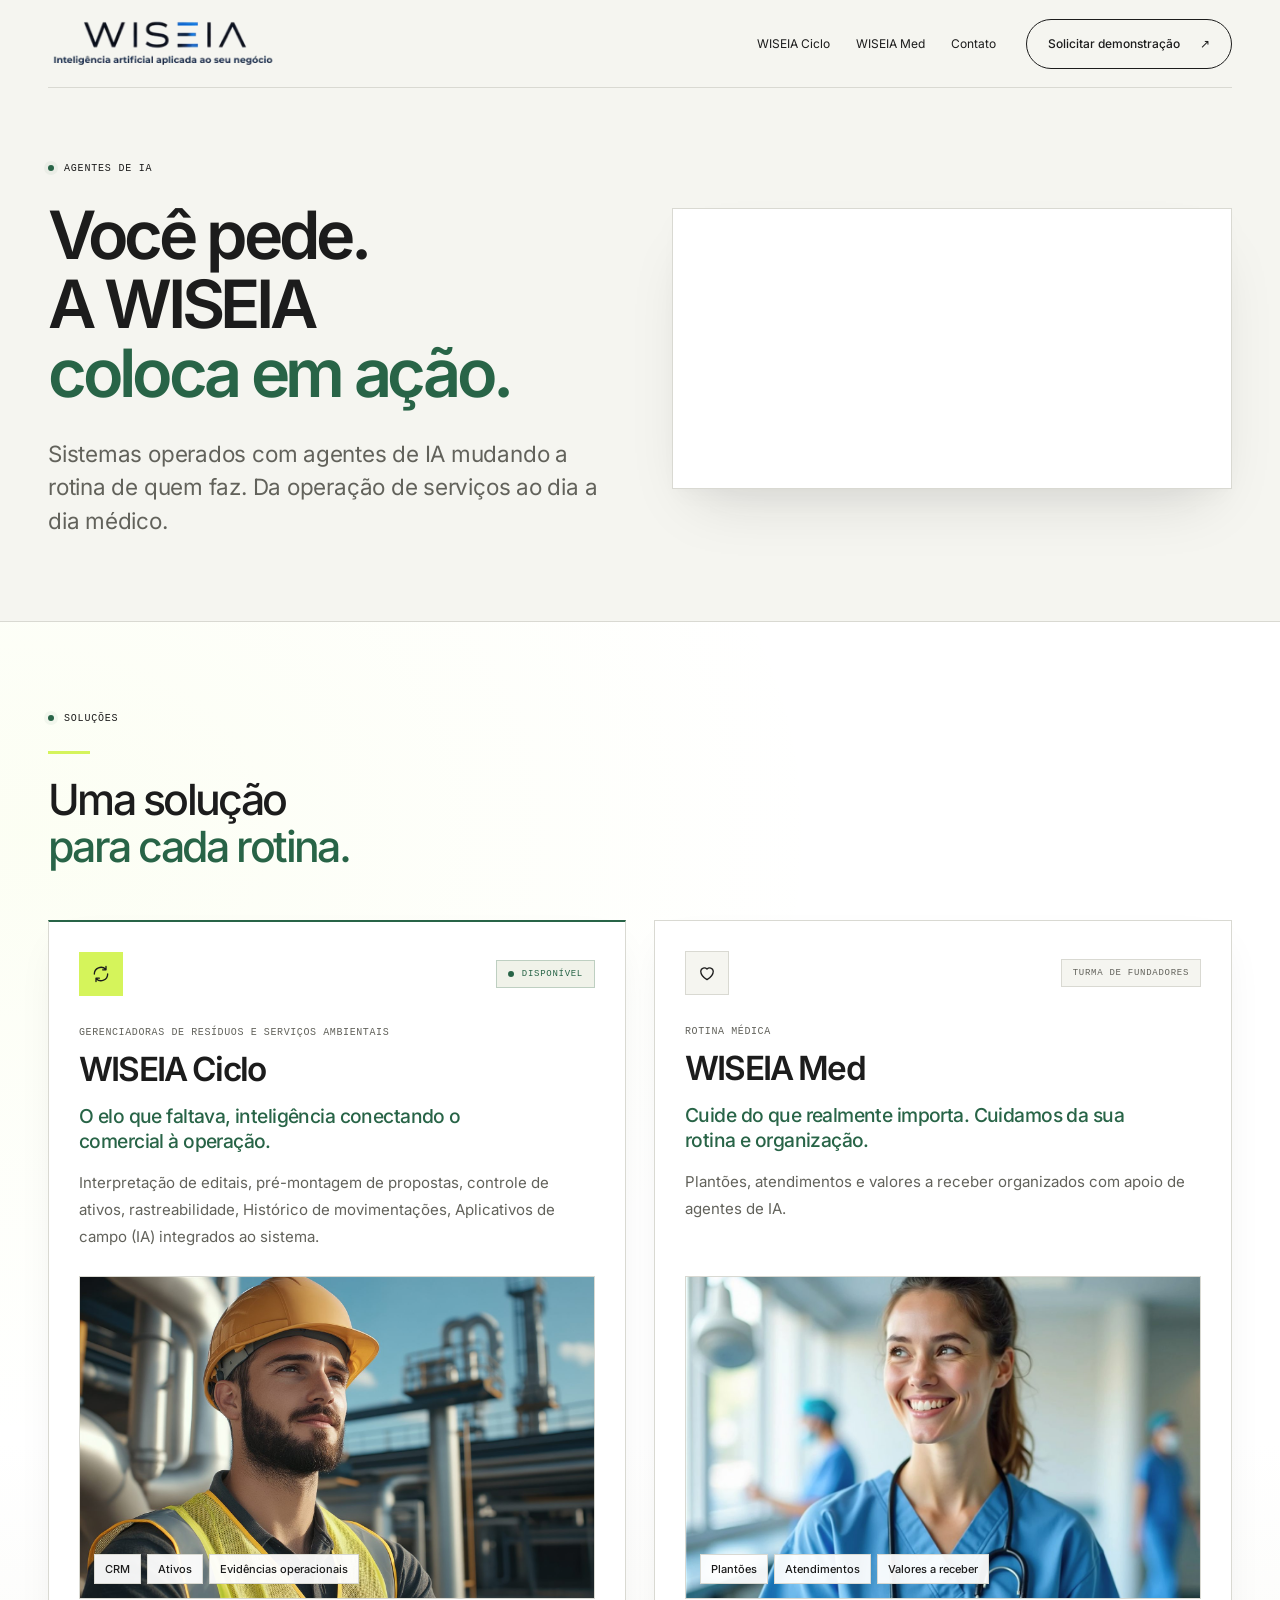
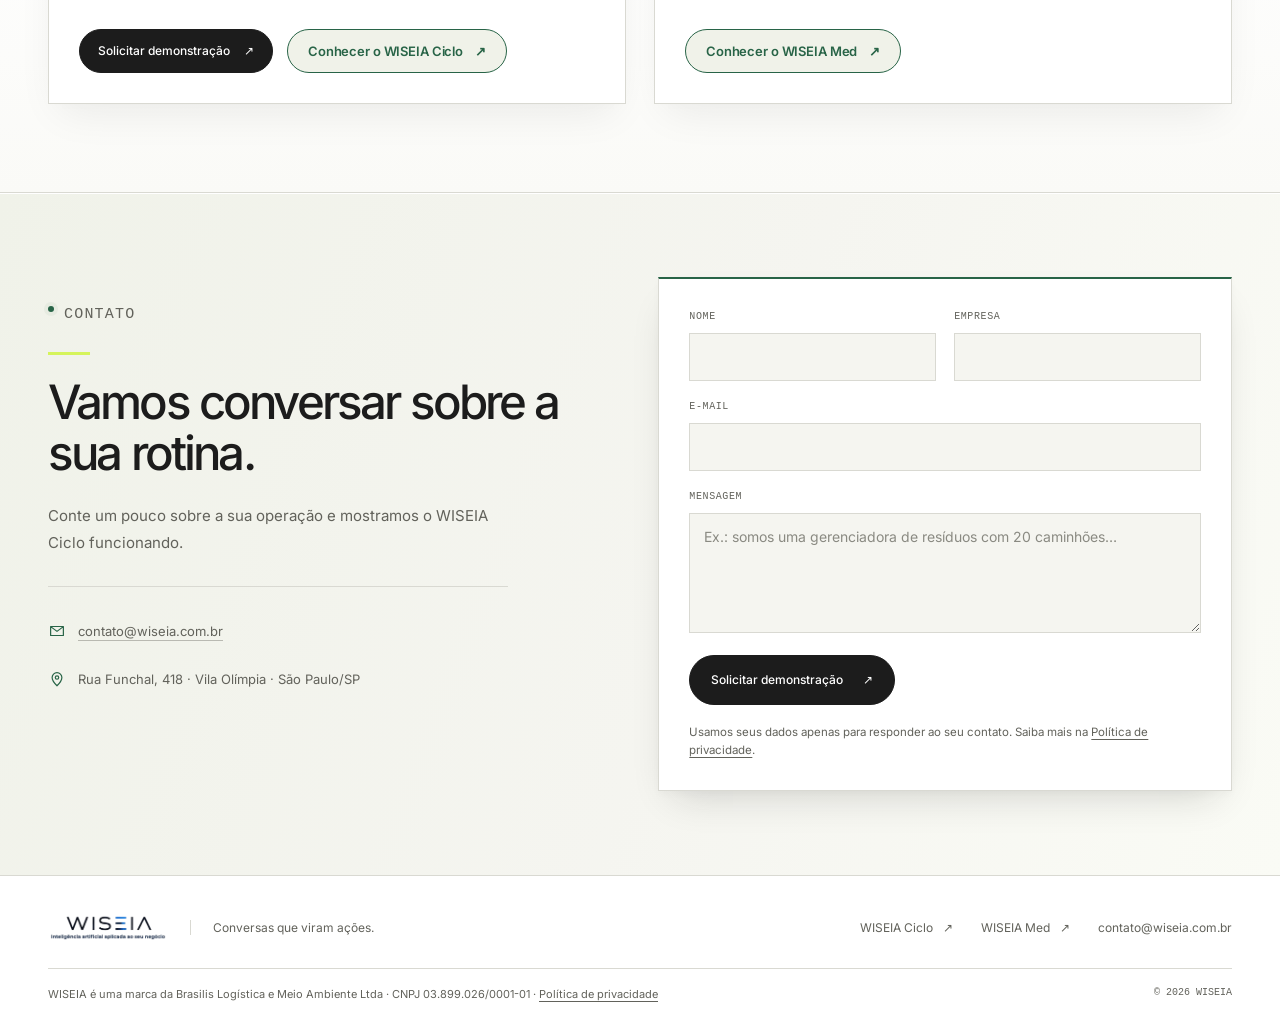
<file: index.html>
<!doctype html>
<html lang="pt-BR">
<head>
  <meta charset="utf-8">
  <meta name="viewport" content="width=device-width, initial-scale=1">
  <meta name="description" content="WISEIA transforma conversas em ações com agentes de IA. WISEIA Ciclo para gerenciadoras de resíduos e serviços ambientais. WISEIA Med para a rotina médica.">
  <meta name="theme-color" content="#f5f5f0">
  <title>WISEIA — Conversas que viram ações</title>
  <link rel="canonical" href="https://wiseia.com.br/">
  <link rel="icon" href="favicon.ico" sizes="any">
  <link rel="icon" type="image/png" sizes="32x32" href="assets/logos/favicon-32.png">
  <link rel="apple-touch-icon" href="assets/logos/apple-touch-icon.png">
  <meta property="og:type" content="website">
  <meta property="og:locale" content="pt_BR">
  <meta property="og:site_name" content="WISEIA">
  <meta property="og:url" content="https://wiseia.com.br/">
  <meta property="og:title" content="WISEIA — Você pede. A WISEIA coloca em ação.">
  <meta property="og:description" content="Sistemas operados com agentes de IA. WISEIA Ciclo para gerenciadoras de resíduos e serviços ambientais e WISEIA Med para a rotina médica.">
  <meta property="og:image" content="https://wiseia.com.br/assets/imagens/compartilhar-wiseia.jpg">
  <meta property="og:image:width" content="1200">
  <meta property="og:image:height" content="630">
  <meta property="og:image:alt" content="WISEIA: Você pede. A WISEIA coloca em ação.">
  <meta name="twitter:card" content="summary_large_image">
  <script type="application/ld+json">{"@context":"https://schema.org","@type":"Organization","name":"WISEIA","url":"https://wiseia.com.br/","logo":"https://wiseia.com.br/assets/logos/icone-512.png","email":"contato@wiseia.com.br","parentOrganization":{"@type":"Organization","name":"Brasilis Logística e Meio Ambiente Ltda","taxID":"03.899.026/0001-01"},"address":{"@type":"PostalAddress","streetAddress":"Rua Funchal, 418","addressLocality":"São Paulo","addressRegion":"SP","addressCountry":"BR"}}</script>
  <link rel="stylesheet" href="wiseia.css?v=4">
</head>
<body>
  <a class="skip" href="#conteudo">Pular para o conteúdo</a>

  <!-- Ícones -->
  <svg width="0" height="0" style="position:absolute" aria-hidden="true">
    <symbol id="i-cycle" viewBox="0 0 24 24"><path d="M20 12a8 8 0 01-13.7 5.6M4 12a8 8 0 0113.7-5.6M18 3v4h-4M6 21v-4h4" fill="none" stroke="currentColor" stroke-width="1.6" stroke-linecap="round" stroke-linejoin="round"/></symbol>
    <symbol id="i-heart" viewBox="0 0 24 24"><path d="M12 20s-7.5-4.6-7.5-10.2A4.3 4.3 0 0112 7.3a4.3 4.3 0 017.5 2.5C19.5 15.4 12 20 12 20z" fill="none" stroke="currentColor" stroke-width="1.6" stroke-linejoin="round"/></symbol>
    <symbol id="i-mail" viewBox="0 0 24 24"><path d="M3.5 6h17v12h-17z M4 6.5l8 6 8-6" fill="none" stroke="currentColor" stroke-width="1.6" stroke-linejoin="round"/></symbol>
    <symbol id="i-pin" viewBox="0 0 24 24"><path d="M12 21s-6.5-6.2-6.5-11a6.5 6.5 0 0113 0c0 4.8-6.5 11-6.5 11z" fill="none" stroke="currentColor" stroke-width="1.6"/><circle cx="12" cy="10" r="2.3" fill="none" stroke="currentColor" stroke-width="1.6"/></symbol>
  </svg>

  <header class="header wrap">
    <a class="brand" href="#topo" aria-label="WISEIA, início">
      <img src="assets/logos/wiseia-logo.png" alt="WISEIA" width="500" height="126">
    </a>
    <nav aria-label="Navegação principal">
      <div class="nav-links">
        <a href="#ciclo">WISEIA Ciclo</a>
        <a href="#med">WISEIA Med</a>
        <a href="#contato">Contato</a>
      </div>
      <a class="button button-outline header-contact" href="#contato" data-interest="WISEIA Ciclo">Solicitar demonstração <span aria-hidden="true">↗</span></a>
    </nav>
  </header>

  <main id="conteudo">
    <!-- Hero -->
    <section class="hero wrap" id="topo" aria-labelledby="hero-title">
      <div class="copy">
        <p class="eyebrow"><span aria-hidden="true"></span>AGENTES DE IA</p>
        <h1 id="hero-title">Você pede.<br>A WISEIA <span>coloca em ação.</span></h1>
        <p class="lead">Sistemas operados com agentes de IA mudando a rotina de quem faz. Da operação de serviços ao dia a dia médico.</p>
      </div>

      <div class="hero-media">
        <video class="hero-video" src="assets/videos/wiseia-profissionais-hero.mp4?v=2" autoplay muted loop playsinline preload="auto" aria-hidden="true" data-hero-video></video>
      </div>
    </section>

    <!-- Soluções -->
    <section class="section solutions" id="solucoes" aria-labelledby="solucoes-title">
      <div class="wrap">
        <header class="section-head" data-reveal>
          <p class="eyebrow"><span aria-hidden="true"></span>SOLUÇÕES</p>
          <h2 class="bar-title" id="solucoes-title">Uma solução <span>para cada rotina.</span></h2>
        </header>

        <div class="solution-grid">
          <!-- WISEIA Ciclo -->
          <article class="solution solution--ciclo" id="ciclo" aria-labelledby="ciclo-title" data-reveal>
            <div class="solution-head">
              <span class="solution-icon"><svg class="icon" aria-hidden="true"><use href="#i-cycle"/></svg></span>
              <span class="badge badge-live"><span class="live-dot" aria-hidden="true"></span>DISPONÍVEL</span>
            </div>
            <p class="solution-who">GERENCIADORAS DE RESÍDUOS E SERVIÇOS AMBIENTAIS</p>
            <h3 id="ciclo-title">WISEIA Ciclo</h3>
            <p class="solution-quote">O elo que faltava, inteligência conectando o comercial à operação.</p>
            <p class="solution-desc">Interpretação de editais, pré-montagem de propostas, controle de ativos, rastreabilidade, Histórico de movimentações, Aplicativos de campo (IA) integrados ao sistema.</p>

            <figure class="med-photo">
              <img src="assets/imagens/engenheiro-1800.jpg" alt="Engenheiro com capacete amarelo e colete de segurança em uma instalação industrial." width="1800" height="1009" loading="lazy" decoding="async">
              <figcaption class="med-chips" aria-hidden="true">
                <span>CRM</span><span>Ativos</span><span>Evidências operacionais</span>
              </figcaption>
            </figure>

            <div class="solution-foot">
              <a class="button button-primary" href="#contato" data-interest="WISEIA Ciclo">Solicitar demonstração <span aria-hidden="true">↗</span></a>
              <a class="text-link" href="/ciclo/">Conhecer o WISEIA Ciclo <span aria-hidden="true">↗</span></a>
            </div>
          </article>

          <!-- WISEIA Med -->
          <article class="solution solution--med" id="med" aria-labelledby="med-title" data-reveal>
            <div class="solution-head">
              <span class="solution-icon"><svg class="icon" aria-hidden="true"><use href="#i-heart"/></svg></span>
              <span class="badge">TURMA DE FUNDADORES</span>
            </div>
            <p class="solution-who">ROTINA MÉDICA</p>
            <h3 id="med-title">WISEIA Med</h3>
            <p class="solution-quote">Cuide do que realmente importa. Cuidamos da sua rotina e organização.</p>
            <p class="solution-desc">Plantões, atendimentos e valores a receber organizados com apoio de agentes de IA.</p>

            <figure class="med-photo">
              <img src="assets/imagens/medica-1200.jpg" alt="Médica com uniforme azul e estetoscópio em um ambiente hospitalar." width="1200" height="1200" loading="lazy" decoding="async">
              <figcaption class="med-chips" aria-hidden="true">
                <span>Plantões</span><span>Atendimentos</span><span>Valores a receber</span>
              </figcaption>
            </figure>

            <div class="solution-foot">
              <a class="text-link" href="/med/">Conhecer o WISEIA Med <span aria-hidden="true">↗</span></a>
            </div>
          </article>
        </div>
      </div>
    </section>

    <!-- Contato -->
    <section class="contact" id="contato" aria-labelledby="contato-title">
      <div class="wrap contact-layout">
        <div class="contact-copy" data-reveal>
          <p class="eyebrow"><span aria-hidden="true"></span>CONTATO</p>
          <h2 class="bar-title" id="contato-title">Vamos conversar sobre a sua rotina.</h2>
          <p>Conte um pouco sobre a sua operação e mostramos o WISEIA Ciclo funcionando.</p>
          <ul class="contact-info">
            <li><svg class="icon" aria-hidden="true"><use href="#i-mail"/></svg><a href="mailto:contato@wiseia.com.br">contato@wiseia.com.br</a></li>
            <li><svg class="icon" aria-hidden="true"><use href="#i-pin"/></svg><span>Rua Funchal, 418 · Vila Olímpia · São Paulo/SP</span></li>
          </ul>
        </div>

        <form class="form" data-contact-form data-to="contato@wiseia.com.br" data-key="c107f0f9-f183-4b1e-8f8e-6a01b3426666" novalidate data-reveal>
          <div class="form-row">
            <label class="field">
              <span class="field-label">Nome</span>
              <input type="text" name="nome" autocomplete="name" required>
            </label>
            <label class="field">
              <span class="field-label">Empresa</span>
              <input type="text" name="empresa" autocomplete="organization">
            </label>
          </div>
          <label class="field">
            <span class="field-label">E-mail</span>
            <input type="email" name="email" autocomplete="email" required>
          </label>
          <label class="field">
            <span class="field-label">Mensagem</span>
            <textarea name="mensagem" rows="4" placeholder="Ex.: somos uma gerenciadora de resíduos com 20 caminhões…"></textarea>
          </label>
          <input type="hidden" name="interesse" value="WISEIA Ciclo">
          <input type="checkbox" name="botcheck" class="form-trap" tabindex="-1" autocomplete="off" aria-hidden="true">
          <div class="form-foot">
            <button class="button button-primary" type="submit">Solicitar demonstração <span aria-hidden="true">↗</span></button>
            <p class="form-status" role="status" aria-live="polite" data-form-status></p>
          </div>
          <p class="form-privacy">Usamos seus dados apenas para responder ao seu contato. Saiba mais na <a href="/politica-de-privacidade.html">Política de privacidade</a>.</p>
        </form>
      </div>
    </section>
  </main>

  <footer class="footer">
    <div class="wrap">
      <div class="footer-layout">
        <div class="footer-brand">
          <img src="assets/logos/wiseia-logo.png" alt="WISEIA" width="500" height="126" loading="lazy">
          <span>Conversas que viram ações.</span>
        </div>
        <nav aria-label="Rodapé">
          <a href="/ciclo/">WISEIA Ciclo <span aria-hidden="true">↗</span></a>
          <a href="/med/">WISEIA Med <span aria-hidden="true">↗</span></a>
          <a href="mailto:contato@wiseia.com.br">contato@wiseia.com.br</a>
        </nav>
      </div>
      <div class="footer-bar">
        <p>WISEIA é uma marca da Brasilis Logística e Meio Ambiente Ltda · CNPJ 03.899.026/0001-01 · <a href="/politica-de-privacidade.html">Política de privacidade</a></p>
        <p class="mono">© <span data-year>2026</span> WISEIA</p>
      </div>
    </div>
  </footer>

  <script src="wiseia.js?v=3" defer></script>
<!-- Cloudflare Web Analytics --><script type='module' src='https://static.cloudflareinsights.com/beacon.min.js' data-cf-beacon='{"token": "6eb1d3464fc44dba87d9fbd7f056f14d"}'></script><!-- End Cloudflare Web Analytics -->
</body>
</html>
</file>
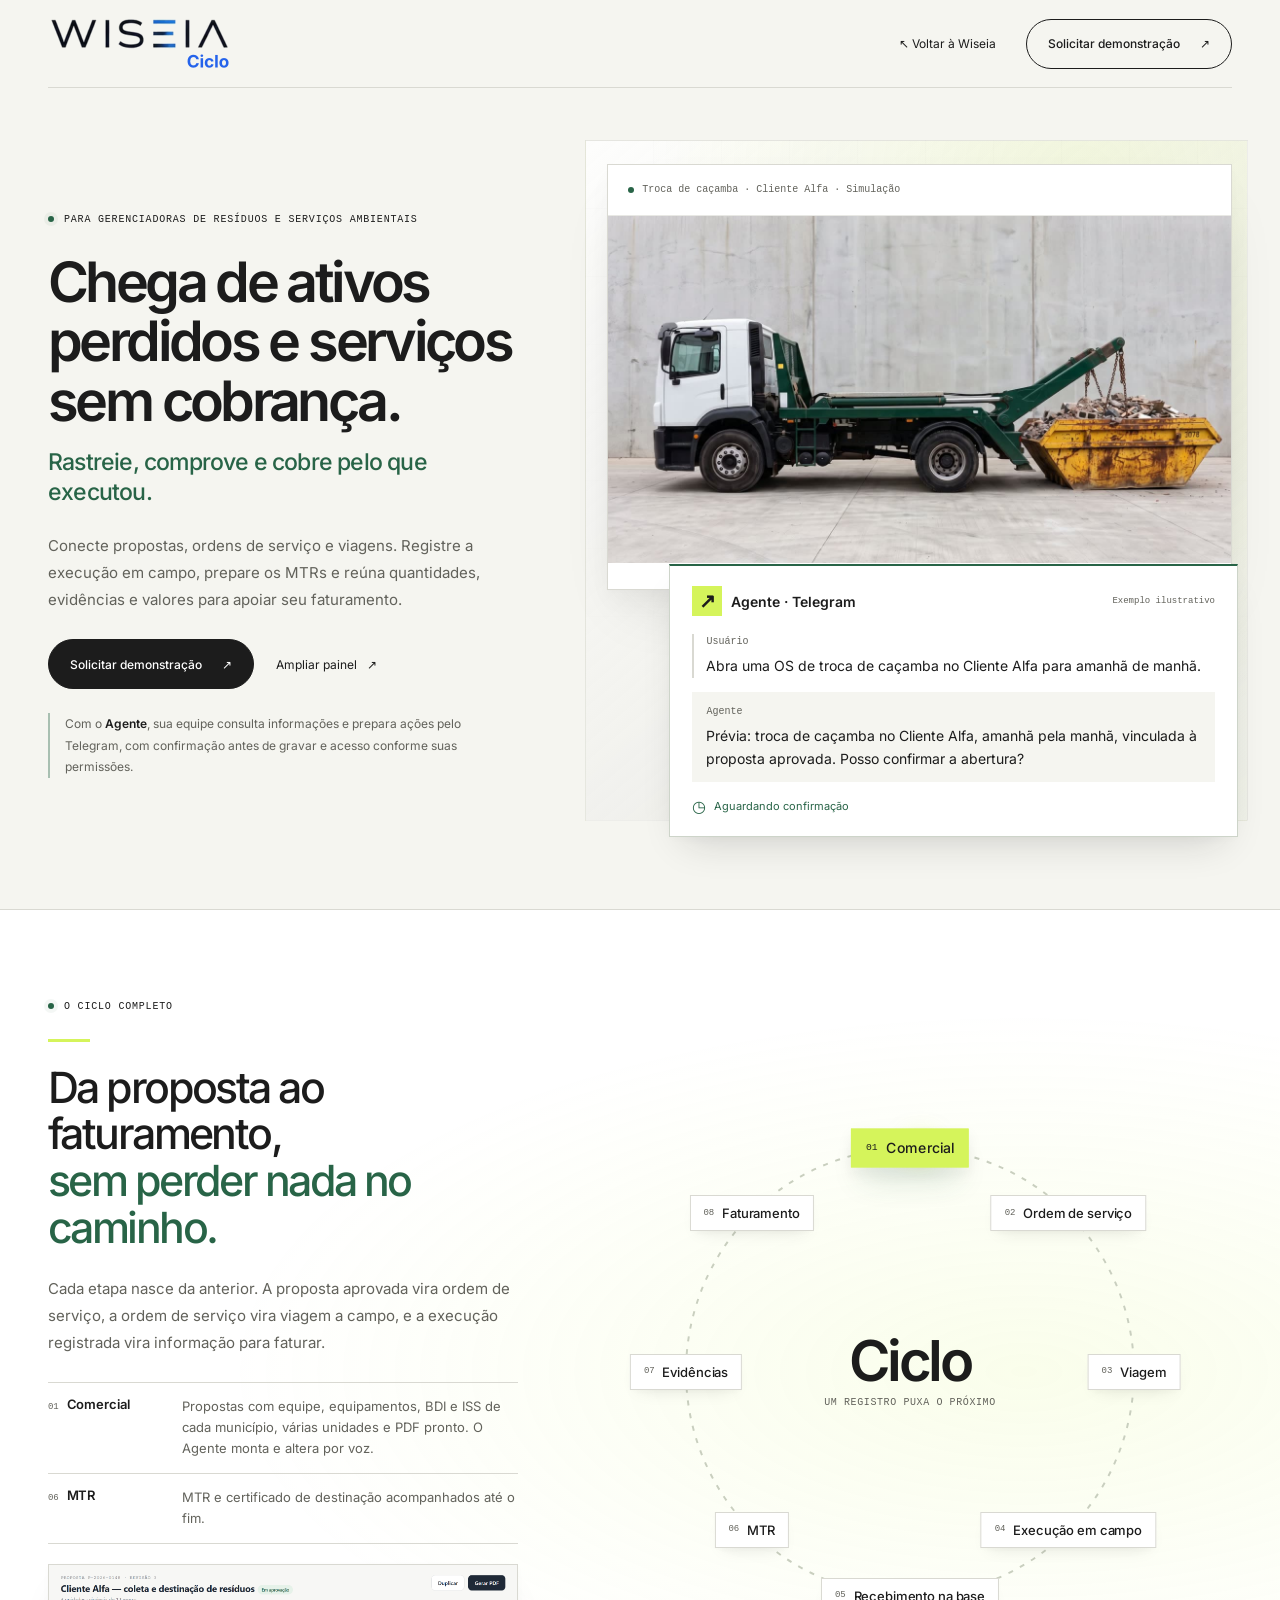
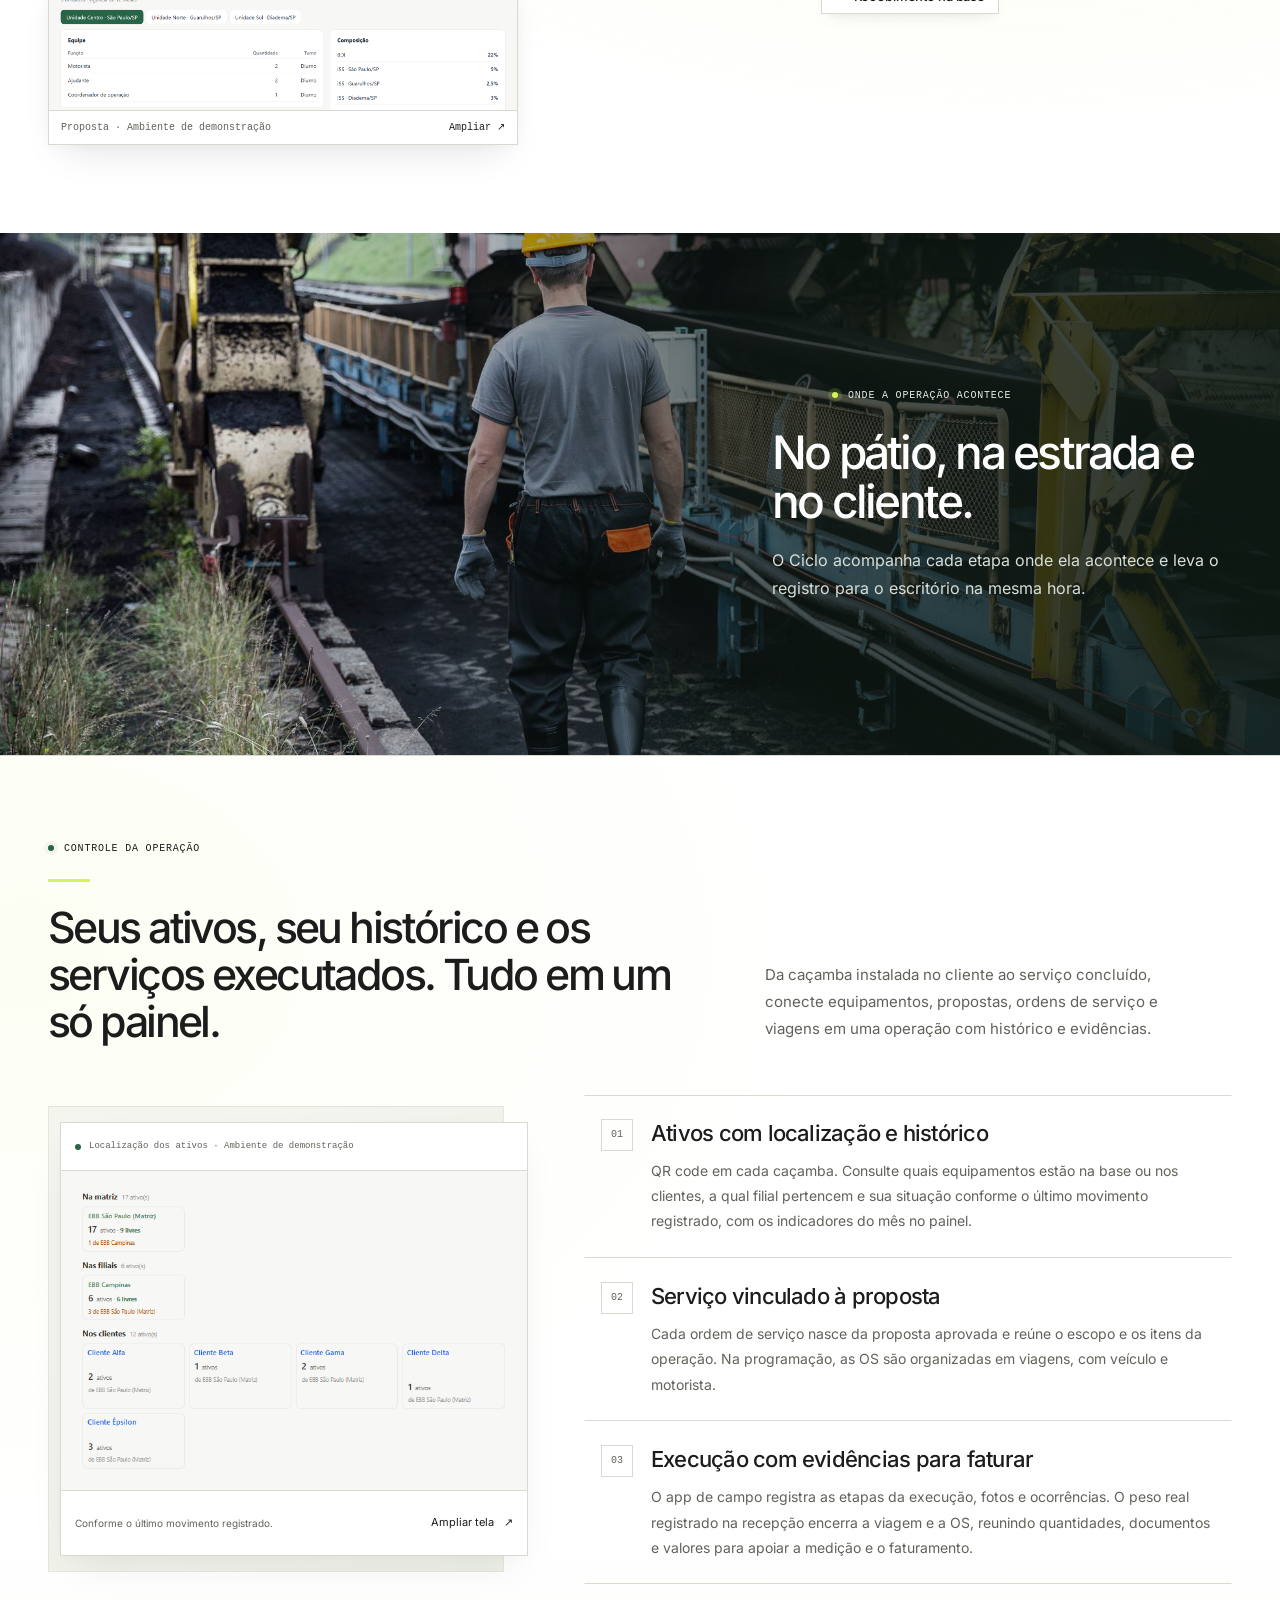
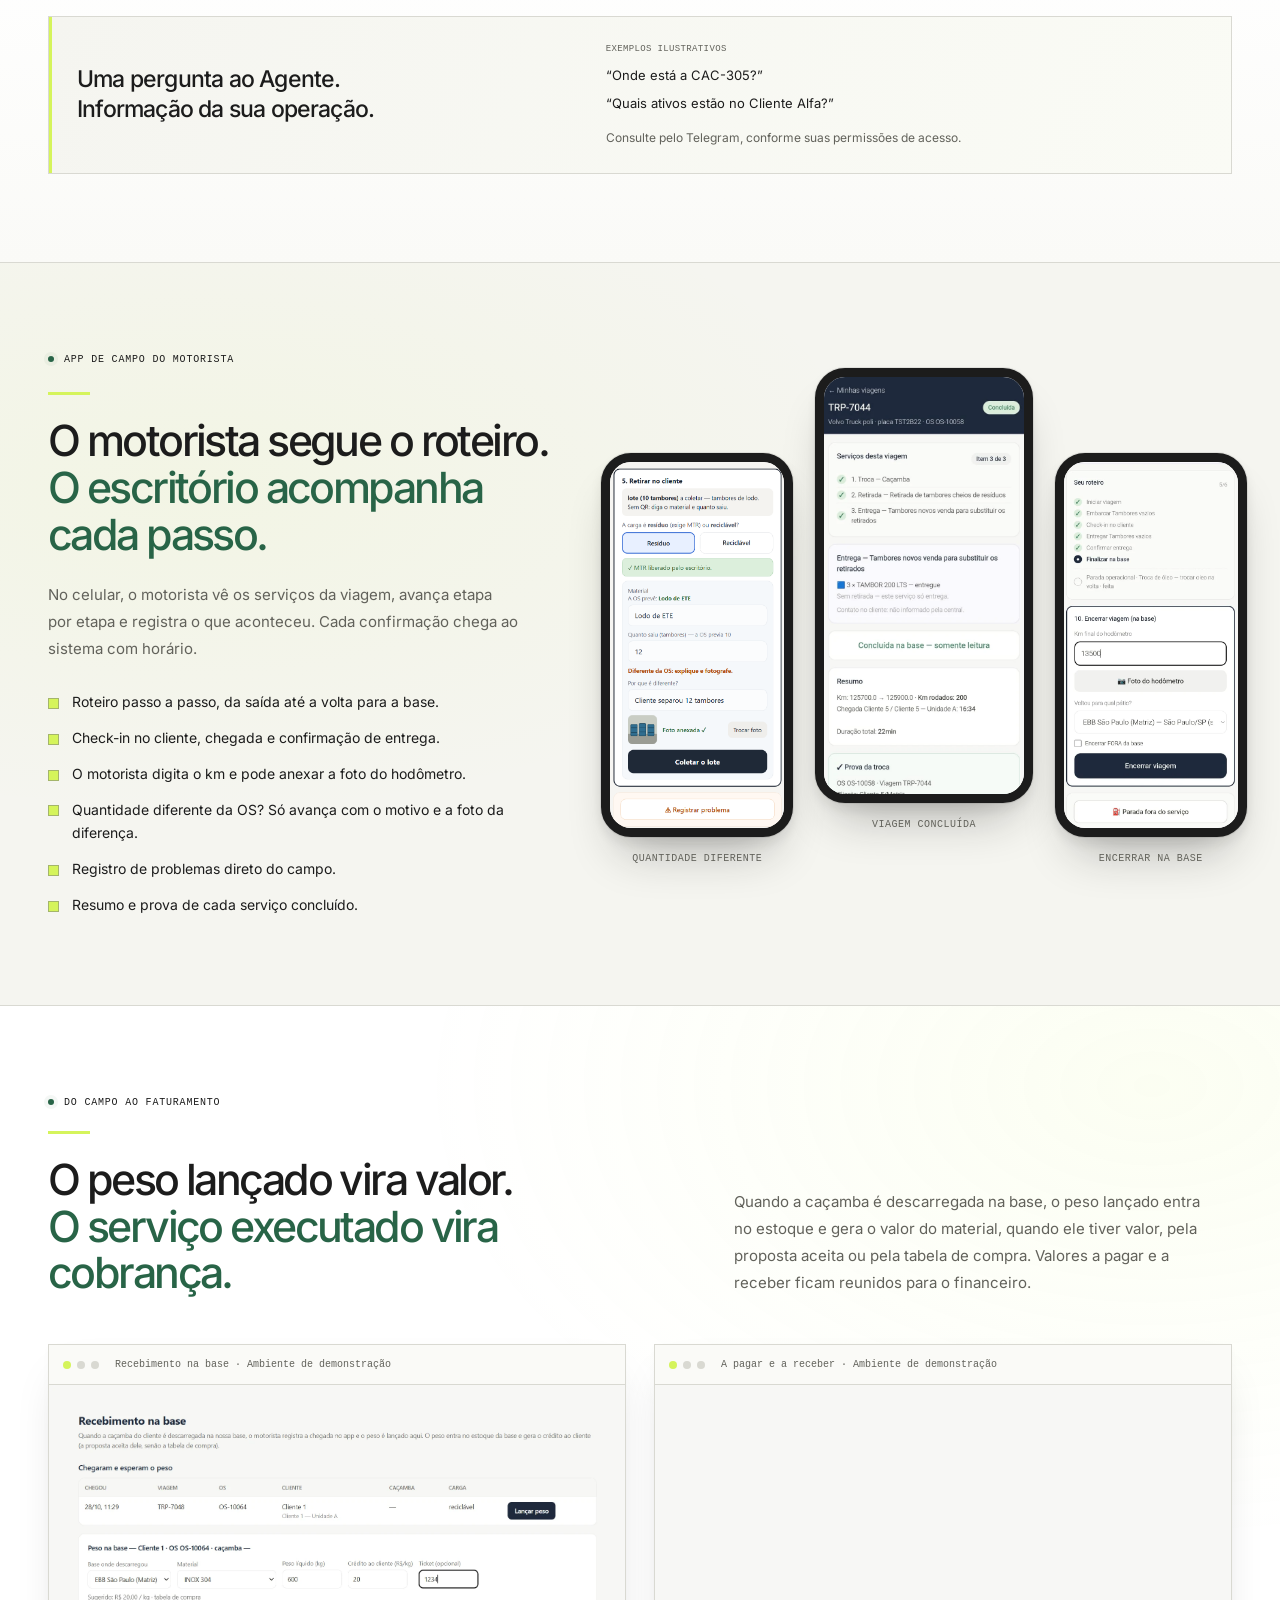
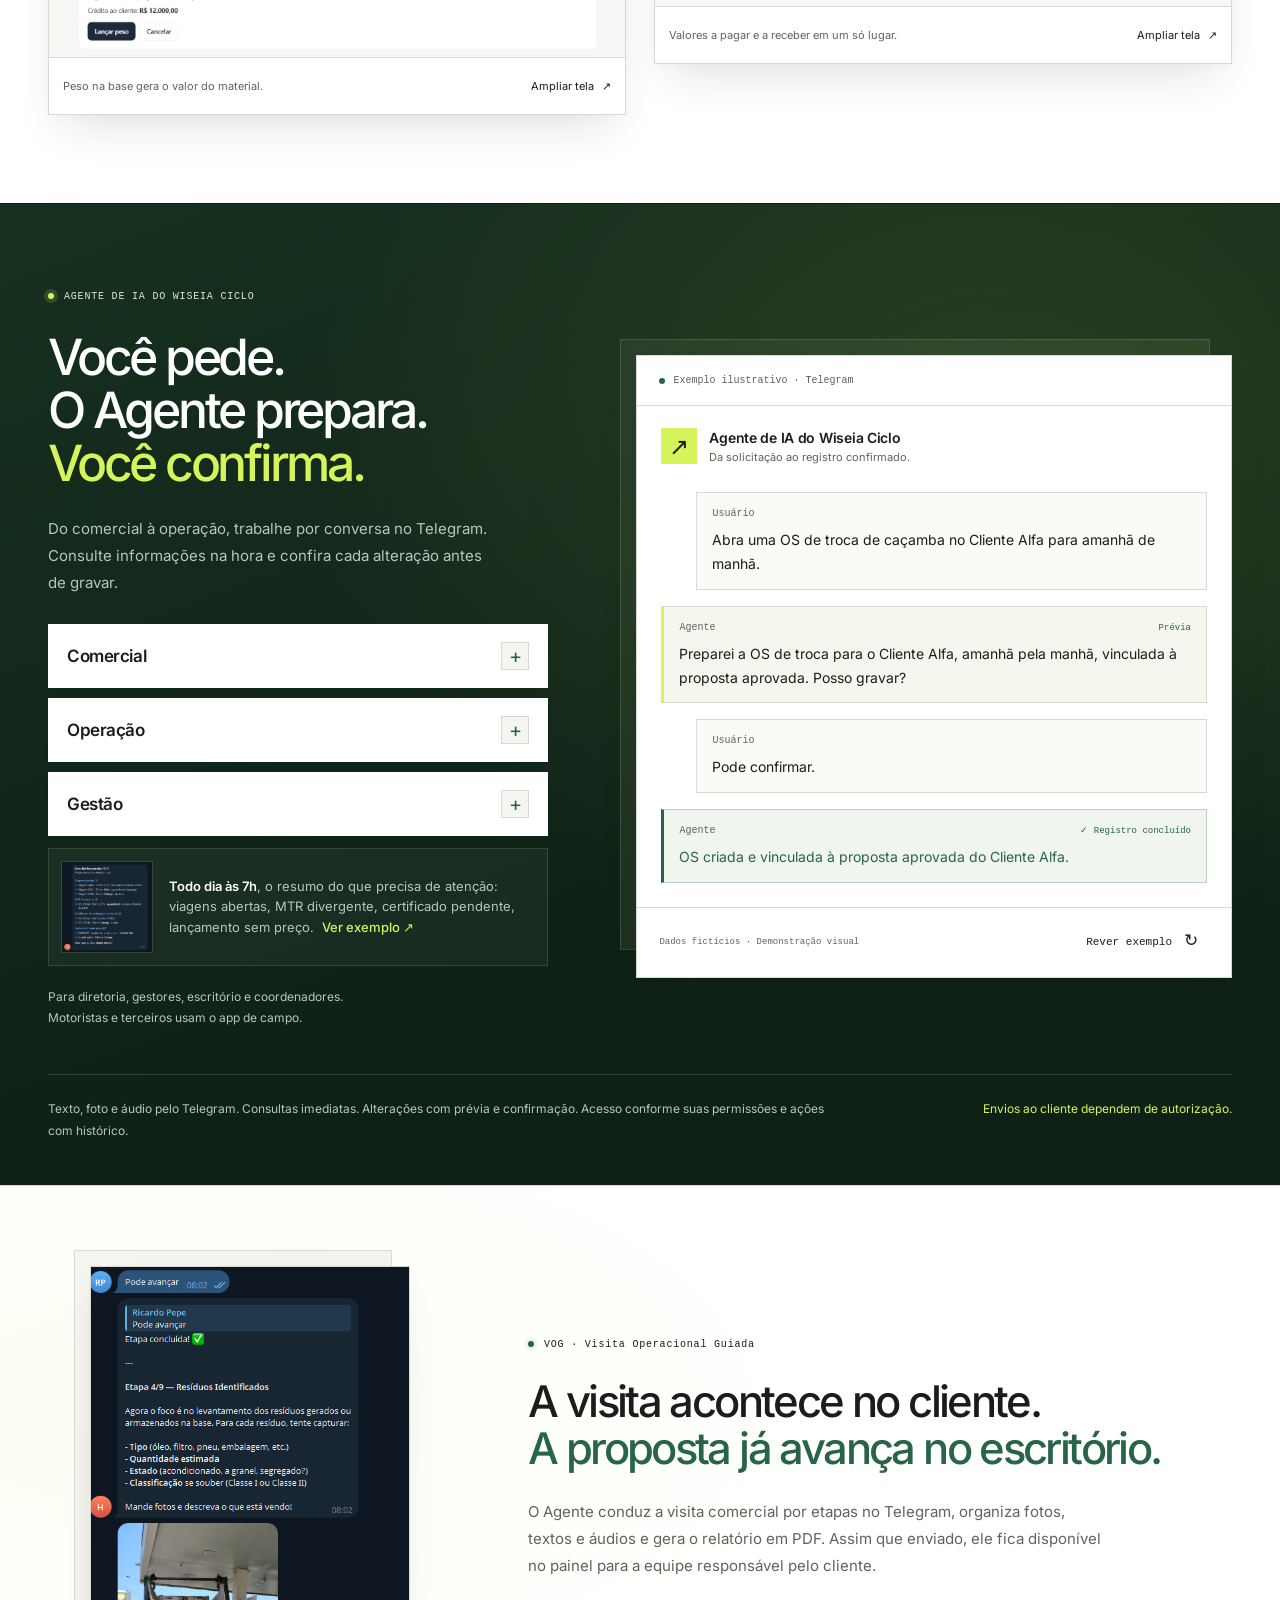
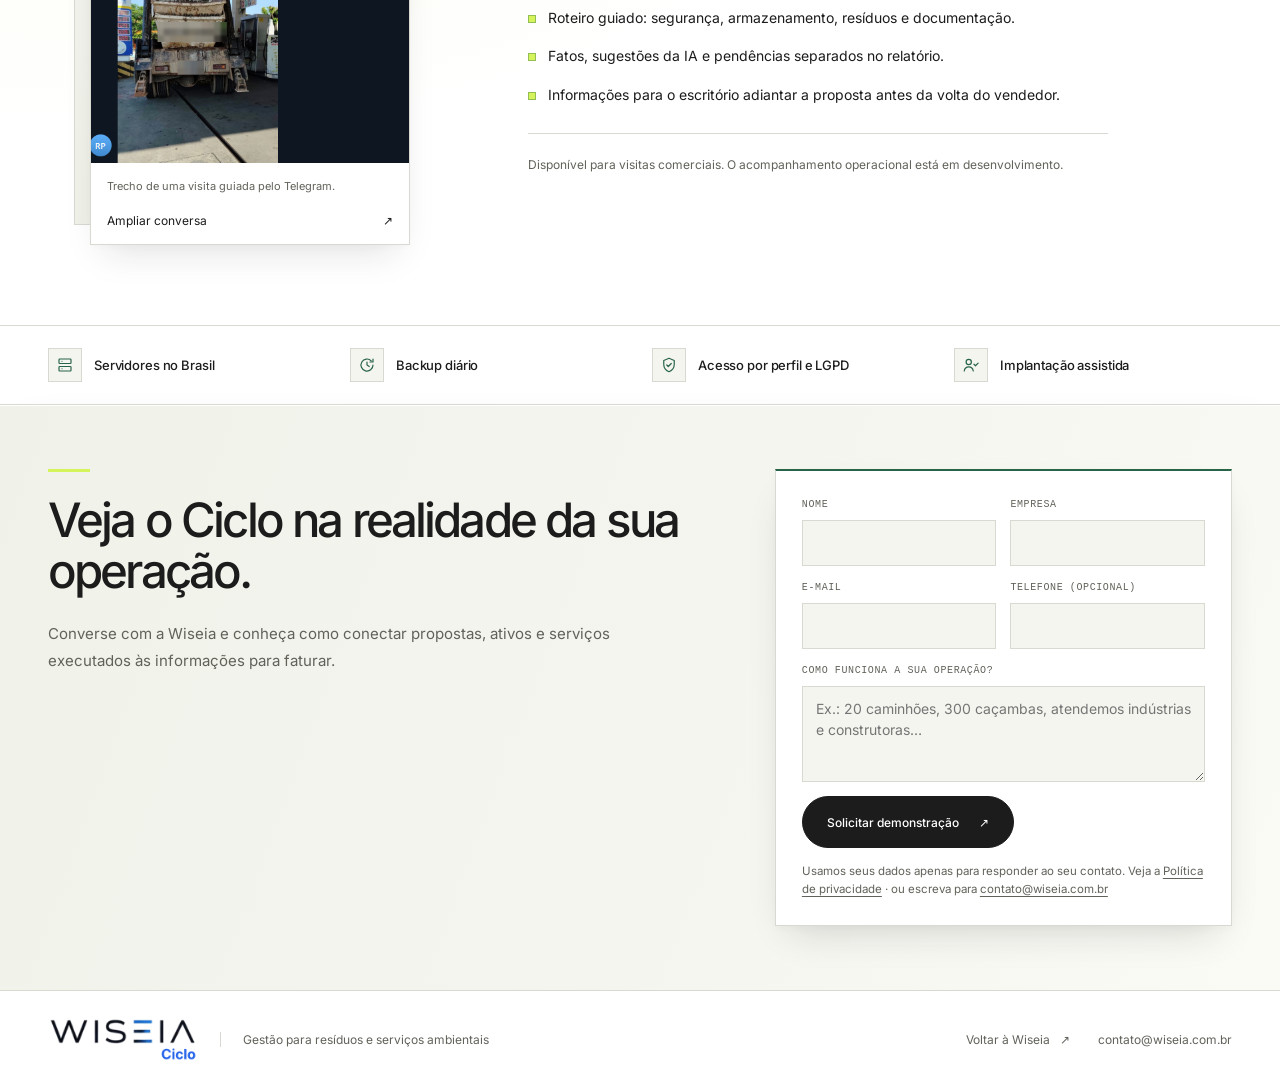
<file: ciclo/index.html>
<!doctype html>
<html lang="pt-BR">
<head>
  <meta charset="utf-8">
  <meta name="viewport" content="width=device-width, initial-scale=1">
  <meta name="theme-color" content="#f5f5f0">
  <meta name="description" content="WISEIA Ciclo: gestão para gerenciadoras de resíduos e serviços ambientais. Conecte propostas, ordens de serviço, viagens e evidências da execução em campo.">
  <title>WISEIA Ciclo — Opere, comprove e prepare seu faturamento</title>
  <link rel="canonical" href="https://wiseia.com.br/ciclo/">
  <link rel="icon" href="../favicon.ico" sizes="any">
  <link rel="icon" type="image/png" sizes="32x32" href="../assets/logos/favicon-32.png">
  <link rel="apple-touch-icon" href="../assets/logos/apple-touch-icon.png">
  <meta property="og:type" content="website">
  <meta property="og:locale" content="pt_BR">
  <meta property="og:site_name" content="WISEIA">
  <meta property="og:url" content="https://wiseia.com.br/ciclo/">
  <meta property="og:title" content="WISEIA Ciclo — Chega de ativos perdidos e serviços sem cobrança">
  <meta property="og:description" content="Gestão para gerenciadoras de resíduos e serviços ambientais: propostas, ordens de serviço, viagens, ativos e evidências da execução para apoiar o faturamento.">
  <meta property="og:image" content="https://wiseia.com.br/ciclo/assets/compartilhar-ciclo.jpg">
  <meta property="og:image:width" content="1200">
  <meta property="og:image:height" content="630">
  <meta property="og:image:alt" content="WISEIA Ciclo: chega de ativos perdidos e serviços sem cobrança.">
  <meta name="twitter:card" content="summary_large_image">
  <link rel="stylesheet" href="ciclo.css?v=7">
</head>
<body>
  <a class="skip" href="#conteudo">Pular para o conteúdo</a>
  <header class="header wrap">
    <a class="brand" href="/" aria-label="WISEIA Ciclo — voltar à Wiseia">
      <span class="logo logo-ciclo"><img src="assets/wiseia-ciclo-logo-transparente.png" alt="WISEIA Ciclo" width="368" height="110"></span>
    </a>
    <nav aria-label="Navegação principal">
      <a class="back" href="/"><span aria-hidden="true">↖</span> Voltar à Wiseia</a>
      <a class="button button-outline header-contact" href="#contato">Solicitar demonstração <span aria-hidden="true">↗</span></a>
    </nav>
  </header>
  <main id="conteudo">
    <section class="hero wrap" aria-labelledby="hero-title">
      <div class="copy">
        <p class="eyebrow"><span aria-hidden="true"></span>PARA GERENCIADORAS DE RESÍDUOS E SERVIÇOS AMBIENTAIS</p>
        <h1 id="hero-title">Chega de ativos perdidos e serviços sem cobrança.</h1>
        <p class="hero-complement">Rastreie, comprove e cobre pelo que executou.</p>
        <p class="lead">Conecte propostas, ordens de serviço e viagens. Registre a execução em campo, prepare os MTRs e reúna quantidades, evidências e valores para apoiar seu faturamento.</p>
        <div class="actions">
          <a class="button button-primary" href="#contato">Solicitar demonstração <span aria-hidden="true">↗</span></a>
          <a class="panel-link" href="../assets/raw_files/wiseia-ciclo-painel-operacional.png?v=2" data-open-panel aria-haspopup="dialog" aria-controls="panel-dialog">Ampliar painel <span aria-hidden="true">↗</span></a>
        </div>
        <p class="hermes">Com o <strong>Agente</strong>, sua equipe consulta informações e prepara ações pelo Telegram, com confirmação antes de gravar e acesso conforme suas permissões.</p>
      </div>
      <div class="visual">
        <div class="product-scene">
        <figure class="swap-card">
          <figcaption><span class="live-dot" aria-hidden="true"></span> Troca de caçamba · Cliente Alfa · Simulação</figcaption>
          <div class="swap-video" data-swap-video>
            <video src="assets/retirada-cacamba.mp4?v=2" poster="assets/retirada-cacamba-poster.jpg" muted loop playsinline autoplay preload="auto" aria-label="Simulação em vídeo: os braços do caminhão poliguindaste colocam a caçamba cheia de entulho sobre a carroceria, o caminhão sai e, em seguida, uma caçamba vazia aparece instalada no cliente."></video>
            <span class="swap-vtag vtag-os" aria-hidden="true"><i></i>OS-10064 · retirada de caçamba</span>
            <span class="swap-vtag vtag-ok" aria-hidden="true">✓ CAC-302 retirada · 09:14</span>
            <span class="swap-vtag vtag-ok vtag-in" aria-hidden="true">✓ CAC-305 instalada · 09:20</span>
          </div>
          <svg class="swap-scene" viewBox="0 0 640 380" role="img" aria-labelledby="swap-title">
            <title id="swap-title">Ilustração animada: um caminhão poliguindaste chega com uma caçamba vazia, a caçamba vazia sobe e gira no ar, a caçamba cheia do cliente sobe sem inclinar e é colocada no caminhão, a vazia fica instalada no Cliente Alfa e o caminhão leva a cheia para a base.</title>
            <defs>
              <!-- materiais -->
              <linearGradient id="g-cac" x1="0" y1="0" x2="0" y2="1"><stop offset="0" stop-color="#f58a3a"/><stop offset=".45" stop-color="#e66a1f"/><stop offset="1" stop-color="#b9490c"/></linearGradient>
              <linearGradient id="g-cab" x1="0" y1="0" x2="1" y2="0"><stop offset="0" stop-color="#d9dee2"/><stop offset=".25" stop-color="#f7f8f9"/><stop offset=".8" stop-color="#ffffff"/><stop offset="1" stop-color="#dfe4e7"/></linearGradient>
              <linearGradient id="g-cab-v" x1="0" y1="0" x2="0" y2="1"><stop offset="0" stop-color="#ffffff" stop-opacity="0"/><stop offset=".7" stop-color="#000" stop-opacity="0"/><stop offset="1" stop-color="#000" stop-opacity=".12"/></linearGradient>
              <linearGradient id="g-glass" x1="0" y1="0" x2="1" y2="1"><stop offset="0" stop-color="#526a77"/><stop offset=".38" stop-color="#22313a"/><stop offset=".46" stop-color="#6f8996"/><stop offset=".52" stop-color="#26353e"/><stop offset="1" stop-color="#151f25"/></linearGradient>
              <linearGradient id="g-green" x1="0" y1="0" x2="0" y2="1"><stop offset="0" stop-color="#43996a"/><stop offset=".5" stop-color="#2f7a4f"/><stop offset="1" stop-color="#1f5737"/></linearGradient>
              <linearGradient id="g-arm" x1="0" y1="0" x2="1" y2="0"><stop offset="0" stop-color="#2a6c47"/><stop offset=".45" stop-color="#47a06f"/><stop offset="1" stop-color="#215a3b"/></linearGradient>
              <linearGradient id="g-chrome" x1="0" y1="0" x2="0" y2="1"><stop offset="0" stop-color="#f6f8f9"/><stop offset=".3" stop-color="#b6bec4"/><stop offset=".5" stop-color="#eef2f4"/><stop offset=".75" stop-color="#9aa3a9"/><stop offset="1" stop-color="#5f686e"/></linearGradient>
              <linearGradient id="g-dark" x1="0" y1="0" x2="0" y2="1"><stop offset="0" stop-color="#3b4249"/><stop offset="1" stop-color="#181b1e"/></linearGradient>
              <linearGradient id="g-under" x1="0" y1="0" x2="0" y2="1"><stop offset="0" stop-color="#000" stop-opacity=".55"/><stop offset="1" stop-color="#000" stop-opacity="0"/></linearGradient>
              <radialGradient id="g-rim" cx=".42" cy=".38" r=".7"><stop offset="0" stop-color="#f3f5f6"/><stop offset=".55" stop-color="#bcc3c8"/><stop offset="1" stop-color="#7c858b"/></radialGradient>
              <radialGradient id="g-tire"><stop offset=".6" stop-color="#2a2d31"/><stop offset=".92" stop-color="#151719"/><stop offset="1" stop-color="#0c0d0e"/></radialGradient>
              <radialGradient id="g-lamp" cx=".35" cy=".35" r=".8"><stop offset="0" stop-color="#ffffff"/><stop offset=".6" stop-color="#dfe7ee"/><stop offset="1" stop-color="#8e9aa3"/></radialGradient>
              <pattern id="p-zebra" width="6" height="6" patternUnits="userSpaceOnUse" patternTransform="rotate(45)"><rect width="3" height="6" fill="#d7262b"/><rect x="3" width="3" height="6" fill="#ffffff"/></pattern>
              <!-- textura de tinta gasta -->
              <filter id="f-grain" x="0" y="0" width="100%" height="100%">
                <feTurbulence type="fractalNoise" baseFrequency="0.9" numOctaves="2" seed="7" result="n"/>
                <feColorMatrix in="n" type="matrix" values="0 0 0 0 0  0 0 0 0 0  0 0 0 0 0  0 0 0 0.22 0" result="na"/>
                <feComposite in="na" in2="SourceGraphic" operator="in" result="nm"/>
                <feBlend in="SourceGraphic" in2="nm" mode="multiply"/>
              </filter>

              <!-- caçamba estacionária (vista lateral) -->
              <g id="cac-body">
                <path d="M2 4 H128 L116 56 H14 Z" fill="url(#g-cac)" stroke="#7a3208" stroke-width="1.1" stroke-linejoin="round" filter="url(#f-grain)"/>
                <path d="M116 56 H14 L12.4 49 H117.6 Z" fill="#000" opacity=".16"/>
                <path d="M3.5 6 L15 54" stroke="#000" stroke-width="2" opacity=".12"/>
                <path d="M126.5 6 L115 54" stroke="#000" stroke-width="2" opacity=".12"/>
                <path d="M44 8 L46 54 M86 8 L84 54" stroke="#c14f10" stroke-width="3.2"/>
                <path d="M44.9 8 L46.9 54 M86.9 8 L84.9 54" stroke="#ffa565" stroke-width=".8" opacity=".75"/>
                <path d="M28 22 C29 31 27 38 29 47 M63 21 C64 29 62 37 64 45 M101 22 C100 30 102 38 100 46" stroke="#6b2a07" stroke-width="1.6" opacity=".22" fill="none"/>
                <ellipse cx="72" cy="36" rx="9" ry="5" fill="#000" opacity=".06"/>
                <ellipse cx="70" cy="34.5" rx="7" ry="3" fill="#fff" opacity=".07"/>
                <rect x="13" y="25" width="12" height="15" fill="url(#p-zebra)" stroke="#7a3208" stroke-width=".6"/>
                <rect x="105" y="25" width="12" height="15" fill="url(#p-zebra)" stroke="#7a3208" stroke-width=".6"/>
                <path d="M5 17 H125" stroke="#a9440b" stroke-width="5"/>
                <path d="M5 15 H125" stroke="#ffa565" stroke-width=".9" opacity=".8"/>
                <path d="M5 19.4 H125" stroke="#000" stroke-width=".8" opacity=".2"/>
                <rect x="-8" y="13" width="11" height="8" rx="2.5" fill="#4f2207"/>
                <rect x="127" y="13" width="11" height="8" rx="2.5" fill="#4f2207"/>
                <circle cx="-2.5" cy="17" r="1.6" fill="#9a5a34"/>
                <circle cx="132.5" cy="17" r="1.6" fill="#9a5a34"/>
                <rect x="-3" y="-3" width="136" height="9" rx="1.5" fill="#d65d17" stroke="#7a3208" stroke-width="1.1"/>
                <path d="M-1 -1.2 H131" stroke="#ffb57e" stroke-width="1" opacity=".8"/>
                <path d="M-2 4.6 H132" stroke="#000" stroke-width=".9" opacity=".2"/>
                <rect x="22" y="55" width="16" height="4" rx="1" fill="#3f1b05"/>
                <rect x="92" y="55" width="16" height="4" rx="1" fill="#3f1b05"/>
              </g>
              <g id="cac-load" stroke="#5f574d" stroke-width=".8" stroke-linejoin="round">
                <path d="M3 -2 L9 -10 L19 -13 L26 -5 L24 -2Z" fill="#9d9384"/>
                <path d="M17 -2 L23 -14 L35 -19 L44 -10 L40 -2Z" fill="#c9bfae"/>
                <path d="M35 -2 L41 -15 L53 -23 L63 -13 L59 -2Z" fill="#b8ad9c"/>
                <path d="M51 -9 L57 -21 L69 -25 L77 -15 L71 -7Z" fill="#9a5a3c"/>
                <path d="M57 -2 L65 -13 L79 -17 L87 -7 L83 -2Z" fill="#a7a7a1"/>
                <path d="M77 -5 L85 -19 L97 -22 L103 -11 L97 -3Z" fill="#c9bfae"/>
                <path d="M83 -2 L91 -10 L105 -14 L113 -5 L109 -2Z" fill="#9d9384"/>
                <path d="M103 -2 L109 -11 L119 -12 L127 -2Z" fill="#b8ad9c"/>
                <path d="M27 -11 L33 -17 L40 -15 L37 -9Z" fill="#7d7468"/>
                <path d="M89 -15 L95 -20 L101 -17 L97 -12Z" fill="#a8603f"/>
                <path d="M62 -18 L66 -22 L72 -20 L69 -16Z" fill="#7d7468"/>
                <path d="M46 -6 L49 -9 L53 -7 L51 -4Z" fill="#6f665b"/>
              </g>

              <!-- roda: pneu com banda, flanco, aro, porcas -->
              <g id="wheel">
                <circle r="25" fill="url(#g-tire)"/>
                <circle r="24" fill="none" stroke="#33373c" stroke-width="2.2" stroke-dasharray="2.4 1.8"/>
                <circle r="19.5" fill="none" stroke="#3a3e43" stroke-width=".7"/>
                <circle r="15" fill="url(#g-rim)"/>
                <circle r="15" fill="none" stroke="#545c62" stroke-width="1.1"/>
                <circle r="11.5" fill="none" stroke="#8d969c" stroke-width=".8"/>
                <g fill="#4d5459"><circle cx="8" cy="0" r="1.4"/><circle cx="5.66" cy="5.66" r="1.4"/><circle cx="0" cy="8" r="1.4"/><circle cx="-5.66" cy="5.66" r="1.4"/><circle cx="-8" cy="0" r="1.4"/><circle cx="-5.66" cy="-5.66" r="1.4"/><circle cx="0" cy="-8" r="1.4"/><circle cx="5.66" cy="-5.66" r="1.4"/></g>
                <circle r="4.8" fill="#8a9298"/><circle r="2.1" fill="#2a2f34"/>
              </g>
            </defs>

            <!-- chão, estrada e marcação do cliente -->
            <path class="swap-road" d="M0 300 H640"/>
            <path class="swap-lane" d="M0 322 H640"/>
            <g class="swap-pin" transform="translate(470 344)">
              <path d="M0 -14 c-6 0 -10 4.5 -10 10 c0 7 10 16 10 16 s10 -9 10 -16 c0 -5.5 -4 -10 -10 -10z" fill="#286447"/>
              <circle cy="-4" r="3.4" fill="#d5f45b"/>
              <text x="16" y="1">Cliente Alfa</text>
            </g>
            <ellipse class="swap-spot" cx="470" cy="301" rx="74" ry="6"/>
            <ellipse class="swap-ring" cx="470" cy="300" rx="80" ry="14"/>

            <!-- caçamba G: começa cheia no cliente e vai para o caminhão -->
            <g class="cac cac-g">
              <use href="#cac-load" class="cac-mound" transform="translate(405 244)"/>
              <use href="#cac-body" transform="translate(405 244)"/>
              <text class="cac-id" x="470" y="282">CAC-302</text>
            </g>

            <!-- caminhão poliguindaste: chassi, cabine e rodas -->
            <g class="truck">
              <ellipse cx="152" cy="301" rx="152" ry="4.5" fill="#1c1c1c" opacity=".2"/>
              <rect x="8" y="254" width="286" height="32" fill="url(#g-under)" opacity=".55"/>
              <!-- longarina e plataforma -->
              <rect x="4" y="246" width="296" height="10" rx="1.5" fill="url(#g-dark)"/>
              <path d="M4 247.2 H300" stroke="#59616a" stroke-width=".8"/>
              <rect x="4" y="236" width="238" height="10.5" rx="1" fill="url(#g-green)" stroke="#173f29" stroke-width=".8"/>
              <path d="M5 237 H241" stroke="#7fcc9f" stroke-width=".8" opacity=".7"/>
              <g fill="#d7262b"><rect x="26" y="240" width="5" height="2.6"/><rect x="66" y="240" width="5" height="2.6"/><rect x="106" y="240" width="5" height="2.6"/><rect x="146" y="240" width="5" height="2.6"/><rect x="186" y="240" width="5" height="2.6"/><rect x="226" y="240" width="5" height="2.6"/></g>
              <g fill="#ffffff"><rect x="31" y="240" width="5" height="2.6"/><rect x="71" y="240" width="5" height="2.6"/><rect x="111" y="240" width="5" height="2.6"/><rect x="151" y="240" width="5" height="2.6"/><rect x="191" y="240" width="5" height="2.6"/><rect x="231" y="240" width="5" height="2.6"/></g>
              <!-- traseira: lanterna e pé estabilizador -->
              <rect x="1" y="237" width="5" height="11" rx="1.2" fill="#c81e24"/>
              <rect x="1.8" y="238.5" width="3.4" height="3" rx=".8" fill="#ff8a8f" opacity=".7"/>
              <path d="M13 252 L22 252 L12 293 L5 293 Z" fill="url(#g-arm)" stroke="#173f29" stroke-width=".8"/>
              <rect x="0" y="292" width="17" height="4.5" rx="1.2" fill="#24282c"/>
              <!-- tanque de ar, tanque de combustível e bateria -->
              <rect x="116" y="257" width="30" height="10" rx="5" fill="url(#g-chrome)" opacity=".85"/>
              <rect x="150" y="257" width="46" height="24" rx="10" fill="url(#g-chrome)" stroke="#6a7378" stroke-width=".8"/>
              <path d="M156 258 V280 M190 258 V280" stroke="#3b4248" stroke-width="2.2"/>
              <rect x="166" y="255" width="7" height="3" rx="1" fill="#5d666c"/>
              <rect x="200" y="257" width="27" height="27" rx="2" fill="url(#g-dark)"/>
              <path d="M200 261 H227" stroke="#59616a" stroke-width=".8"/>
              <!-- protetor lateral -->
              <g fill="url(#g-green)" stroke="#173f29" stroke-width=".5">
                <rect x="112" y="262" width="118" height="3.6" rx="1.8"/>
                <rect x="112" y="279" width="118" height="3.6" rx="1.8"/>
                <rect x="113" y="255" width="3.4" height="29" rx="1"/>
                <rect x="146" y="255" width="3.4" height="29" rx="1"/>
                <rect x="196" y="255" width="3.4" height="29" rx="1"/>
              </g>
              <g fill="#d7262b"><circle cx="130" cy="263.8" r="1.1"/><circle cx="172" cy="263.8" r="1.1"/><circle cx="214" cy="263.8" r="1.1"/></g>
              <!-- cavalete atrás da cabine -->
              <path d="M232 238 L233.5 190 H240.5 L241 238 Z" fill="url(#g-arm)" stroke="#173f29" stroke-width=".8"/>
              <path d="M231 190 H243" stroke="#173f29" stroke-width="3" stroke-linecap="round"/>
              <!-- cabine (cara-chata) -->
              <path d="M244 290 V275 A27 27 0 0 1 298 275 V290 Z" fill="#0f1113"/>
              <path d="M241 288 V184 Q241 174 252 174 H283 Q291 174 292 182 L295 240 Q297 252 296 264 V288 Z" fill="url(#g-cab)" stroke="#8a9298" stroke-width=".9" stroke-linejoin="round"/>
              <path d="M241 288 V184 Q241 174 252 174 H283 Q291 174 292 182 L295 240 Q297 252 296 264 V288 Z" fill="url(#g-cab-v)"/>
              <path d="M241 186 Q241 174 252 174 H283 Q291 174 292 182 L292.3 186 Z" fill="#c9d0d5" opacity=".8"/>
              <path d="M244 176 H289" stroke="#fff" stroke-width="1" opacity=".9"/>
              <circle cx="287" cy="177.5" r="1.1" fill="#f59e0b"/><circle cx="282" cy="177.5" r="1.1" fill="#f59e0b"/>
              <rect x="247" y="185" width="9" height="22" rx="1.6" fill="url(#g-glass)" stroke="#27333a" stroke-width=".7"/>
              <path d="M260 182 H285 Q288 182 288.4 186 L290 226 H260 Z" fill="url(#g-glass)" stroke="#27333a" stroke-width="1"/>
              <path d="M268 182 H274 L263 226 H260 V214 Z" fill="#fff" opacity=".12"/>
              <path d="M257 180 V262 Q257 266 261 266 H290" fill="none" stroke="#aeb6bb" stroke-width="1"/>
              <rect x="261" y="231" width="8" height="2.2" rx="1" fill="#59626a"/>
              <rect x="268" y="238" width="13" height="8" rx=".8" fill="#ffffff" stroke="#c1c8cd" stroke-width=".5"/>
              <path d="M270 240.5 H279 M270 242.5 H277 M270 244.5 H278" stroke="#7d868c" stroke-width=".5"/>
              <rect x="268" y="248" width="8" height="5" rx=".6" fill="#e6efff" stroke="#c1c8cd" stroke-width=".4"/>
              <path d="M292 182 L295 240 Q297 252 296 264 H293.5 L291 186 Z" fill="#000" opacity=".07"/>
              <path d="M241 266 H296 V288 H241 Z" fill="url(#g-dark)"/>
              <path d="M241 266.5 H296" stroke="#66737d" stroke-width=".8"/>
              <path d="M293 244 H296 M293 247 H296.4 M293 250 H296.6" stroke="#9aa3a9" stroke-width=".7"/>
              <rect x="290" y="252" width="6.5" height="8" rx="2" fill="url(#g-lamp)" stroke="#7d878e" stroke-width=".5"/>
              <rect x="290" y="261" width="6.5" height="3" rx="1" fill="#f59e0b"/>
              <rect x="292" y="268" width="6.5" height="20" rx="2" fill="#24292e"/>
              <rect x="247" y="279" width="12" height="2.6" rx=".8" fill="#a7afb4"/>
              <path d="M292 190 H301.5 V223" fill="none" stroke="#24292e" stroke-width="2.2" stroke-linejoin="round"/>
              <rect x="298.2" y="194" width="6.4" height="24" rx="2.2" fill="url(#g-dark)"/>
              <rect x="299.2" y="220.5" width="5" height="6" rx="1.5" fill="url(#g-dark)"/>
              <!-- rodas (eixo traseiro duplo + dianteiro) -->
              <g class="wheel" style="transform-origin:32px 275px"><use href="#wheel" x="32" y="275"/></g>
              <g class="wheel" style="transform-origin:86px 275px"><use href="#wheel" x="86" y="275"/></g>
              <g class="wheel" style="transform-origin:271px 275px"><use href="#wheel" x="271" y="275"/></g>
              <!-- para-lamas por cima das rodas -->
              <path d="M5 262 Q5 246 24 246 H94 Q113 246 113 262" fill="none" stroke="#1b1e21" stroke-width="4.2" stroke-linecap="round"/>
              <path d="M241 277 A30 30 0 0 1 300 277" fill="none" stroke="#1b1e21" stroke-width="3.6"/>
            </g>

            <!-- caçamba T: chega vazia no caminhão e fica instalada no cliente -->
            <g class="cac cac-t">
              <use href="#cac-load" class="cac-mound" transform="translate(105 178)"/>
              <use href="#cac-body" transform="translate(105 178)"/>
              <text class="cac-id" x="170" y="216">CAC-305</text>
            </g>

            <!-- braços do poliguindaste: ficam por fora da caçamba -->
            <g class="truck">
              <path d="M110 239 L120 233 L60 149 L52 155 Z" fill="#1d4d33" opacity=".95"/>
              <path d="M125 245 L98 220" stroke="url(#g-dark)" stroke-width="6.5" stroke-linecap="round"/>
              <path d="M98 220 L72 197" stroke="url(#g-chrome)" stroke-width="3.4" stroke-linecap="round"/>
              <path d="M97.5 219 L72.5 197" stroke="#fff" stroke-width=".7" opacity=".7"/>
              <path d="M103.3 235.7 L96.7 240.3 L36.7 154.3 L43.3 149.7 Z" fill="url(#g-arm)" stroke="#173f29" stroke-width=".9" stroke-linejoin="round"/>
              <path d="M101 236 L41 151" stroke="#8fe0b2" stroke-width=".8" opacity=".55"/>
              <rect x="33" y="145" width="15" height="9" rx="2.5" fill="#215a3b" stroke="#173f29" stroke-width=".8"/>
              <circle cx="100" cy="238" r="4.2" fill="#24282c"/><circle cx="100" cy="238" r="1.6" fill="#9aa3a9"/>
              <circle cx="72" cy="197" r="2.2" fill="#24282c"/>
              <path d="M40.5 154 V176" stroke="#3a3f44" stroke-width="2.6" stroke-dasharray="2.6 1.6"/>
              <path d="M40.5 176 q0 5 4 5 q3 0 3 -3" fill="none" stroke="#3a3f44" stroke-width="2"/>
            </g>

            <!-- registros que aparecem ao longo da troca -->
            <g class="swap-tag tag-os" transform="translate(372 128)">
              <rect width="196" height="30" rx="4"/><circle cx="16" cy="15" r="4" class="tag-dot"/>
              <text x="28" y="19">OS-10064 · troca de caçamba</text>
            </g>
            <g class="swap-tag tag-ok" transform="translate(368 168)">
              <rect width="204" height="30" rx="4"/><text x="14" y="19">✓ CAC-305 instalada · 09:14</text>
            </g>
            <g class="swap-tag tag-out" transform="translate(300 150)">
              <rect width="214" height="30" rx="4"/><text x="14" y="19">CAC-302 retirada · rumo à base</text>
            </g>
          </svg>
        </figure>
        <aside class="hermes-card" aria-labelledby="hermes-title">
          <div class="hermes-head"><h2 id="hermes-title"><span class="hermes-icon" aria-hidden="true">↗</span> Agente · Telegram</h2><span class="example">Exemplo ilustrativo</span></div>
          <div class="conversation"><p class="user-message"><span>Usuário</span>Abra uma OS de troca de caçamba no Cliente Alfa para amanhã de manhã.</p>
          <div class="response-slot"><span class="preparing" aria-hidden="true"><i></i><i></i><i></i> Preparando prévia</span><p class="hermes-message"><span>Agente</span>Prévia: troca de caçamba no Cliente Alfa, amanhã pela manhã, vinculada à proposta aprovada. Posso confirmar a abertura?</p></div></div>
          <p class="confirmation"><span aria-hidden="true">◷</span> Aguardando confirmação</p>
        </aside>
        </div>
      </div>
    </section>
    <section class="cycle-section" aria-labelledby="cycle-title">
      <div class="wrap cycle-layout">
        <div class="cycle-copy" data-cx-reveal>
          <p class="eyebrow"><span aria-hidden="true"></span>O CICLO COMPLETO</p>
          <h2 id="cycle-title">Da proposta ao faturamento, <span>sem perder nada no caminho.</span></h2>
          <p class="cycle-description">Cada etapa nasce da anterior. A proposta aprovada vira ordem de serviço, a ordem de serviço vira viagem a campo, e a execução registrada vira informação para faturar.</p>
          <dl class="cycle-notes">
            <div><dt><span>01</span>Comercial</dt><dd>Propostas com equipe, equipamentos, BDI e ISS de cada município, várias unidades e PDF pronto. O Agente monta e altera por voz.</dd></div>
            <div><dt><span>06</span>MTR</dt><dd>MTR e certificado de destinação acompanhados até o fim.</dd></div>
          </dl>
          <a class="cycle-shot" href="assets/proposta-comercial.png" data-open-screen aria-haspopup="dialog" aria-controls="proposal-dialog" aria-label="Ampliar tela de proposta comercial"><img src="assets/proposta-comercial.png" alt="Proposta do Cliente Alfa com três unidades, equipe, equipamentos, BDI e ISS de cada município, botão Gerar PDF e uma alteração feita pelo Agente por áudio." width="1800" height="885" loading="lazy" decoding="async"><span>Proposta · Ambiente de demonstração <b>Ampliar ↗</b></span></a>
        </div>
        <div class="cycle-visual" data-cycle data-cx-reveal>
          <svg class="cycle-ring" viewBox="0 0 100 100" aria-hidden="true"><circle cx="50" cy="50" r="40"/></svg>
          <span class="cycle-runner" aria-hidden="true"><i></i></span>
          <div class="cycle-center" aria-hidden="true"><strong>Ciclo</strong><span>um registro puxa o próximo</span></div>
          <ol class="cycle-steps" aria-label="Etapas do Ciclo">
            <li style="--i:0"><span>01</span>Comercial</li>
            <li style="--i:1"><span>02</span>Ordem de serviço</li>
            <li style="--i:2"><span>03</span>Viagem</li>
            <li style="--i:3"><span>04</span>Execução em campo</li>
            <li style="--i:4"><span>05</span>Recebimento na base</li>
            <li style="--i:5"><span>06</span>MTR</li>
            <li style="--i:6"><span>07</span>Evidências</li>
            <li style="--i:7"><span>08</span>Faturamento</li>
          </ol>
        </div>
      </div>
    </section>
    <section class="field-band" aria-labelledby="field-band-title">
      <img src="assets/operacao-industrial-2000.jpg" alt="Operador de capacete amarelo caminhando ao lado de uma esteira industrial." width="2000" height="1333" loading="lazy" decoding="async">
      <div class="wrap field-band-copy" data-cx-reveal>
        <p class="eyebrow"><span aria-hidden="true"></span>ONDE A OPERAÇÃO ACONTECE</p>
        <h2 id="field-band-title">No pátio, na estrada e no cliente.</h2>
        <p>O Ciclo acompanha cada etapa onde ela acontece e leva o registro para o escritório na mesma hora.</p>
      </div>
    </section>
    <section class="operation" aria-labelledby="operation-title">
      <div class="wrap">
        <header class="operation-heading" data-operation-reveal>
          <div>
            <p class="eyebrow"><span aria-hidden="true"></span>CONTROLE DA OPERAÇÃO</p>
            <h2 id="operation-title">Seus ativos, seu histórico e os serviços executados. Tudo em um só painel.</h2>
          </div>
          <p class="operation-description">Da caçamba instalada no cliente ao serviço concluído, conecte equipamentos, propostas, ordens de serviço e viagens em uma operação com histórico e evidências.</p>
        </header>
        <div class="operation-columns">
          <figure class="assets-view" data-operation-reveal>
            <div class="assets-window">
              <figcaption><span class="live-dot" aria-hidden="true"></span>Localização dos ativos · Ambiente de demonstração</figcaption>
              <a class="assets-capture" href="../assets/raw_files/wiseia-ciclo-localizacao-ativos.png?v=2" data-open-screen aria-haspopup="dialog" aria-controls="assets-dialog" aria-label="Ampliar captura completa de localização dos ativos">
                <img src="assets/localizacao-ativos-grupos.png?v=2" alt="Recorte dos agrupamentos de equipamentos no ambiente de demonstração: na matriz, na filial e em cinco clientes." width="656" height="430" loading="lazy">
              </a>
              <div class="assets-toolbar"><span>Conforme o último movimento registrado.</span><a href="../assets/raw_files/wiseia-ciclo-localizacao-ativos.png?v=2" data-open-screen aria-haspopup="dialog" aria-controls="assets-dialog">Ampliar tela <span aria-hidden="true">↗</span></a></div>
            </div>
          </figure>
          <div class="operation-details">
            <ol class="operation-blocks">
              <li data-operation-reveal><span class="operation-number" aria-hidden="true">01</span><div><h3>Ativos com localização e histórico</h3><p>QR code em cada caçamba. Consulte quais equipamentos estão na base ou nos clientes, a qual filial pertencem e sua situação conforme o último movimento registrado, com os indicadores do mês no painel.</p></div></li>
              <li data-operation-reveal><span class="operation-number" aria-hidden="true">02</span><div><h3>Serviço vinculado à proposta</h3><p>Cada ordem de serviço nasce da proposta aprovada e reúne o escopo e os itens da operação. Na programação, as OS são organizadas em viagens, com veículo e motorista.</p></div></li>
              <li data-operation-reveal><span class="operation-number" aria-hidden="true">03</span><div><h3>Execução com evidências para faturar</h3><p>O app de campo registra as etapas da execução, fotos e ocorrências. O peso real registrado na recepção encerra a viagem e a OS, reunindo quantidades, documentos e valores para apoiar a medição e o faturamento.</p></div></li>
            </ol>
          </div>
            <aside class="operation-hermes" aria-labelledby="operation-hermes-title" data-operation-reveal>
              <h3 id="operation-hermes-title">Uma pergunta ao Agente.<br>Informação da sua operação.</h3>
              <p class="operation-example-label">Exemplos ilustrativos</p>
              <ul class="operation-questions"><li>“Onde está a CAC-305?”</li><li>“Quais ativos estão no Cliente Alfa?”</li></ul>
              <p class="operation-permissions">Consulte pelo Telegram, conforme suas permissões de acesso.</p>
            </aside>
        </div>
      </div>
    </section>
    <section class="app-section" aria-labelledby="app-title">
      <div class="wrap app-layout">
        <div class="app-copy" data-cx-reveal>
          <p class="eyebrow"><span aria-hidden="true"></span>APP DE CAMPO DO MOTORISTA</p>
          <h2 id="app-title">O motorista segue o roteiro. <span>O escritório acompanha cada passo.</span></h2>
          <p class="app-description">No celular, o motorista vê os serviços da viagem, avança etapa por etapa e registra o que aconteceu. Cada confirmação chega ao sistema com horário.</p>
          <ul class="app-points">
            <li>Roteiro passo a passo, da saída até a volta para a base.</li>
            <li>Check-in no cliente, chegada e confirmação de entrega.</li>
            <li>O motorista digita o km e pode anexar a foto do hodômetro.</li>
            <li>Quantidade diferente da OS? Só avança com o motivo e a foto da diferença.</li>
            <li>Registro de problemas direto do campo.</li>
            <li>Resumo e prova de cada serviço concluído.</li>
          </ul>
        </div>
        <div class="app-phones" data-cx-reveal>
          <figure class="phone phone-left"><div class="phone-screen"><img src="assets/app-quantidade-diferente.png" alt="App do motorista: a OS previa 10 tambores e saíram 12; o motorista escreve o motivo, anexa a foto da diferença e só então pode coletar o lote." width="610" height="1222" loading="lazy" decoding="async"></div><figcaption>Quantidade diferente</figcaption></figure>
          <figure class="phone phone-center"><div class="phone-screen"><img src="assets/app-viagem-concluida.webp" alt="App do motorista: viagem concluída com três serviços confirmados, resumo de quilometragem e prova da troca." width="610" height="1222" loading="lazy" decoding="async"></div><figcaption>Viagem concluída</figcaption></figure>
          <figure class="phone phone-right"><div class="phone-screen"><img src="assets/app-encerrar-viagem.webp" alt="App do motorista: encerrar viagem na base com km final do hodômetro, foto do hodômetro e escolha do pátio." width="610" height="1222" loading="lazy" decoding="async"></div><figcaption>Encerrar na base</figcaption></figure>
        </div>
      </div>
    </section>
    <section class="billing-section" aria-labelledby="billing-title">
      <div class="wrap billing-layout">
        <header class="billing-heading" data-cx-reveal>
          <p class="eyebrow"><span aria-hidden="true"></span>DO CAMPO AO FATURAMENTO</p>
          <h2 id="billing-title">O peso lançado vira valor. <span>O serviço executado vira cobrança.</span></h2>
          <p class="billing-description">Quando a caçamba é descarregada na base, o peso lançado entra no estoque e gera o valor do material, quando ele tiver valor, pela proposta aceita ou pela tabela de compra. Valores a pagar e a receber ficam reunidos para o financeiro.</p>
        </header>
        <div class="billing-screens">
          <figure class="browser" data-cx-reveal>
            <div class="browser-bar"><i></i><i></i><i></i><span>Recebimento na base · Ambiente de demonstração</span></div>
            <a class="browser-shot" href="assets/sistema-recebimento-base.webp" data-open-screen aria-haspopup="dialog" aria-controls="receiving-dialog" aria-label="Ampliar tela de recebimento na base"><img src="assets/sistema-recebimento-base.webp" alt="Tela Recebimento na base: caçamba que chegou aguardando peso e lançamento de 600 kg de INOX 304, gerando o valor do material." width="1567" height="740" loading="lazy" decoding="async"></a>
            <figcaption><span>Peso na base gera o valor do material.</span><a href="assets/sistema-recebimento-base.webp" data-open-screen aria-haspopup="dialog" aria-controls="receiving-dialog">Ampliar tela <span aria-hidden="true">↗</span></a></figcaption>
          </figure>
          <figure class="browser browser-offset" data-cx-reveal>
            <div class="browser-bar"><i></i><i></i><i></i><span>A pagar e a receber · Ambiente de demonstração</span></div>
            <a class="browser-shot" href="assets/wiseia-ciclo-apoio-financeiro.png?v=2" data-open-screen aria-haspopup="dialog" aria-controls="finance-dialog" aria-label="Ampliar tela de contas a pagar e a receber"><img src="assets/sistema-a-pagar-receber.webp?v=2" alt="Tela A pagar e a receber: totais a pagar e a receber e lançamentos por contraparte, material e situação." width="1566" height="600" loading="lazy" decoding="async"></a>
            <figcaption><span>Valores a pagar e a receber em um só lugar.</span><a href="assets/wiseia-ciclo-apoio-financeiro.png?v=2" data-open-screen aria-haspopup="dialog" aria-controls="finance-dialog">Ampliar tela <span aria-hidden="true">↗</span></a></figcaption>
          </figure>
        </div>
      </div>
    </section>
    <section class="agent-section" aria-labelledby="agent-title">
      <div class="wrap agent-layout">
        <div class="agent-copy">
          <p class="eyebrow"><span aria-hidden="true"></span>AGENTE DE IA DO WISEIA CICLO</p>
          <h2 id="agent-title">Você pede.<br>O Agente prepara.<br><span>Você confirma.</span></h2>
          <p class="agent-intro">Do comercial à operação, trabalhe por conversa no Telegram. Consulte informações na hora e confira cada alteração antes de gravar.</p>
          <div class="agent-capabilities" aria-label="Capacidades do Agente">
            <details><summary><span class="agent-capability-title">Comercial</span><span class="agent-expand" aria-hidden="true">+</span></summary><p>Cadastros por CNPJ, propostas com cálculo de custos e margens, aprovações por alçada, agenda, acompanhamento comercial e análise de editais.</p></details>
            <details><summary><span class="agent-capability-title">Operação</span><span class="agent-expand" aria-hidden="true">+</span></summary><p>Abertura e edição de OS, organização de viagens, verificação de conflitos, apontamentos e consultas de ativos, estoques e pendências de MTR e CDF. Preparação e acompanhamento de MTR, com CDF vinculado à OS.</p><p class="agent-note">A emissão oficial do MTR é concluída pelo usuário no SIGOR/SINIR.</p></details>
            <details><summary><span class="agent-capability-title">Gestão</span><span class="agent-expand" aria-hidden="true">+</span></summary><p>Resumo da manhã nos dias úteis e consulta de valores e pendências que apoiam o trabalho do financeiro.</p></details>
          </div>
          <a class="agent-brief" href="assets/agente-resumo-manha.png" data-open-screen aria-haspopup="dialog" aria-controls="brief-dialog" aria-label="Ampliar resumo das 7h no Telegram"><img src="assets/agente-resumo-manha.png" alt="" width="956" height="964" loading="lazy" decoding="async"><span><strong>Todo dia às 7h</strong>, o resumo do que precisa de atenção: viagens abertas, MTR divergente, certificado pendente, lançamento sem preço. <b>Ver exemplo ↗</b></span></a>
          <p class="agent-audience">Para diretoria, gestores, escritório e coordenadores.<br>Motoristas e terceiros usam o app de campo.</p>
        </div>
        <figure class="agent-demo" aria-labelledby="agent-demo-title">
          <div class="agent-chat">
            <figcaption id="agent-demo-title"><span class="live-dot" aria-hidden="true"></span>Exemplo ilustrativo · Telegram</figcaption>
            <div class="agent-chat-heading"><span class="agent-mark" aria-hidden="true">↗</span><div><strong>Agente de IA do Wiseia Ciclo</strong><span>Da solicitação ao registro confirmado.</span></div></div>
            <ol class="agent-messages" aria-label="Conversa ilustrativa com dados fictícios">
              <li class="agent-turn agent-turn-user"><span class="agent-speaker">Usuário</span><p>Abra uma OS de troca de caçamba no Cliente Alfa para amanhã de manhã.</p></li>
              <li class="agent-response-slot"><span class="agent-thinking" aria-hidden="true"><i></i><i></i><i></i>Preparando prévia</span><div class="agent-turn agent-turn-preview"><span class="agent-speaker">Agente <span class="agent-message-label">Prévia</span></span><p>Preparei a OS de troca para o Cliente Alfa, amanhã pela manhã, vinculada à proposta aprovada. Posso gravar?</p></div></li>
              <li class="agent-turn agent-turn-user"><span class="agent-speaker">Usuário</span><p>Pode confirmar.</p></li>
              <li class="agent-response-slot"><span class="agent-thinking" aria-hidden="true"><i></i><i></i><i></i>Registrando após confirmação</span><div class="agent-turn agent-turn-done"><span class="agent-speaker">Agente <span class="agent-message-label">✓ Registro concluído</span></span><p>OS criada e vinculada à proposta aprovada do Cliente Alfa.</p></div></li>
            </ol>
            <div class="agent-chat-footer"><span>Dados fictícios · Demonstração visual</span><button class="agent-replay" type="button" hidden>Rever exemplo <span aria-hidden="true">↻</span></button></div>
          </div>
        </figure>
        <footer class="agent-rules"><p>Texto, foto e áudio pelo Telegram. Consultas imediatas. Alterações com prévia e confirmação. Acesso conforme suas permissões e ações com histórico.</p><p>Envios ao cliente dependem de autorização.</p></footer>
      </div>
    </section>
    <section class="vog-section" aria-labelledby="vog-title">
      <div class="wrap vog-layout">
        <figure class="vog-figure" data-vog-reveal>
          <div class="vog-surface">
            <a class="vog-preview" href="../assets/raw_files/wiseia-ciclo-vog-telegram.png?v=2" data-open-screen aria-haspopup="dialog" aria-controls="vog-dialog" aria-label="Ampliar conversa completa de uma visita guiada pelo Telegram">
              <img src="assets/vog-telegram-previa.png?v=2" alt="Conversa de demonstração no Telegram: autorização para avançar, conclusão da etapa de armazenamento, orientações para registrar os resíduos identificados e foto enviada em campo." width="478" height="746" loading="lazy">
              <span class="vog-zoom" aria-hidden="true">Ampliar conversa ↗</span>
            </a>
            <figcaption>Trecho de uma visita guiada pelo Telegram.</figcaption>
            <a class="vog-enlarge" href="../assets/raw_files/wiseia-ciclo-vog-telegram.png?v=2" data-open-screen aria-haspopup="dialog" aria-controls="vog-dialog">Ampliar conversa <span aria-hidden="true">↗</span></a>
          </div>
        </figure>
        <div class="vog-copy" data-vog-reveal>
          <p class="eyebrow"><span aria-hidden="true"></span>VOG · Visita Operacional Guiada</p>
          <h2 id="vog-title">A visita acontece no cliente.<br><span>A proposta já avança no escritório.</span></h2>
          <p class="vog-description">O Agente conduz a visita comercial por etapas no Telegram, organiza fotos, textos e áudios e gera o relatório em PDF. Assim que enviado, ele fica disponível no painel para a equipe responsável pelo cliente.</p>
          <ul class="vog-points">
            <li>Roteiro guiado: segurança, armazenamento, resíduos e documentação.</li>
            <li>Fatos, sugestões da IA e pendências separados no relatório.</li>
            <li>Informações para o escritório adiantar a proposta antes da volta do vendedor.</li>
          </ul>
          <p class="vog-note">Disponível para visitas comerciais. O acompanhamento operacional está em desenvolvimento.</p>
        </div>
      </div>
    </section>
    <section class="trust-band" aria-label="Infraestrutura e implantação">
      <ul class="wrap trust-list">
        <li><svg viewBox="0 0 24 24" aria-hidden="true"><rect x="4" y="4" width="16" height="6" rx="1"/><rect x="4" y="14" width="16" height="6" rx="1"/><path d="M8 7h.01M8 17h.01"/></svg>Servidores no Brasil</li>
        <li><svg viewBox="0 0 24 24" aria-hidden="true"><path d="M20 12a8 8 0 1 1-2.3-5.6"/><path d="M20 4v4h-4"/><path d="M12 8v4l3 2"/></svg>Backup diário</li>
        <li><svg viewBox="0 0 24 24" aria-hidden="true"><path d="M12 3l7 3v5c0 4.5-3 8.3-7 10-4-1.7-7-5.5-7-10V6z"/><path d="M9 12l2 2 4-4"/></svg>Acesso por perfil e LGPD</li>
        <li><svg viewBox="0 0 24 24" aria-hidden="true"><circle cx="9" cy="8" r="3.5"/><path d="M3 20c.5-3.5 3-5.5 6-5.5s5.5 2 6 5.5"/><path d="M16 11l2 2 3.5-3.5"/></svg>Implantação assistida</li>
      </ul>
    </section>
    <section class="closing" aria-labelledby="closing-title">
      <div class="wrap closing-layout">
        <div class="closing-copy">
          <h2 id="closing-title">Veja o Ciclo na realidade da sua operação.</h2>
          <p>Converse com a Wiseia e conheça como conectar propostas, ativos e serviços executados às informações para faturar.</p>
        </div>
        <form class="cx-form" id="contato" data-contact-form data-key="c107f0f9-f183-4b1e-8f8e-6a01b3426666" novalidate>
          <div class="cx-form-row">
            <label class="cx-field"><span>Nome</span><input type="text" name="nome" autocomplete="name" required></label>
            <label class="cx-field"><span>Empresa</span><input type="text" name="empresa" autocomplete="organization"></label>
          </div>
          <div class="cx-form-row">
            <label class="cx-field"><span>E-mail</span><input type="email" name="email" autocomplete="email" required></label>
            <label class="cx-field"><span>Telefone (opcional)</span><input type="tel" name="telefone" autocomplete="tel"></label>
          </div>
          <label class="cx-field"><span>Como funciona a sua operação?</span><textarea name="mensagem" rows="3" placeholder="Ex.: 20 caminhões, 300 caçambas, atendemos indústrias e construtoras…"></textarea></label>
          <input type="hidden" name="interesse" value="WISEIA Ciclo">
          <input type="checkbox" name="botcheck" class="cx-trap" tabindex="-1" autocomplete="off" aria-hidden="true">
          <div class="cx-form-foot">
            <button class="button button-primary closing-demo" type="submit">Solicitar demonstração <span aria-hidden="true">↗</span></button>
            <p class="cx-status" role="status" aria-live="polite" data-form-status></p>
          </div>
          <p class="cx-privacy">Usamos seus dados apenas para responder ao seu contato. Veja a <a href="/politica-de-privacidade.html">Política de privacidade</a> · ou escreva para <a href="mailto:contato@wiseia.com.br">contato@wiseia.com.br</a></p>
        </form>
      </div>
    </section>
  </main>
  <footer class="ciclo-footer">
    <div class="wrap ciclo-footer-layout">
      <div class="ciclo-footer-brand"><a href="/" aria-label="Wiseia — página principal"><img class="footer-logo-ciclo" src="assets/wiseia-ciclo-logo-transparente.png" alt="WISEIA Ciclo" width="368" height="110"></a><span>Gestão para resíduos e serviços ambientais</span></div>
      <nav aria-label="Links do rodapé"><a href="/">Voltar à Wiseia <span aria-hidden="true">↗</span></a><a href="mailto:contato@wiseia.com.br">contato@wiseia.com.br</a></nav>
    </div>
  </footer>
  <dialog id="panel-dialog" aria-labelledby="panel-title">
    <div class="dialog-header">
      <h2 id="panel-title">Painel operacional · Ambiente de demonstração</h2>
      <button type="button" class="dialog-close" autofocus>Fechar <span aria-hidden="true">×</span></button>
    </div>
    <div class="panel-scroll" tabindex="0" role="region" aria-label="Captura completa do painel operacional. Role para explorar a imagem.">
      <img src="../assets/raw_files/wiseia-ciclo-painel-operacional.png?v=2" alt="Captura completa do painel operacional do Ciclo no ambiente de demonstração." width="1827" height="946">
    </div>
  </dialog>
  <dialog id="assets-dialog" aria-labelledby="assets-title">
    <div class="dialog-header">
      <h2 id="assets-title">Localização dos ativos · Ambiente de demonstração</h2>
      <button type="button" class="dialog-close" autofocus>Fechar <span aria-hidden="true">×</span></button>
    </div>
    <div class="panel-scroll" tabindex="0" role="region" aria-label="Captura completa de localização dos ativos. Role para explorar a imagem.">
      <img src="../assets/raw_files/wiseia-ciclo-localizacao-ativos.png?v=2" alt="Tela completa de localização dos ativos do Ciclo, com agrupamentos por matriz, filial e cliente, conforme o último movimento registrado." width="1402" height="942">
    </div>
  </dialog>
  <dialog id="vog-dialog" aria-labelledby="vog-dialog-title">
    <div class="dialog-header">
      <h2 id="vog-dialog-title">Visita guiada pelo Telegram · Conversa completa</h2>
      <button type="button" class="dialog-close" autofocus>Fechar <span aria-hidden="true">×</span></button>
    </div>
    <div class="vog-full-scroll" tabindex="0" role="region" aria-label="Captura completa da conversa de demonstração. Role para ler todo o conteúdo.">
      <img src="../assets/raw_files/wiseia-ciclo-vog-telegram.png?v=2" alt="Captura completa da visita guiada no Telegram, com resumo dos registros da área de armazenamento, autorização para avançar, próxima etapa sobre resíduos e uma foto enviada durante a visita." width="478" height="1067">
    </div>
  </dialog>
  <dialog id="proposal-dialog" aria-labelledby="proposal-dialog-title">
    <div class="dialog-header">
      <h2 id="proposal-dialog-title">Proposta comercial · Ambiente de demonstração</h2>
      <button type="button" class="dialog-close" autofocus>Fechar <span aria-hidden="true">×</span></button>
    </div>
    <div class="panel-scroll" tabindex="0" role="region" aria-label="Tela completa de proposta comercial. Role para explorar a imagem.">
      <img src="assets/proposta-comercial.png" alt="Proposta do Cliente Alfa com três unidades, equipe, equipamentos, BDI e ISS de cada município." width="1800" height="885" loading="lazy">
    </div>
  </dialog>
  <dialog id="brief-dialog" aria-labelledby="brief-dialog-title">
    <div class="dialog-header">
      <h2 id="brief-dialog-title">Resumo das 7h no Telegram · Exemplo ilustrativo</h2>
      <button type="button" class="dialog-close" autofocus>Fechar <span aria-hidden="true">×</span></button>
    </div>
    <div class="vog-full-scroll" tabindex="0" role="region" aria-label="Resumo da manhã enviado pelo Agente. Role para ler todo o conteúdo.">
      <img src="assets/agente-resumo-manha.png" alt="Mensagem do Agente às 7h com viagens abertas, MTR divergente, certificados de destinação pendentes e lançamentos sem preço dos clientes Alfa, Beta e Omega." width="956" height="964">
    </div>
  </dialog>
  <dialog id="receiving-dialog" aria-labelledby="receiving-dialog-title">
    <div class="dialog-header">
      <h2 id="receiving-dialog-title">Recebimento na base · Ambiente de demonstração</h2>
      <button type="button" class="dialog-close" autofocus>Fechar <span aria-hidden="true">×</span></button>
    </div>
    <div class="panel-scroll" tabindex="0" role="region" aria-label="Tela completa de recebimento na base. Role para explorar a imagem.">
      <img src="assets/sistema-recebimento-base.webp" alt="Tela completa de recebimento na base com lançamento de peso e valor do material." width="1567" height="740" loading="lazy">
    </div>
  </dialog>
  <dialog id="finance-dialog" aria-labelledby="finance-dialog-title">
    <div class="dialog-header">
      <h2 id="finance-dialog-title">A pagar e a receber · Ambiente de demonstração</h2>
      <button type="button" class="dialog-close" autofocus>Fechar <span aria-hidden="true">×</span></button>
    </div>
    <div class="panel-scroll" tabindex="0" role="region" aria-label="Tela completa de contas a pagar e a receber. Role para explorar a imagem.">
      <img src="assets/wiseia-ciclo-apoio-financeiro.png?v=2" alt="Tela completa de contas a pagar e a receber com totais e lançamentos." width="1766" height="938" loading="lazy">
    </div>
  </dialog>
  <script src="ciclo.js?v=7" defer></script>
  <script src="ciclo-extra.js?v=7" defer></script>
<!-- Cloudflare Web Analytics --><script type='module' src='https://static.cloudflareinsights.com/beacon.min.js' data-cf-beacon='{"token": "6eb1d3464fc44dba87d9fbd7f056f14d"}'></script><!-- End Cloudflare Web Analytics -->
</body>
</html>
</file>
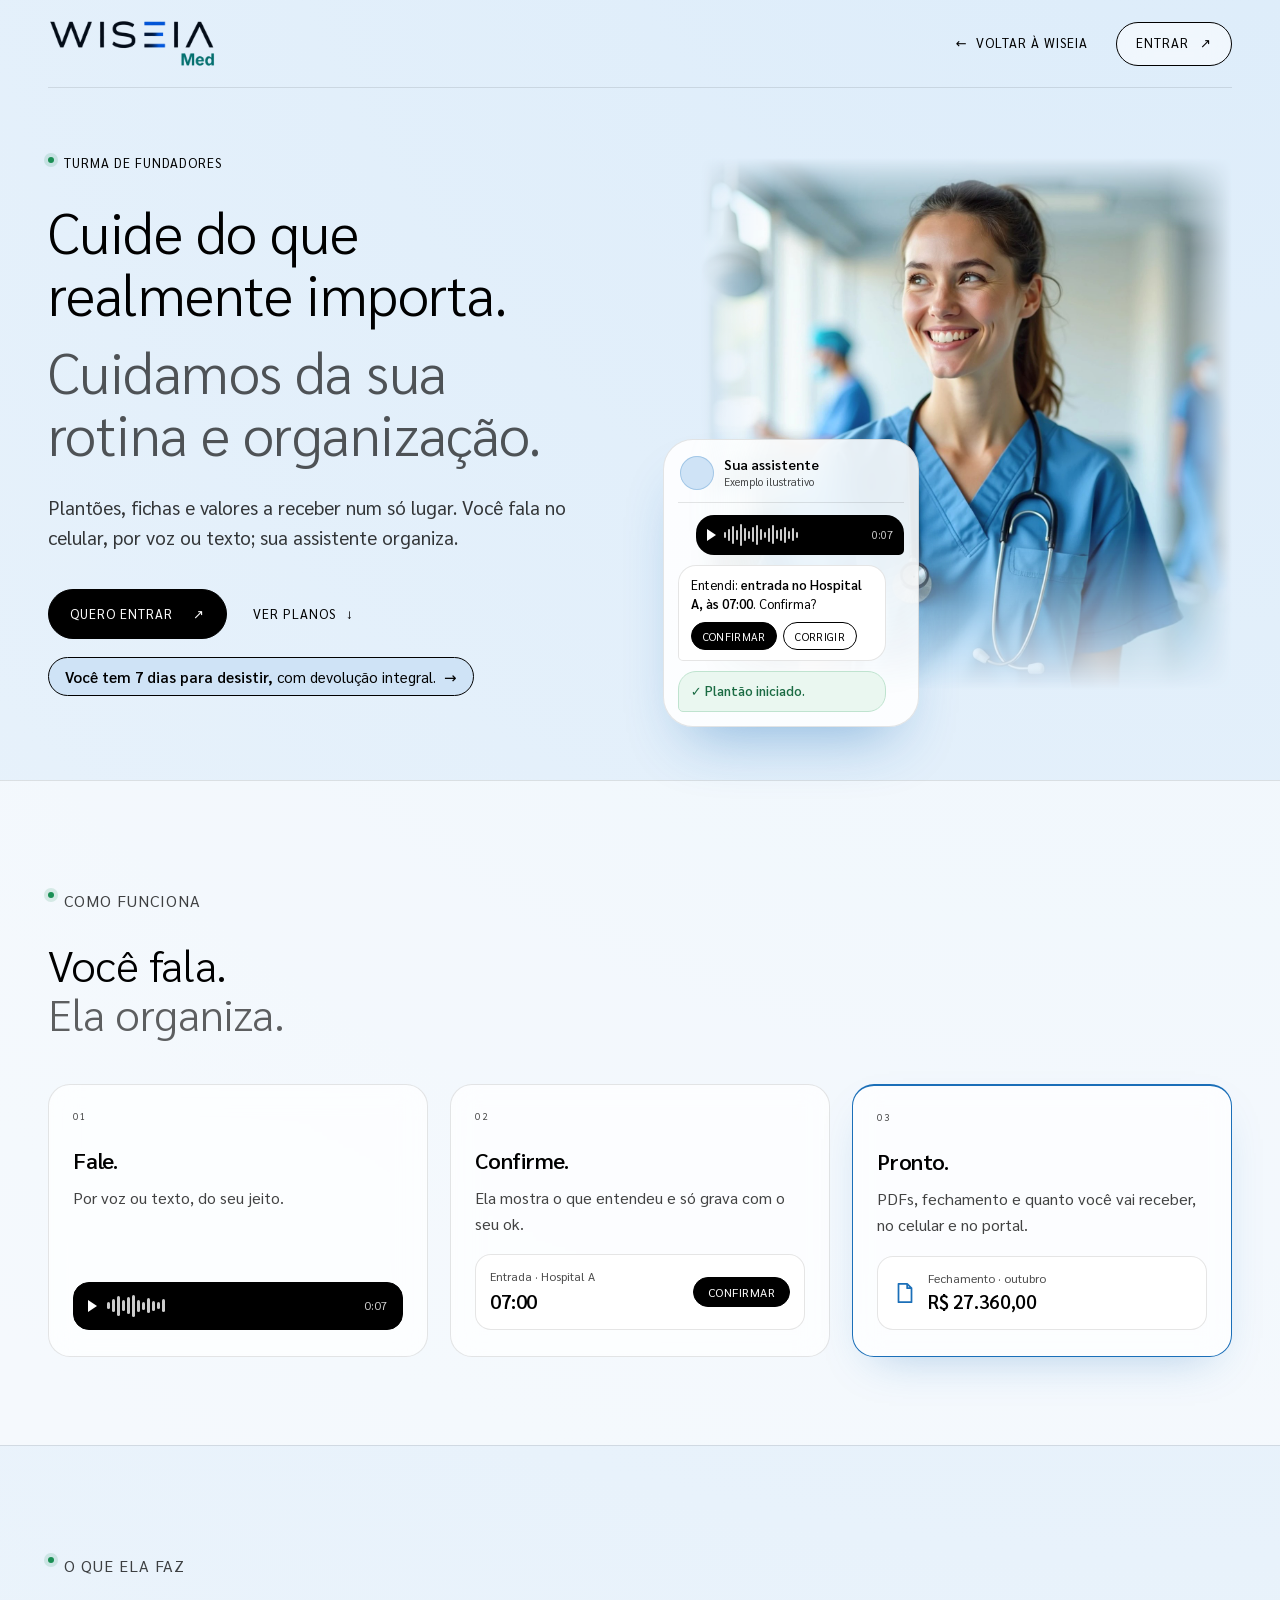
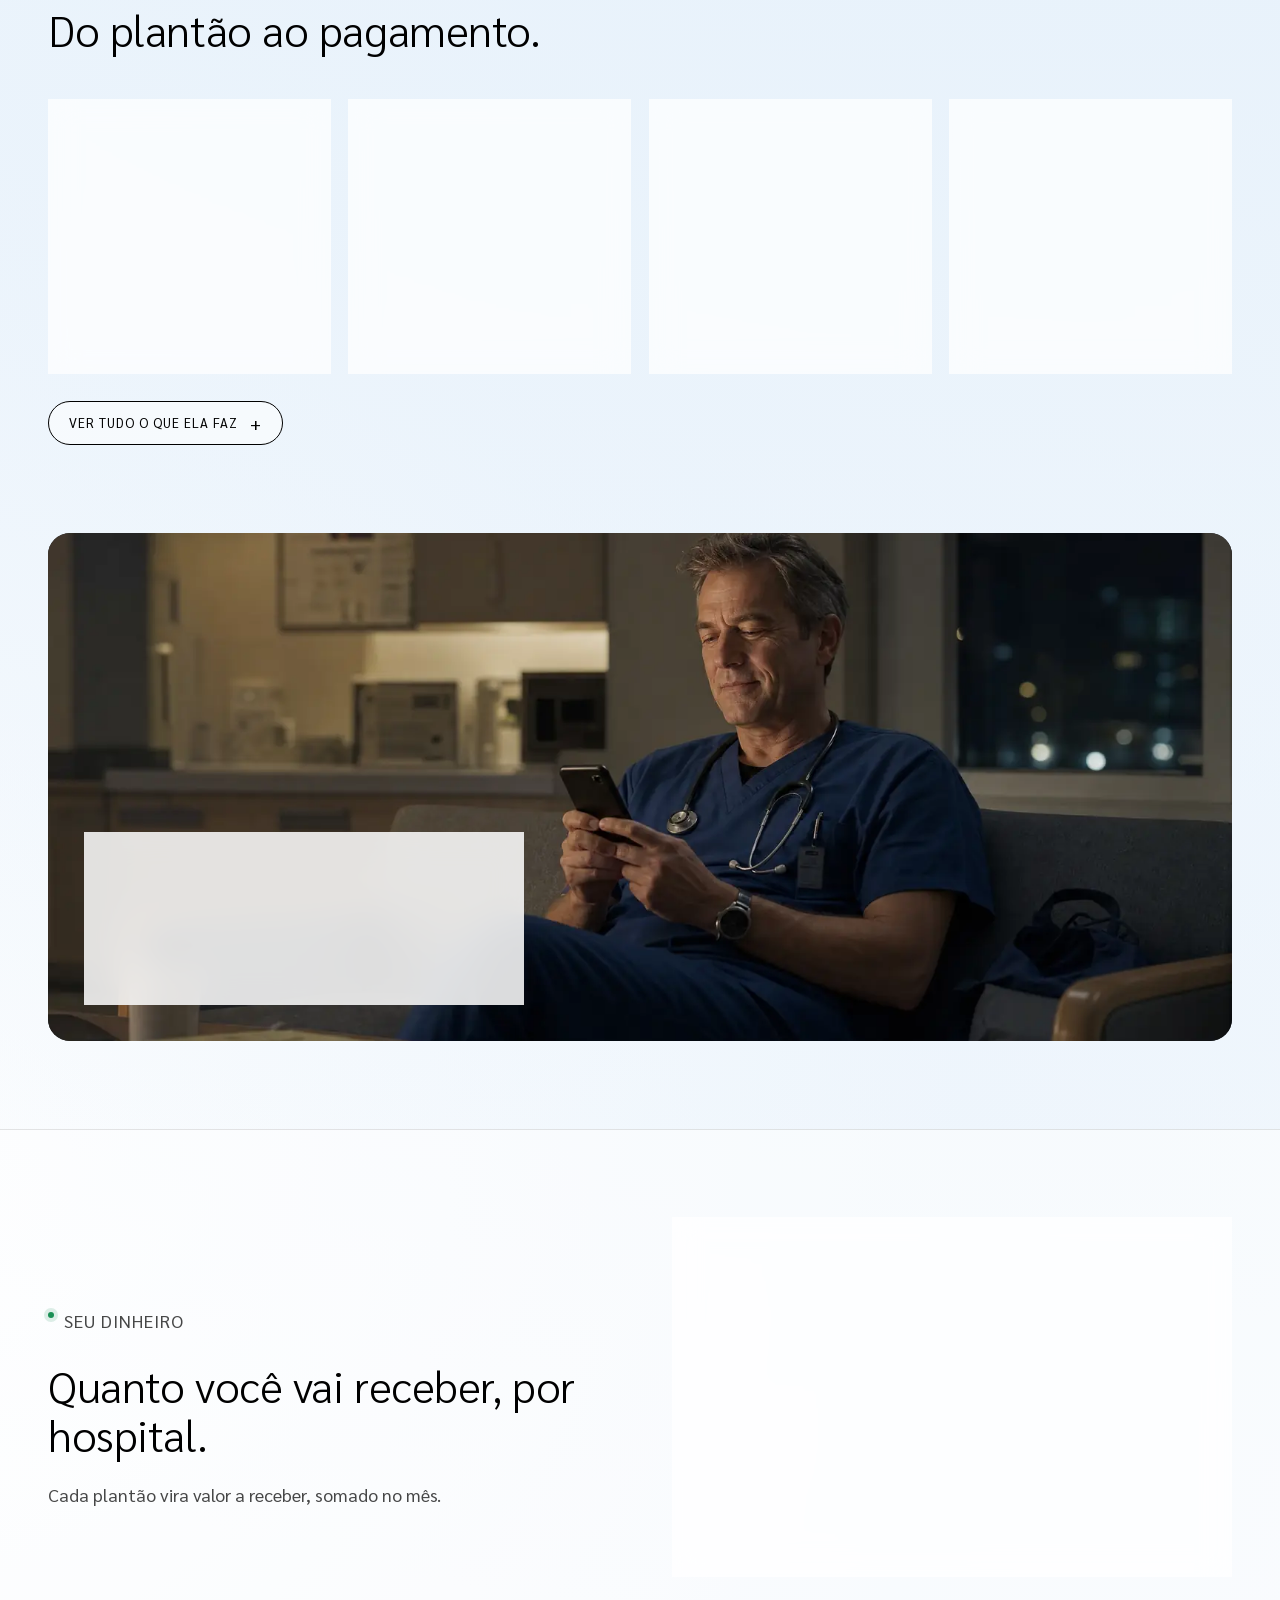
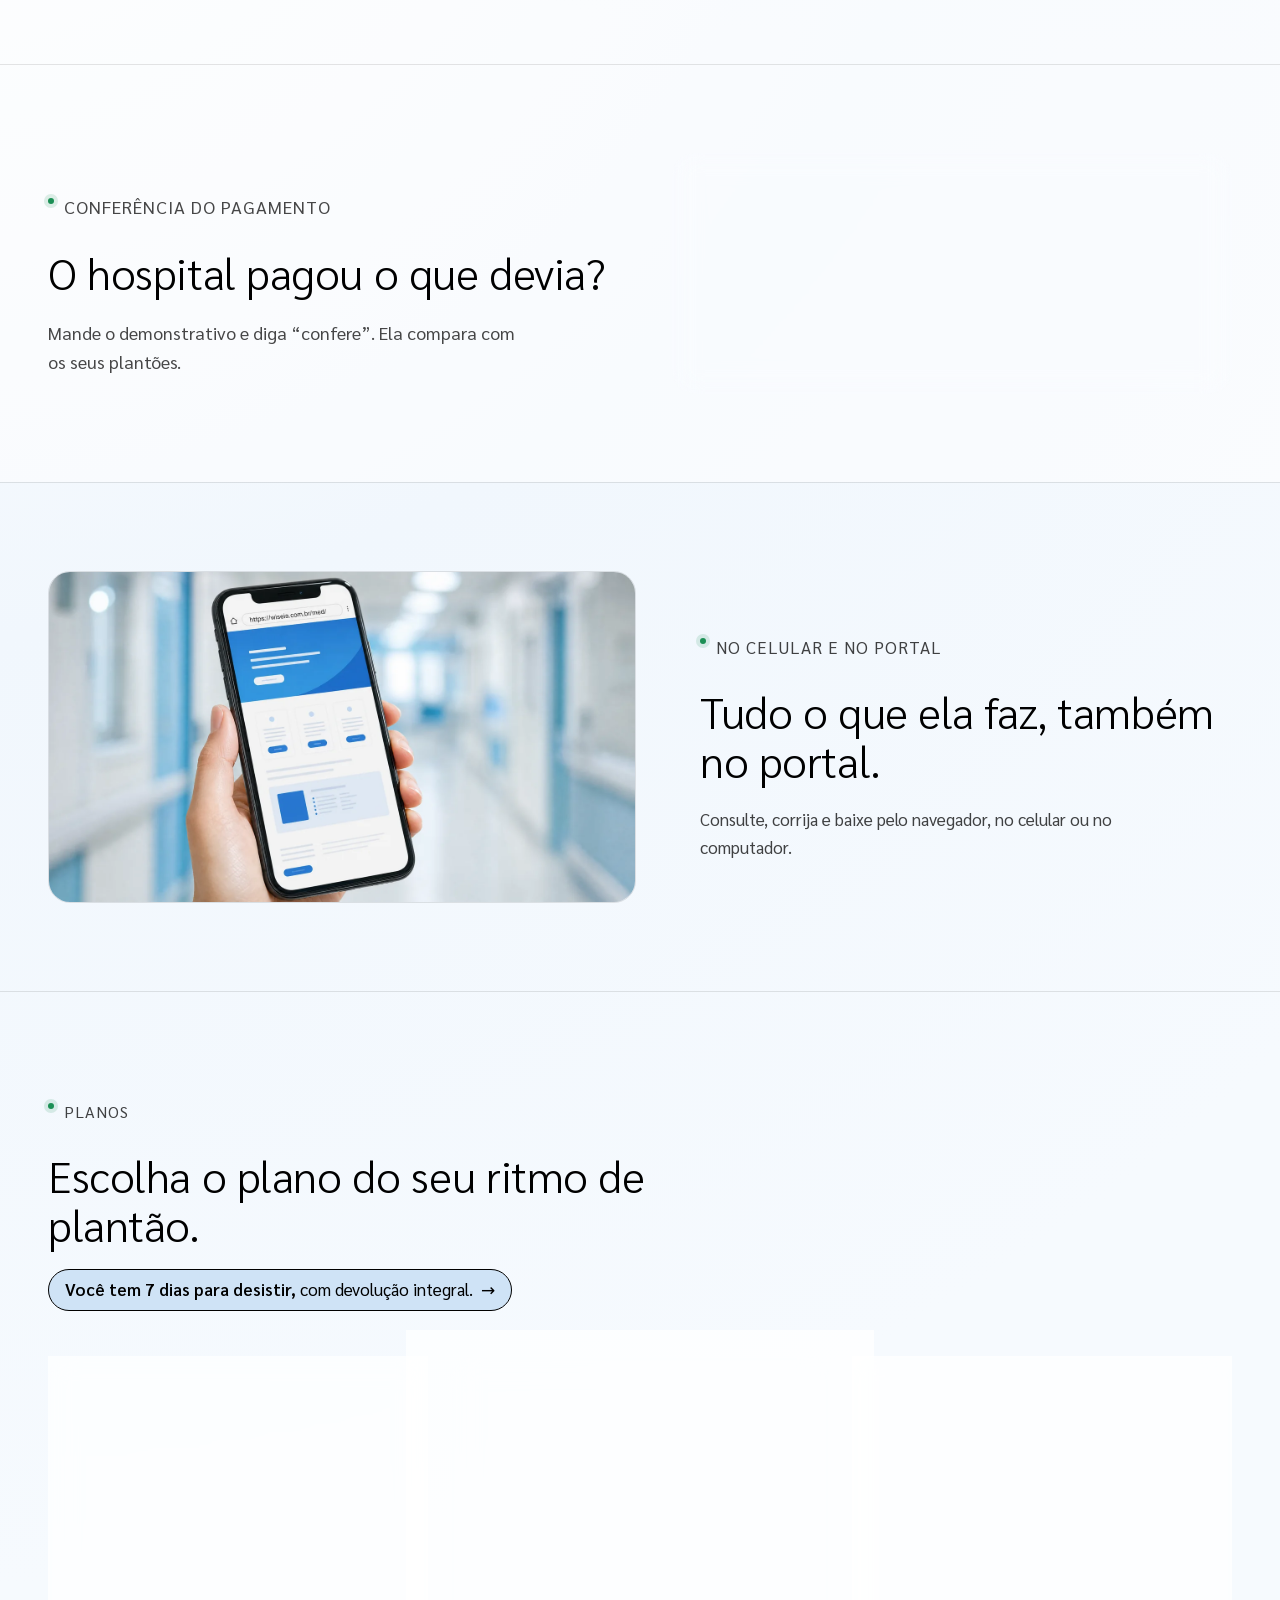
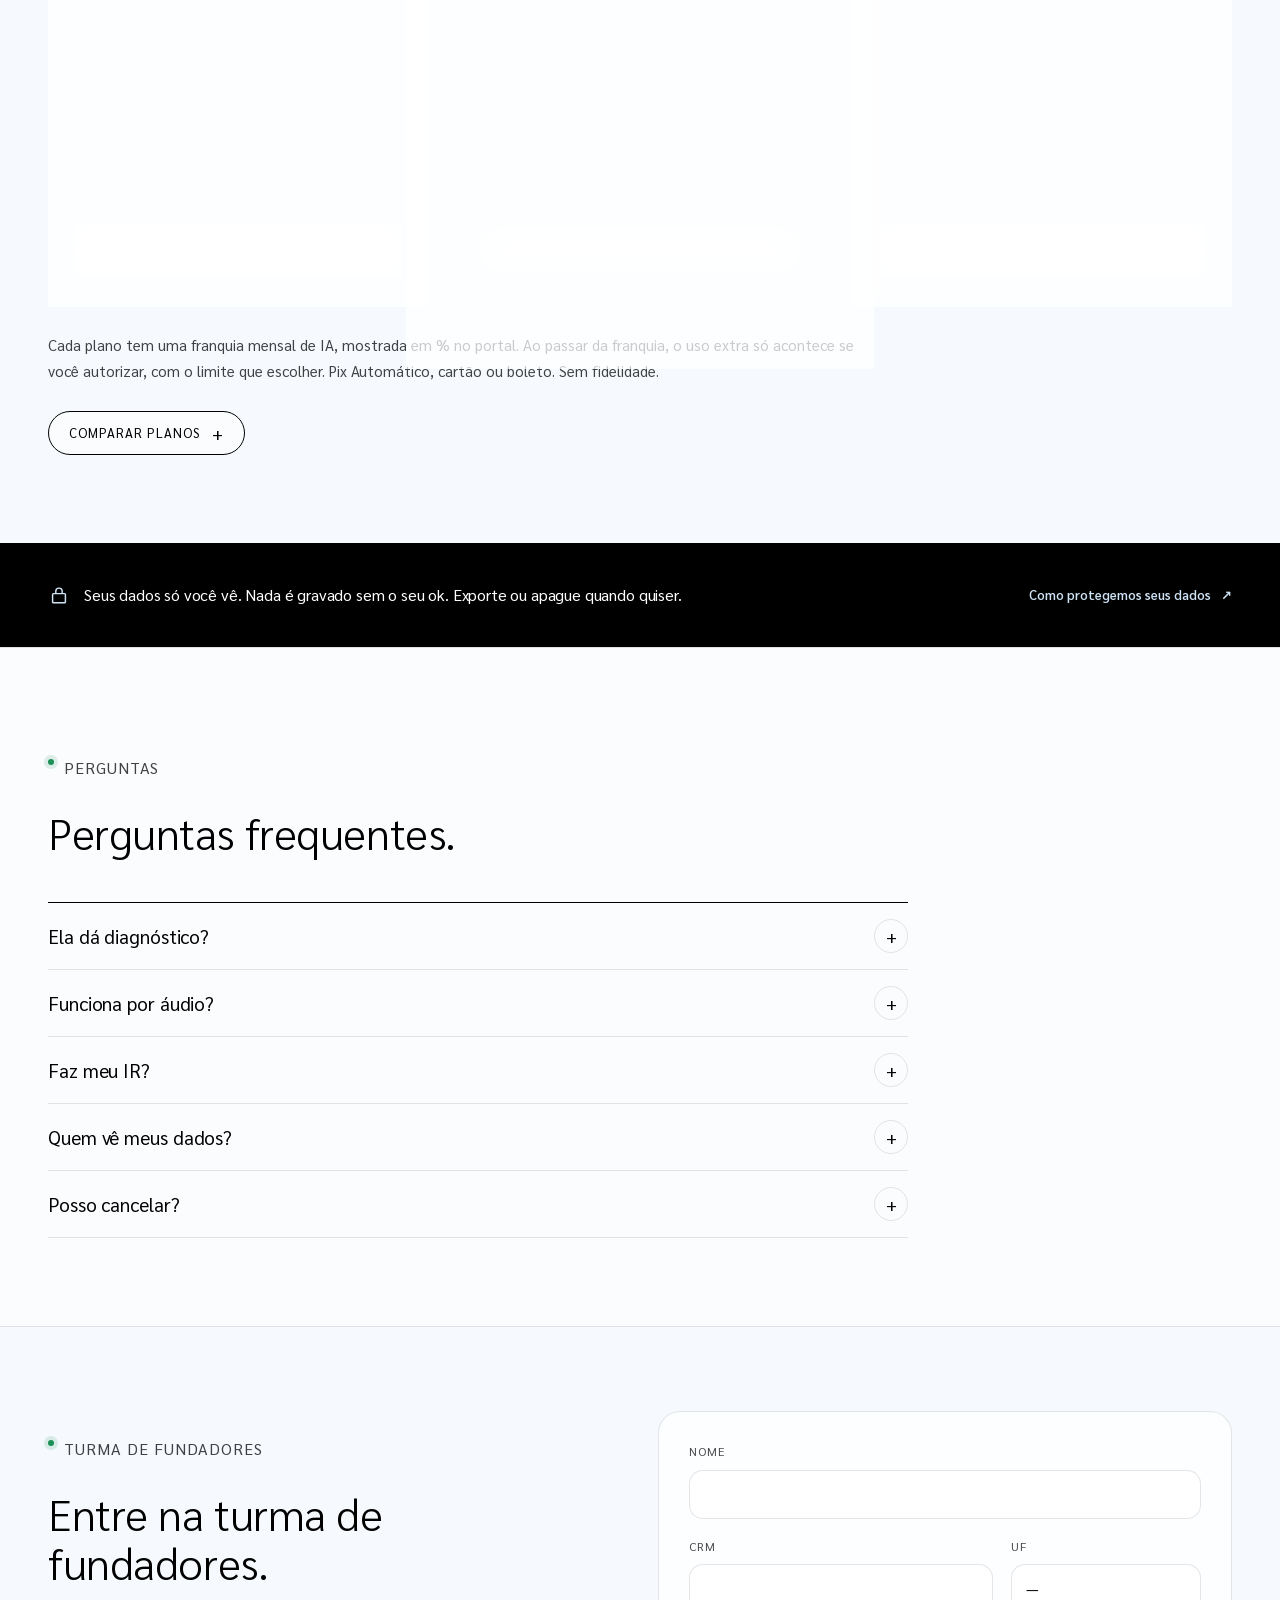
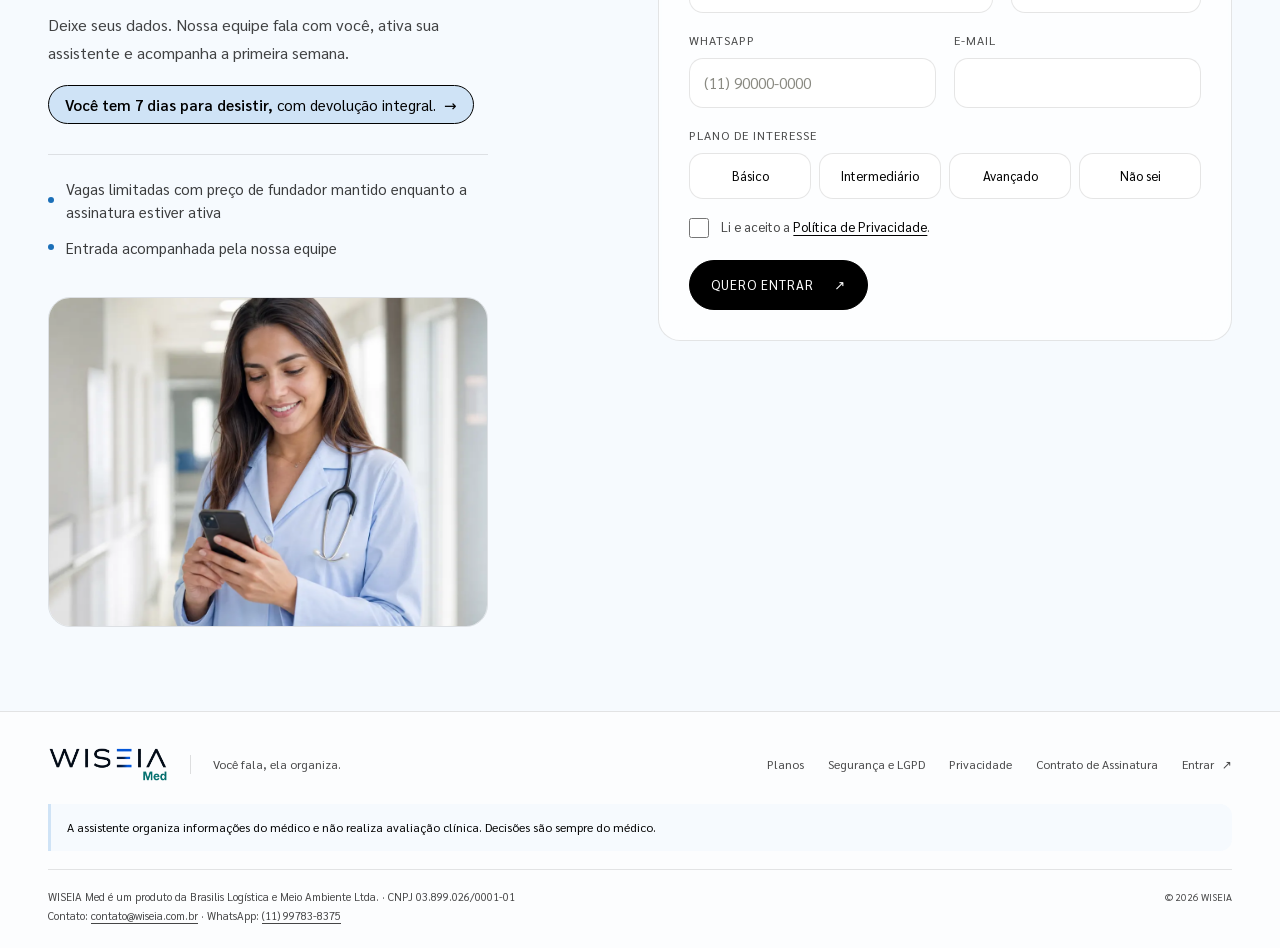
<file: med/index.html>
<!doctype html>
<html lang="pt-BR">
<head>
  <meta charset="utf-8">
  <meta name="viewport" content="width=device-width, initial-scale=1">
  <meta name="theme-color" content="#f5f5f0">
  <meta name="description" content="WISEIA Med: plantões, fichas e valores a receber num só lugar. Você fala no celular, por voz ou texto; sua assistente organiza. Turma de fundadores.">
  <title>WISEIA Med — seu agente pessoal</title>
  <link rel="canonical" href="https://wiseia.com.br/med/">
  <link rel="icon" href="../favicon.ico" sizes="any">
  <link rel="icon" type="image/png" sizes="32x32" href="../assets/logos/favicon-32.png">
  <link rel="apple-touch-icon" href="../assets/logos/apple-touch-icon.png">
  <meta property="og:type" content="website">
  <meta property="og:locale" content="pt_BR">
  <meta property="og:site_name" content="WISEIA">
  <meta property="og:url" content="https://wiseia.com.br/med/">
  <meta property="og:title" content="WISEIA Med — Cuide do que realmente importa">
  <meta property="og:description" content="Plantões, fichas e valores a receber num só lugar. Você fala; sua assistente organiza.">
  <meta property="og:image" content="https://wiseia.com.br/med/assets/medica-1600.jpg">
  <meta name="twitter:card" content="summary_large_image">
  <link rel="preload" as="font" type="font/woff2" href="assets/fonts/sarabun-300-latin.woff2" crossorigin>
  <link rel="stylesheet" href="med.css?v=9">
</head>
<body>
  <a class="skip" href="#conteudo">Pular para o conteúdo</a>

  <!-- Ícones -->
  <svg width="0" height="0" style="position:absolute" aria-hidden="true">
    <symbol id="i-clock" viewBox="0 0 24 24"><circle cx="12" cy="12" r="8.5" fill="none" stroke="currentColor" stroke-width="1.6"/><path d="M12 7.5V12l3 2" fill="none" stroke="currentColor" stroke-width="1.6" stroke-linecap="round"/></symbol>
    <symbol id="i-coin" viewBox="0 0 24 24"><rect x="3.5" y="6" width="17" height="12" rx="1" fill="none" stroke="currentColor" stroke-width="1.6"/><circle cx="12" cy="12" r="2.6" fill="none" stroke="currentColor" stroke-width="1.6"/><path d="M6.5 9v6M17.5 9v6" stroke="currentColor" stroke-width="1.6"/></symbol>
    <symbol id="i-receipt" viewBox="0 0 24 24"><path d="M6 3.5h12v17l-2-1.4-2 1.4-2-1.4-2 1.4-2-1.4-2 1.4z" fill="none" stroke="currentColor" stroke-width="1.6" stroke-linejoin="round"/><path d="M9 8.5h6M9 12h6M9 15.5h3" stroke="currentColor" stroke-width="1.6" stroke-linecap="round"/></symbol>
    <symbol id="i-calendar" viewBox="0 0 24 24"><rect x="3.5" y="5" width="17" height="15" rx="1" fill="none" stroke="currentColor" stroke-width="1.6"/><path d="M3.5 9.5h17M8 3v4M16 3v4" stroke="currentColor" stroke-width="1.6" stroke-linecap="round"/></symbol>
    <symbol id="i-file" viewBox="0 0 24 24"><path d="M6 3.5h8l4 4v13H6z M14 3.5v4h4" fill="none" stroke="currentColor" stroke-width="1.6" stroke-linejoin="round"/></symbol>
    <symbol id="i-lock" viewBox="0 0 24 24"><rect x="5" y="10.5" width="14" height="10" rx="1" fill="none" stroke="currentColor" stroke-width="1.6"/><path d="M8.5 10.5V8a3.5 3.5 0 017 0v2.5" fill="none" stroke="currentColor" stroke-width="1.6"/></symbol>
  </svg>

  <header class="header wrap">
    <a class="brand" href="/med/" aria-label="WISEIA Med, início">
      <img src="../assets/logos/wiseia-med-logo-v3.png" alt="WISEIA Med" width="915" height="264">
    </a>
    <nav aria-label="Navegação principal">
      <a class="back" href="/"><span aria-hidden="true">←</span> Voltar à WISEIA</a>
      <a class="button button-outline" href="https://med.wiseia.com.br/portal">Entrar <span aria-hidden="true">↗</span></a>
    </nav>
  </header>

  <main id="conteudo">
    <!-- 1. Topo -->
    <section class="hero wrap" aria-labelledby="hero-title">
      <div class="copy">
        <p class="eyebrow"><span aria-hidden="true"></span>TURMA DE FUNDADORES</p>
        <h1 id="hero-title">Cuide do que realmente importa. <span>Cuidamos da sua rotina e organização.</span></h1>
        <p class="lead">Plantões, fichas e valores a receber num só lugar. Você fala no celular, por voz ou texto; sua assistente organiza.</p>
        <div class="actions">
          <a class="button button-primary" href="#entrar">Quero entrar <span aria-hidden="true">↗</span></a>
          <a class="text-link" href="#planos">Ver planos <span aria-hidden="true">↓</span></a>
        </div>
        <a class="trial" href="#entrar" data-focus-nome><strong>Você tem 7 dias para desistir,</strong> com devolução integral. <span aria-hidden="true">→</span></a>
      </div>
      <div class="hero-visual">
        <figure class="hero-photo">
          <img src="assets/medica-1600.jpg" width="1600" height="1600" alt="Médica sorrindo, de uniforme azul e estetoscópio, em um corredor de hospital." fetchpriority="high" decoding="async">
        </figure>
        <div class="phone" role="img" aria-label="Exemplo ilustrativo: o médico manda um áudio dizendo que entrou no plantão; a assistente mostra o que entendeu e pede confirmação.">
          <div class="phone-bar" aria-hidden="true"><span class="avatar"></span><div><strong>Sua assistente</strong><small>Exemplo ilustrativo</small></div></div>
          <div class="phone-body" aria-hidden="true">
            <div class="msg msg-me"><span class="play"></span><span class="wave"><i style="--h:0.3"></i><i style="--h:0.55"></i><i style="--h:0.8"></i><i style="--h:0.45"></i><i style="--h:1"></i><i style="--h:0.6"></i><i style="--h:0.35"></i><i style="--h:0.7"></i><i style="--h:0.9"></i><i style="--h:0.5"></i><i style="--h:0.3"></i><i style="--h:0.65"></i><i style="--h:0.85"></i><i style="--h:0.4"></i><i style="--h:0.55"></i><i style="--h:0.75"></i><i style="--h:0.35"></i><i style="--h:0.6"></i><i style="--h:0.3"></i></span><b>0:07</b></div>
            <div class="msg msg-ai">Entendi: <strong>entrada no Hospital A, às 07:00</strong>. Confirma?<div class="msg-actions"><span class="pill pill-dark">Confirmar</span><span class="pill">Corrigir</span></div></div>
            <div class="msg msg-ai msg-ok">✓ Plantão iniciado.</div>
          </div>
        </div>
      </div>
    </section>

    <!-- 2. Como funciona -->
    <section class="section section-white" aria-labelledby="como-title">
      <div class="wrap">
        <header class="section-head" data-reveal>
          <p class="eyebrow"><span aria-hidden="true"></span>COMO FUNCIONA</p>
          <h2 class="bar-title" id="como-title">Você fala. <span>Ela organiza.</span></h2>
        </header>
        <ol class="steps" data-reveal>
          <li class="step"><strong>Fale.</strong><p>Por voz ou texto, do seu jeito.</p><div class="mini mini-voice" aria-hidden="true"><span class="play"></span><span class="wave"><i style="--h:0.3"></i><i style="--h:0.6"></i><i style="--h:0.9"></i><i style="--h:0.5"></i><i style="--h:0.75"></i><i style="--h:1"></i><i style="--h:0.55"></i><i style="--h:0.35"></i><i style="--h:0.7"></i><i style="--h:0.45"></i><i style="--h:0.3"></i><i style="--h:0.6"></i></span><b>0:07</b></div></li>
          <li class="step"><strong>Confirme.</strong><p>Ela mostra o que entendeu e só grava com o seu ok.</p><div class="mini mini-confirm" aria-hidden="true"><div><small>Entrada · Hospital A</small><b>07:00</b></div><span class="pill pill-dark">Confirmar</span></div></li>
          <li class="step"><strong>Pronto.</strong><p>PDFs, fechamento e quanto você vai receber, no celular e no portal.</p><div class="mini mini-doc" aria-hidden="true"><svg><use href="#i-file"/></svg><div><small>Fechamento · outubro</small><b>R$ 27.360,00</b></div></div></li>
        </ol>
      </div>
    </section>

    <!-- 3. O que ela faz -->
    <section class="section" id="recursos" aria-labelledby="faz-title">
      <div class="wrap">
        <header class="section-head" data-reveal>
          <p class="eyebrow"><span aria-hidden="true"></span>O QUE ELA FAZ</p>
          <h2 class="bar-title" id="faz-title">Do plantão ao pagamento.</h2>
        </header>
        <div class="features">
          <article class="feature" data-reveal>
            <div class="feature-head"><span class="feature-icon"><svg aria-hidden="true"><use href="#i-clock"/></svg></span></div>
            <h3>Plantão e fichas</h3>
            <ul><li>Entrada e saída</li><li>Fichas por voz</li><li>PDFs e passagem de plantão</li></ul>
          </article>
          <article class="feature" data-reveal>
            <div class="feature-head"><span class="feature-icon"><svg aria-hidden="true"><use href="#i-coin"/></svg></span></div>
            <h3>Seu dinheiro</h3>
            <ul><li>Quanto vai receber por hospital</li><li>Fechamento para faturar</li><li>Conferência do pagamento</li></ul>
          </article>
          <article class="feature" data-reveal>
            <div class="feature-head"><span class="feature-icon"><svg aria-hidden="true"><use href="#i-receipt"/></svg></span><span class="soon">Em breve</span></div>
            <h3>Imposto de Renda</h3>
            <ul><li>Retenções</li><li>Relatório anual</li><li>Despesas e notas</li></ul>
          </article>
          <article class="feature" data-reveal>
            <div class="feature-head"><span class="feature-icon"><svg aria-hidden="true"><use href="#i-calendar"/></svg></span></div>
            <h3>Agenda e documentos</h3>
            <ul><li>Escala pela foto</li><li>Validade de documentos</li><li>Acervo e Google Drive</li></ul>
          </article>
        </div>

        <details class="more" id="tudo">
          <summary>Ver tudo o que ela faz</summary>
          <div class="more-body">
            <p class="full-note">Itens com o selo <span class="soon">em breve</span> entram no lançamento ou logo depois; o resto já funciona hoje.</p>
            <div class="full-list">
              <div>
                <h3>Onde você fala com ela</h3>
                <ul>
                  <li>WhatsApp <span class="soon">em breve</span> ou Telegram, por voz ou texto.</li>
                  <li>Portal web com tudo o que ela faz: consultar, cadastrar, corrigir, baixar.</li>
                  <li>Portal instalável como app no celular <span class="soon">em breve</span></li>
                </ul>
              </div>
              <div>
                <h3>Plantão e fichas</h3>
                <ul>
                  <li>Entrada e saída do plantão: “entrei no São Lucas às 7”, “saí às 19”.</li>
                  <li>Fichas ditadas por voz: ela mostra o que entendeu, você corrige por frase e só grava com o seu ok.</li>
                  <li>Modelos de ficha: UTI, enfermaria ou os seus.</li>
                  <li>PDFs do plantão, da ficha e do mês: resumo, só fichas ou completo.</li>
                  <li>Passagem de plantão para o colega.</li>
                  <li>Fotos de evolução por paciente: “Dia N”, comparação lado a lado, suas notas e guia para repetir o ângulo. Quem avalia é você.</li>
                  <li>Protocolos do seu hospital na mão: ela mostra o trecho e a fonte.</li>
                  <li>Lembretes: “me lembra às 7h de…”, “me chama em 20 minutos”.</li>
                </ul>
              </div>
              <div>
                <h3>Seu dinheiro</h3>
                <ul>
                  <li>Valor por hora de cada hospital e adicionais por evento (UTI, transporte, sobreaviso).</li>
                  <li>“Quanto vou receber?”, “recebi 3 mil do São Lucas”, “meus pagamentos”.</li>
                  <li>Projeção e meta do mês: “quanto vou fechar?”, “minha meta é 30 mil”.</li>
                  <li>Ranking: qual hospital paga melhor pela hora.</li>
                  <li>Fechamento da quinzena ou do mês para faturar, em PDF e planilha, com envio por e-mail ao hospital em seu nome.</li>
                  <li><strong>Conferência do pagamento</strong>; “marcar como recebido” em um toque.</li>
                  <li>Pasta só de leitura para o seu contador, sem dados de paciente, com registro de acessos e revogação a qualquer momento.</li>
                </ul>
              </div>
              <div>
                <h3>Imposto de Renda <span class="soon">em breve</span></h3>
                <ul>
                  <li>Retenções de cada pagamento: IR, INSS e ISS.</li>
                  <li>Relatório anual por fonte pagadora, com o que veio de pessoa física separado (base do carnê-leão).</li>
                  <li>Conferência com o informe de rendimentos do hospital: mande a foto e veja se bate com o que você registrou.</li>
                  <li>Despesas do livro-caixa por voz: congresso, curso, anuidade do CRM, seguro, equipamento.</li>
                  <li>Controle de notas fiscais emitidas: “3 recebimentos sem nota”.</li>
                  <li>Lembretes do carnê-leão e do prazo da declaração.</li>
                </ul>
              </div>
              <div>
                <h3>Agenda e documentos</h3>
                <ul>
                  <li>Escala lida a partir da foto, ou enviada direto pelo hospital integrado (você confere antes de entrar).</li>
                  <li>Agenda no Google ou no iPhone, com plantões, escala e lembretes.</li>
                  <li>Documentos com validade: “meu ACLS vence em maio”.</li>
                  <li>Acervo: guarde PDFs e pergunte “o que diz o documento X?”; “me manda tudo” gera um ZIP com o que é seu.</li>
                  <li>Cópia automática no seu Google Drive, por hospital e mês.</li>
                  <li>Pendências: “o que está pendente?”, “como está meu mês?”.</li>
                </ul>
              </div>
              <div>
                <h3>Avisos e conta</h3>
                <ul>
                  <li>Horário de silêncio e resumo de domingo.</li>
                  <li>Franquia de uso à vista: quanto usou, quanto falta, aviso em 80% e 100%.</li>
                  <li>Plano e faturas; pagamento por Pix Automático, cartão ou boleto.</li>
                  <li>Sair de todos os aparelhos; verificação em duas etapas no portal <span class="soon">em breve</span></li>
                  <li>/ideia: mande uma sugestão para a equipe e acompanhe a resposta.</li>
                  <li>Indique um colega e ganhe 20% de desconto.</li>
                </ul>
              </div>
            </div>
          </div>
        </details>
      </div>
    </section>

    <!-- Fim de plantão (foto) -->
    <section class="photo-band" aria-label="Depois do plantão">
      <div class="wrap">
        <figure class="band" data-reveal>
          <img src="assets/fim-de-plantao-1600.webp" width="1600" height="900" alt="Médico de uniforme azul-marinho sentado em um sofá, à noite, olhando o celular, com um copo de café e papéis sobre a mesa ao lado." loading="lazy" decoding="async">
          <figcaption class="band-card">
            <p class="eyebrow"><span aria-hidden="true"></span>DEPOIS DO PLANTÃO</p>
            <p class="band-title">Depois de 12 horas, ainda falta passar tudo a limpo.</p>
            <p class="band-text">Você fala. Sua assistente organiza.</p>
          </figcaption>
        </figure>
      </div>
    </section>

    <!-- Seu dinheiro: o mês por hospital (exemplo ilustrativo) -->
    <section class="section section-white" aria-labelledby="mes-title">
      <div class="wrap highlight">
        <div class="highlight-copy" data-reveal>
          <p class="eyebrow"><span aria-hidden="true"></span>SEU DINHEIRO</p>
          <h2 class="bar-title" id="mes-title">Quanto você vai receber, por hospital.</h2>
          <p>Cada plantão vira valor a receber, somado no mês.</p>
        </div>
        <div class="ledger" data-reveal role="img" aria-label="Exemplo ilustrativo do mês de outubro: Hospital A, R$ 12.960; Hospital B, R$ 7.200; Hospital C, R$ 7.200; total a receber, R$ 27.360.">
          <div class="ledger-head" aria-hidden="true"><span>Outubro</span><span>Exemplo ilustrativo</span></div>
            <div class="ledger-row"><span>Hospital A<small>72h · R$ 180/h</small></span><b>R$ 12.960</b><span class="bar"><i style="width:100%"></i></span></div>
            <div class="ledger-row"><span>Hospital B<small>48h · R$ 150/h</small></span><b>R$ 7.200</b><span class="bar"><i style="width:56%"></i></span></div>
            <div class="ledger-row"><span>Hospital C<small>36h · R$ 200/h</small></span><b>R$ 7.200</b><span class="bar"><i style="width:56%"></i></span></div>
          <div class="ledger-total" aria-hidden="true"><span>A receber no mês</span><b>R$ 27.360</b></div>
        </div>
      </div>
    </section>

    <!-- 4. Destaque: conferência do pagamento -->
    <section class="section section-white" aria-labelledby="confere-title">
      <div class="wrap highlight">
        <div class="highlight-copy" data-reveal>
          <p class="eyebrow"><span aria-hidden="true"></span>CONFERÊNCIA DO PAGAMENTO</p>
          <h2 class="bar-title" id="confere-title">O hospital pagou o que devia?</h2>
          <p>Mande o demonstrativo e diga “confere”. Ela compara com os seus plantões.</p>
        </div>
        <figure class="chat" data-reveal aria-label="Exemplo de conversa com a assistente">
          <figcaption class="chat-label">Exemplo</figcaption>
          <div class="bubble bubble-me">
            <span class="bubble-file"><svg aria-hidden="true"><use href="#i-file"/></svg>demonstrativo-outubro.pdf</span>
            confere
          </div>
          <div class="bubble bubble-ai"><strong>Faltaram 6h00 (R$ 1.080,00) em outubro.</strong></div>
        </figure>
      </div>
    </section>

    <!-- Portal no celular (foto) -->
    <section class="section" aria-labelledby="portal-title">
      <div class="wrap portal">
        <figure class="portal-photo" data-reveal>
          <img src="assets/portal-no-celular-1400.webp" width="1400" height="788" alt="Mão segurando um celular que mostra uma página do portal no navegador, em um corredor de hospital desfocado." loading="lazy" decoding="async">
        </figure>
        <div class="portal-copy" data-reveal>
          <p class="eyebrow"><span aria-hidden="true"></span>NO CELULAR E NO PORTAL</p>
          <h2 class="bar-title" id="portal-title">Tudo o que ela faz, também no portal.</h2>
          <p>Consulte, corrija e baixe pelo navegador, no celular ou no computador.</p>
        </div>
      </div>
    </section>

    <!-- 5. Planos -->
    <section class="section" id="planos" aria-labelledby="planos-title">
      <div class="wrap">
        <header class="section-head" data-reveal>
          <p class="eyebrow"><span aria-hidden="true"></span>PLANOS</p>
          <h2 class="bar-title" id="planos-title">Escolha o plano do seu ritmo de plantão.</h2>
          <a class="trial trial-lg" href="#entrar" data-focus-nome><strong>Você tem 7 dias para desistir,</strong> com devolução integral. <span aria-hidden="true">→</span></a>
        </header>
        <!-- Lançamento 17/11: planos com preços à mostra. A lista de espera ("Em breve") fica escondida mais abaixo; para voltar ao pré-lançamento, esconda este bloco e mostre a lista. -->
        <div class="plans-hidden">
        <div class="plans">
          <article class="plan" data-reveal>
            <div class="plan-head"><h3>Básico</h3></div>
            <p class="plan-price"><strong>R$ 247,90</strong><span>/mês</span><small>Preço de fundador (regular R$ 297,90/mês): vagas limitadas, mantido enquanto a assinatura estiver ativa.</small><small>Anual: R$ 2.479,00 (10 mensalidades por 12 meses de acesso, 2 meses grátis).</small><small>Franquia mensal de IA incluída, mostrada em %.</small></p>
            <ul><li>Plantões</li><li>Fichas por voz</li><li>PDFs</li><li>Fechamento do mês</li></ul>
            <a class="button button-outline" href="https://med.wiseia.com.br/assinar">Assinar Básico <span aria-hidden="true">↗</span></a>
          </article>
          <article class="plan plan--featured" data-reveal>
            <div class="plan-head"><h3>Intermediário</h3><span class="badge badge-green">Mais escolhido</span></div>
            <p class="plan-price"><strong>R$ 387,90</strong><span>/mês</span><small>Preço de fundador (regular R$ 465,90/mês): vagas limitadas, mantido enquanto a assinatura estiver ativa.</small><small>Anual: R$ 3.879,00 (10 mensalidades por 12 meses de acesso, 2 meses grátis).</small><small>Franquia mensal de IA incluída, mostrada em %.</small></p>
            <ul><li>Tudo do Básico</li><li>Fotos de evolução</li><li>Projeção e ranking</li><li>Imposto de Renda <span class="soon">em breve</span></li></ul>
            <a class="button button-primary" href="https://med.wiseia.com.br/assinar">Assinar Intermediário <span aria-hidden="true">↗</span></a>
          </article>
          <article class="plan" data-reveal>
            <div class="plan-head"><h3>Avançado</h3></div>
            <p class="plan-price"><strong>R$ 497,90</strong><span>/mês</span><small>Preço de fundador (regular R$ 597,90/mês): vagas limitadas, mantido enquanto a assinatura estiver ativa.</small><small>Anual: R$ 4.979,00 (10 mensalidades por 12 meses de acesso, 2 meses grátis).</small><small>Franquia mensal de IA incluída, mostrada em %.</small></p>
            <ul><li>Tudo do Intermediário</li><li>Conferência do pagamento</li><li>Escala pela foto</li><li>Pasta do contador</li></ul>
            <a class="button button-outline" href="https://med.wiseia.com.br/assinar">Assinar Avançado <span aria-hidden="true">↗</span></a>
          </article>
        </div>
        <p class="plans-note">Cada plano tem uma franquia mensal de IA, mostrada em % no portal. Ao passar da franquia, o uso extra só acontece se você autorizar, com o limite que escolher. Pix Automático, cartão ou boleto. Sem fidelidade.</p>
        </div>

        <div class="waitlist" id="lista-espera" data-waitlist data-reveal hidden>
          <p class="plan-price"><strong>Em breve</strong></p>
          <p class="plans-note">Os planos e valores serão divulgados no lançamento. Entre na lista de espera e avisamos você primeiro. Você tem 7 dias para desistir, com devolução integral.</p>
          <form class="form" data-key="c107f0f9-f183-4b1e-8f8e-6a01b3426666" novalidate>
            <div class="form-row">
              <label class="field"><span class="field-label">Nome</span><input type="text" name="nome" autocomplete="name" required></label>
              <label class="field"><span class="field-label">E-mail</span><input type="email" name="email" autocomplete="email" required></label>
            </div>
            <div class="form-row">
              <label class="field"><span class="field-label">Celular</span><input type="tel" name="celular" inputmode="tel" autocomplete="tel" placeholder="(11) 90000-0000" required></label>
              <label class="field"><span class="field-label">Especialidade</span><input type="text" name="especialidade" autocomplete="off" required></label>
            </div>
            <label class="consent">
              <input type="checkbox" name="aceite" value="sim" required>
              <span>Li e aceito a <a href="/politica-de-privacidade.html" target="_blank" rel="noopener">Política de Privacidade</a>.</span>
            </label>
            <input type="checkbox" name="botcheck" class="form-trap" tabindex="-1" autocomplete="off" aria-hidden="true">
            <div class="form-foot">
              <button class="button button-primary" type="submit">Entrar na lista de espera <span aria-hidden="true">↗</span></button>
              <p class="form-status" role="status" aria-live="polite" data-form-status></p>
            </div>
          </form>
          <div class="form-done" tabindex="-1" role="status">
            <strong>Você está na lista!</strong>
            <p>Avisamos assim que os planos forem abertos.</p>
          </div>
        </div>

        <details class="more" id="comparar">
          <summary>Comparar planos</summary>
          <div class="more-body">
            <div class="compare-wrap">
              <table class="compare">
                <caption class="visually-hidden">O que vem em cada plano</caption>
                <thead>
                  <tr><th scope="col">Recurso</th><th scope="col">Básico</th><th scope="col" class="is-featured">Intermediário</th><th scope="col">Avançado</th></tr>
                </thead>
                <tbody>
                  <tr><td>WhatsApp <span class="soon">em breve</span> ou Telegram + portal web</td><td class="yes">✓</td><td class="yes">✓</td><td class="yes">✓</td></tr>
                  <tr><td>Plantões (entrada e saída)</td><td class="yes">✓</td><td class="yes">✓</td><td class="yes">✓</td></tr>
                  <tr><td>Fichas por voz e PDFs (plantão, ficha, mês)</td><td class="yes">✓</td><td class="yes">✓</td><td class="yes">✓</td></tr>
                  <tr><td>Lembretes e horário de silêncio</td><td class="yes">✓</td><td class="yes">✓</td><td class="yes">✓</td></tr>
                  <tr><td>Acervo de documentos e “me manda tudo” (ZIP)</td><td class="yes">✓</td><td class="yes">✓</td><td class="yes">✓</td></tr>
                  <tr><td>Valor por hora e fechamento do mês</td><td class="yes">✓</td><td class="yes">✓</td><td class="yes">✓</td></tr>
                  <tr><td>Pendências do mês</td><td class="yes">✓</td><td class="yes">✓</td><td class="yes">✓</td></tr>
                  <tr><td>/ideia e indicação (20% de desconto)</td><td class="yes">✓</td><td class="yes">✓</td><td class="yes">✓</td></tr>
                  <tr><td>Franquia à vista e faturas no portal</td><td class="yes">✓</td><td class="yes">✓</td><td class="yes">✓</td></tr>
                  <tr><td>Fotos de evolução por paciente</td><td class="no">—</td><td class="yes">✓</td><td class="yes">✓</td></tr>
                  <tr><td>Faturamento por período e adicionais (UTI etc.)</td><td class="no">—</td><td class="yes">✓</td><td class="yes">✓</td></tr>
                  <tr><td>Projeção, meta e ranking dos hospitais</td><td class="no">—</td><td class="yes">✓</td><td class="yes">✓</td></tr>
                  <tr><td>Protocolos do hospital</td><td class="no">—</td><td class="yes">✓</td><td class="yes">✓</td></tr>
                  <tr><td>Documentos com validade</td><td class="no">—</td><td class="yes">✓</td><td class="yes">✓</td></tr>
                  <tr><td>Resumo de domingo</td><td class="no">—</td><td class="yes">✓</td><td class="yes">✓</td></tr>
                  <tr><td>Imposto de Renda: retenções, relatório anual, informe, despesas, notas <span class="soon">em breve</span></td><td class="no">—</td><td class="yes">✓</td><td class="yes">✓</td></tr>
                  <tr><td>Conferência do pagamento</td><td class="no">—</td><td class="no">—</td><td class="yes">✓</td></tr>
                  <tr><td>Escala lida pela foto</td><td class="no">—</td><td class="no">—</td><td class="yes">✓</td></tr>
                  <tr><td>Modelos de ficha</td><td class="no">—</td><td class="no">—</td><td class="yes">✓</td></tr>
                  <tr><td>Passagem de plantão</td><td class="no">—</td><td class="no">—</td><td class="yes">✓</td></tr>
                  <tr><td>Pasta do contador</td><td class="no">—</td><td class="no">—</td><td class="yes">✓</td></tr>
                  <tr><td>Cópia no Google Drive</td><td class="no">—</td><td class="no">—</td><td class="yes">✓</td></tr>
                  <tr><td>Envio do faturamento por e-mail ao hospital</td><td class="no">—</td><td class="no">—</td><td class="yes">✓</td></tr>
                  <tr><td>Escala enviada pelo hospital (integração)</td><td class="no">—</td><td class="no">—</td><td class="yes">✓</td></tr>
                </tbody>
              </table>
            </div>

            <div class="terms">
              <div>
                <h3>Franquia de uso da assistente</h3>
                <p>Cada plano inclui uma franquia mensal de uso da assistente, que vale 100% por mês. Você acompanha no portal, em “Minha conta”, quanto já usou (em %), quanto falta e quando renova, ou pergunta à assistente: “quanto usei da minha franquia?”. Avisamos em 80% e em 100%. Ao passar da franquia, o uso extra só acontece se você autorizar, com o limite que escolher.</p>
              </div>
              <div>
                <h3>Turma de fundadores</h3>
                <p>Vagas limitadas, entrada acompanhada pela nossa equipe, preço de fundador mantido enquanto a assinatura estiver ativa. Plano anual: 10 mensalidades por 12 meses de acesso (2 meses grátis). Você tem 7 dias para desistir, com devolução integral. Indique um colega: quando ele pagar a 1ª mensalidade, você ganha 20% de desconto.</p>
              </div>
              <div>
                <h3>Pagamento</h3>
                <p>Pix Automático (autoriza uma vez e paga sozinho todo mês), cartão de crédito ou boleto, com nota fiscal de cada mensalidade. Sem fidelidade; cancele quando quiser e leve seus dados (“Baixar tudo”).</p>
              </div>
            </div>
          </div>
        </details>
      </div>
    </section>

    <!-- 6. Segurança -->
    <section class="trust" aria-label="Segurança">
      <div class="wrap">
        <p><svg aria-hidden="true"><use href="#i-lock"/></svg>Seus dados só você vê. Nada é gravado sem o seu ok. Exporte ou apague quando quiser.</p>
        <a href="/med/seguranca/">Como protegemos seus dados <span aria-hidden="true">↗</span></a>
      </div>
    </section>

    <!-- 7. Perguntas -->
    <section class="section section-white" id="perguntas" aria-labelledby="faq-title">
      <div class="wrap">
        <header class="section-head" data-reveal>
          <p class="eyebrow"><span aria-hidden="true"></span>PERGUNTAS</p>
          <h2 class="bar-title" id="faq-title">Perguntas frequentes.</h2>
        </header>
        <div class="faq" data-reveal>
          <details>
            <summary>Ela dá diagnóstico?</summary>
            <p>Não. Ela organiza e mostra as suas informações; quem avalia e decide é sempre você.</p>
          </details>
          <details>
            <summary>Funciona por áudio?</summary>
            <p>Sim. Fale normalmente; ela transcreve, mostra o que entendeu e só grava com o seu ok.</p>
          </details>
          <details>
            <summary>Faz meu IR?</summary>
            <p>Não. Ela organiza seus recebimentos, retenções e despesas e entrega os números prontos para você e para o seu contador. O cálculo e a declaração continuam com o contador.</p>
          </details>
          <details>
            <summary>Quem vê meus dados?</summary>
            <p>Só você. A equipe WISEIA não lê conteúdo clínico. Veja a página de <a href="/med/seguranca/">Segurança e LGPD</a>.</p>
          </details>
          <details>
            <summary>Posso cancelar?</summary>
            <p>Sim, sem fidelidade. Antes, baixe tudo o que é seu num arquivo ZIP.</p>
          </details>
        </div>
      </div>
    </section>

    <!-- Instale no celular: oculto até o portal publicar o app (pedido 113). Para mostrar, remova o atributo hidden. -->
    <section class="section section-white" id="instalar" aria-labelledby="instalar-title" hidden>
      <div class="wrap">
        <header class="section-head">
          <p class="eyebrow"><span aria-hidden="true"></span>INSTALE NO CELULAR</p>
          <h2 class="bar-title" id="instalar-title">Tenha o portal como app na tela inicial.</h2>
        </header>
        <div class="install">
          <div><strong>iPhone</strong><p>Compartilhar → Adicionar à Tela de Início.</p></div>
          <div><strong>Android</strong><p>Botão “Instalar”.</p></div>
        </div>
      </div>
    </section>

    <!-- 8. Quero entrar -->
    <section class="contact" id="entrar" aria-labelledby="entrar-title">
      <div class="wrap contact-layout">
        <div class="contact-copy" data-reveal>
          <p class="eyebrow"><span aria-hidden="true"></span>TURMA DE FUNDADORES</p>
          <h2 class="bar-title" id="entrar-title">Entre na turma de fundadores.</h2>
          <p>Deixe seus dados. Nossa equipe fala com você, ativa sua assistente e acompanha a primeira semana.</p>
          <a class="trial" href="#entrar" data-focus-nome><strong>Você tem 7 dias para desistir,</strong> com devolução integral. <span aria-hidden="true">→</span></a>
          <ul class="founders">
            <li>Vagas limitadas com preço de fundador mantido enquanto a assinatura estiver ativa</li>
            <li>Entrada acompanhada pela nossa equipe</li>
          </ul>
          <figure class="contact-photo">
            <img src="assets/medica-celular-1400.webp" width="1400" height="788" alt="Médica de jaleco azul-claro sorrindo ao olhar o celular, em um corredor de hospital." loading="lazy" decoding="async">
          </figure>
        </div>

        <div data-lead data-reveal>
          <form class="form" data-key="c107f0f9-f183-4b1e-8f8e-6a01b3426666" novalidate>
            <label class="field">
              <span class="field-label">Nome</span>
              <input type="text" name="nome" autocomplete="name" required>
            </label>
            <div class="form-row form-row-crm">
              <label class="field">
                <span class="field-label">CRM</span>
                <input type="text" name="crm" inputmode="numeric" autocomplete="off" required>
              </label>
              <label class="field">
                <span class="field-label">UF</span>
                <select name="uf" required>
                  <option value="">—</option>
                  <option>AC</option><option>AL</option><option>AP</option><option>AM</option><option>BA</option><option>CE</option><option>DF</option><option>ES</option><option>GO</option><option>MA</option><option>MT</option><option>MS</option><option>MG</option><option>PA</option><option>PB</option><option>PR</option><option>PE</option><option>PI</option><option>RJ</option><option>RN</option><option>RS</option><option>RO</option><option>RR</option><option>SC</option><option>SP</option><option>SE</option><option>TO</option>
                </select>
              </label>
            </div>
            <div class="form-row">
              <label class="field">
                <span class="field-label">WhatsApp</span>
                <input type="tel" name="whatsapp" inputmode="tel" autocomplete="tel" placeholder="(11) 90000-0000" required>
              </label>
              <label class="field">
                <span class="field-label">E-mail</span>
                <input type="email" name="email" autocomplete="email" required>
              </label>
            </div>
            <fieldset class="plan-pick">
              <legend class="field-label">Plano de interesse</legend>
              <div class="plan-options">
                <label><input type="radio" name="plano" value="Básico"><span>Básico</span></label>
                <label><input type="radio" name="plano" value="Intermediário"><span>Intermediário</span></label>
                <label><input type="radio" name="plano" value="Avançado"><span>Avançado</span></label>
                <label><input type="radio" name="plano" value="Não sei"><span>Não sei</span></label>
              </div>
            </fieldset>
            <label class="consent">
              <input type="checkbox" name="aceite" value="sim" required>
              <span>Li e aceito a <a href="/politica-de-privacidade.html" target="_blank" rel="noopener">Política de Privacidade</a>.</span>
            </label>
            <input type="hidden" name="indicacao" value="">
            <input type="checkbox" name="botcheck" class="form-trap" tabindex="-1" autocomplete="off" aria-hidden="true">
            <div class="form-foot">
              <button class="button button-primary" type="submit">Quero entrar <span aria-hidden="true">↗</span></button>
              <p class="form-status" role="status" aria-live="polite" data-form-status></p>
            </div>
          </form>
          <div class="form-done" tabindex="-1" role="status">
            <strong>Recebemos!</strong>
            <p>Em até 1 dia útil falamos com você no WhatsApp.</p>
          </div>
        </div>
      </div>
    </section>
  </main>

  <footer class="footer">
    <div class="wrap">
      <div class="footer-layout">
        <div class="footer-brand">
          <img src="../assets/logos/wiseia-med-logo-v3.png" alt="WISEIA Med" width="915" height="264" loading="lazy">
          <span>Você fala, ela organiza.</span>
        </div>
        <nav aria-label="Rodapé">
          <a href="#planos">Planos</a>
          <a href="/med/seguranca/">Segurança e LGPD</a>
          <a href="https://med.wiseia.com.br/privacidade">Privacidade</a>
          <a href="https://med.wiseia.com.br/termos">Contrato de Assinatura</a>
          <a href="https://med.wiseia.com.br/portal">Entrar <span aria-hidden="true">↗</span></a>
        </nav>
      </div>
      <p class="footer-disclaimer">A assistente organiza informações do médico e não realiza avaliação clínica. Decisões são sempre do médico.</p>
      <div class="footer-bar">
        <p>WISEIA Med é um produto da Brasilis Logística e Meio Ambiente Ltda. · CNPJ 03.899.026/0001-01<br>Contato: <a href="mailto:contato@wiseia.com.br">contato@wiseia.com.br</a> · WhatsApp: <a href="https://wa.me/5511997838375">(11) 99783-8375</a></p>
        <p class="mono">© <span data-year>2026</span> WISEIA</p>
      </div>
    </div>
  </footer>

  <script src="med.js?v=3" defer></script>
<!-- Cloudflare Web Analytics --><script type='module' src='https://static.cloudflareinsights.com/beacon.min.js' data-cf-beacon='{"token": "6eb1d3464fc44dba87d9fbd7f056f14d"}'></script><!-- End Cloudflare Web Analytics -->
</body>
</html>
</file>
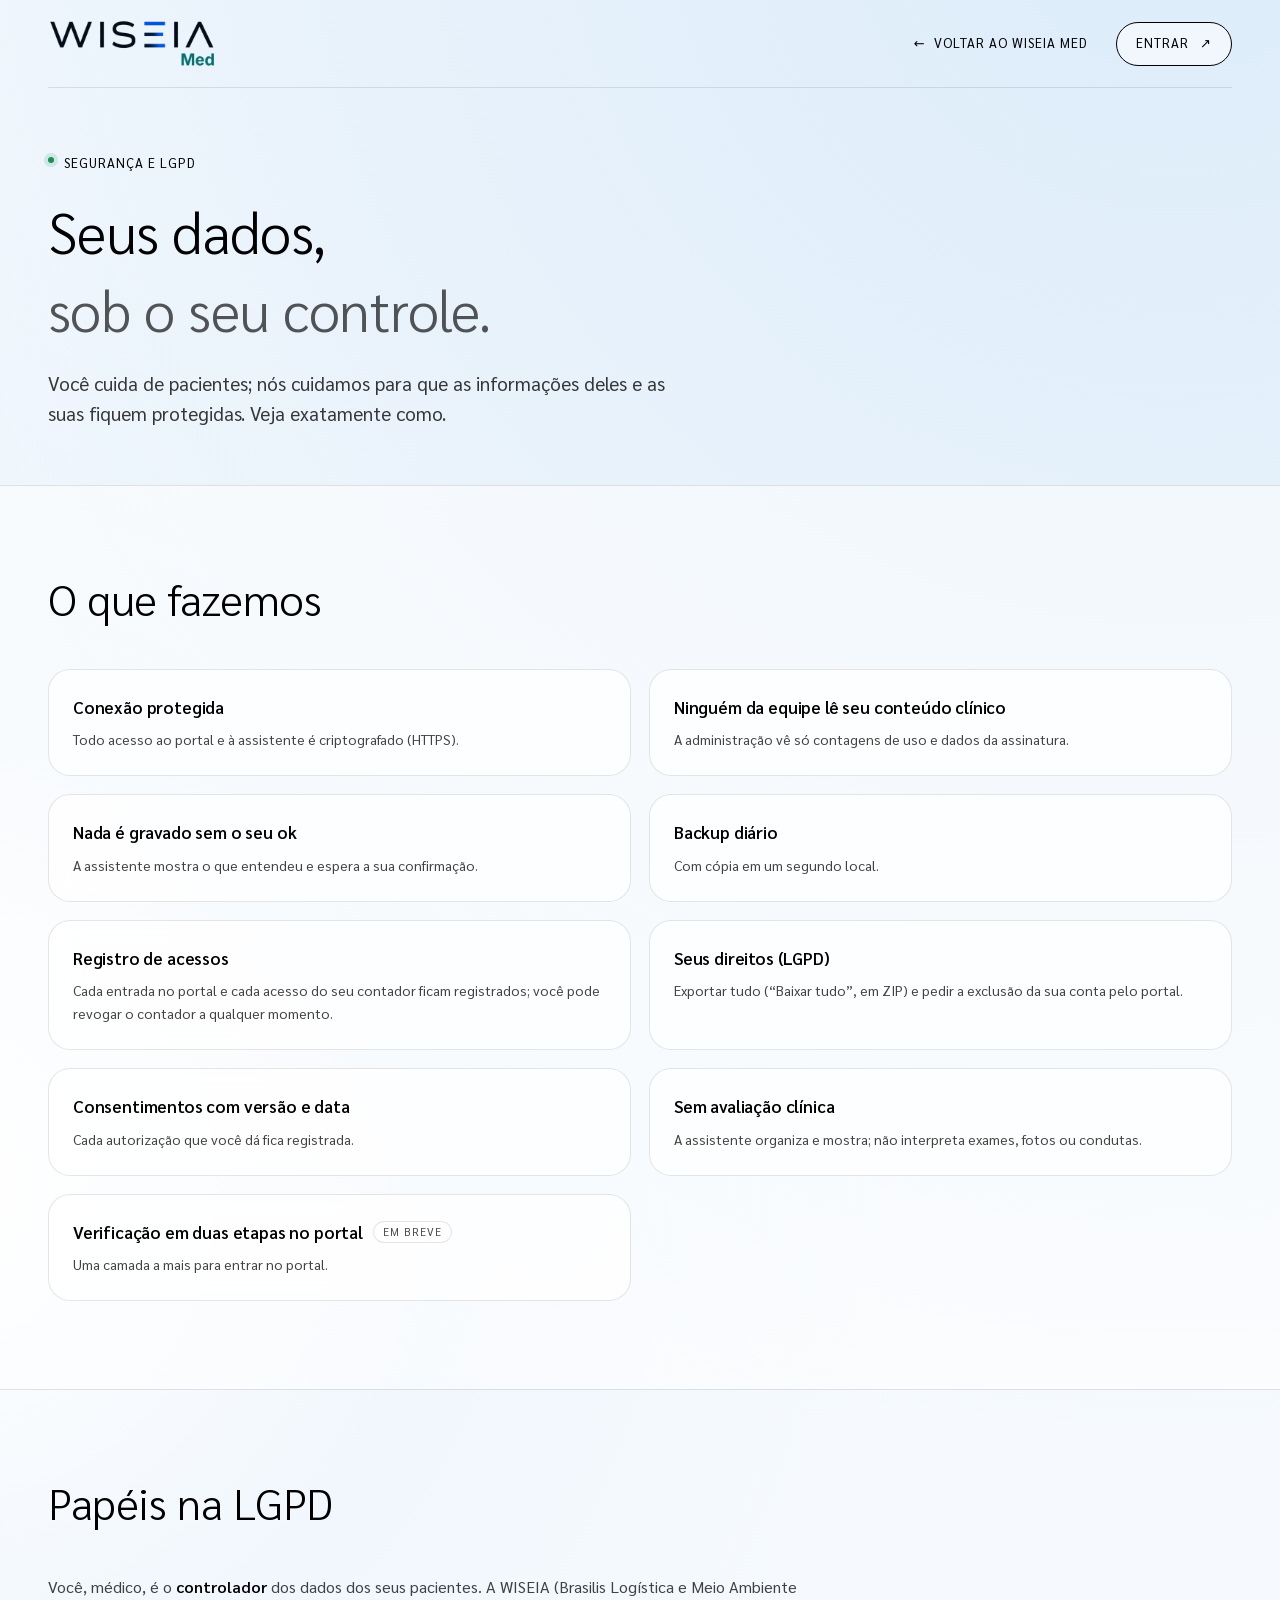
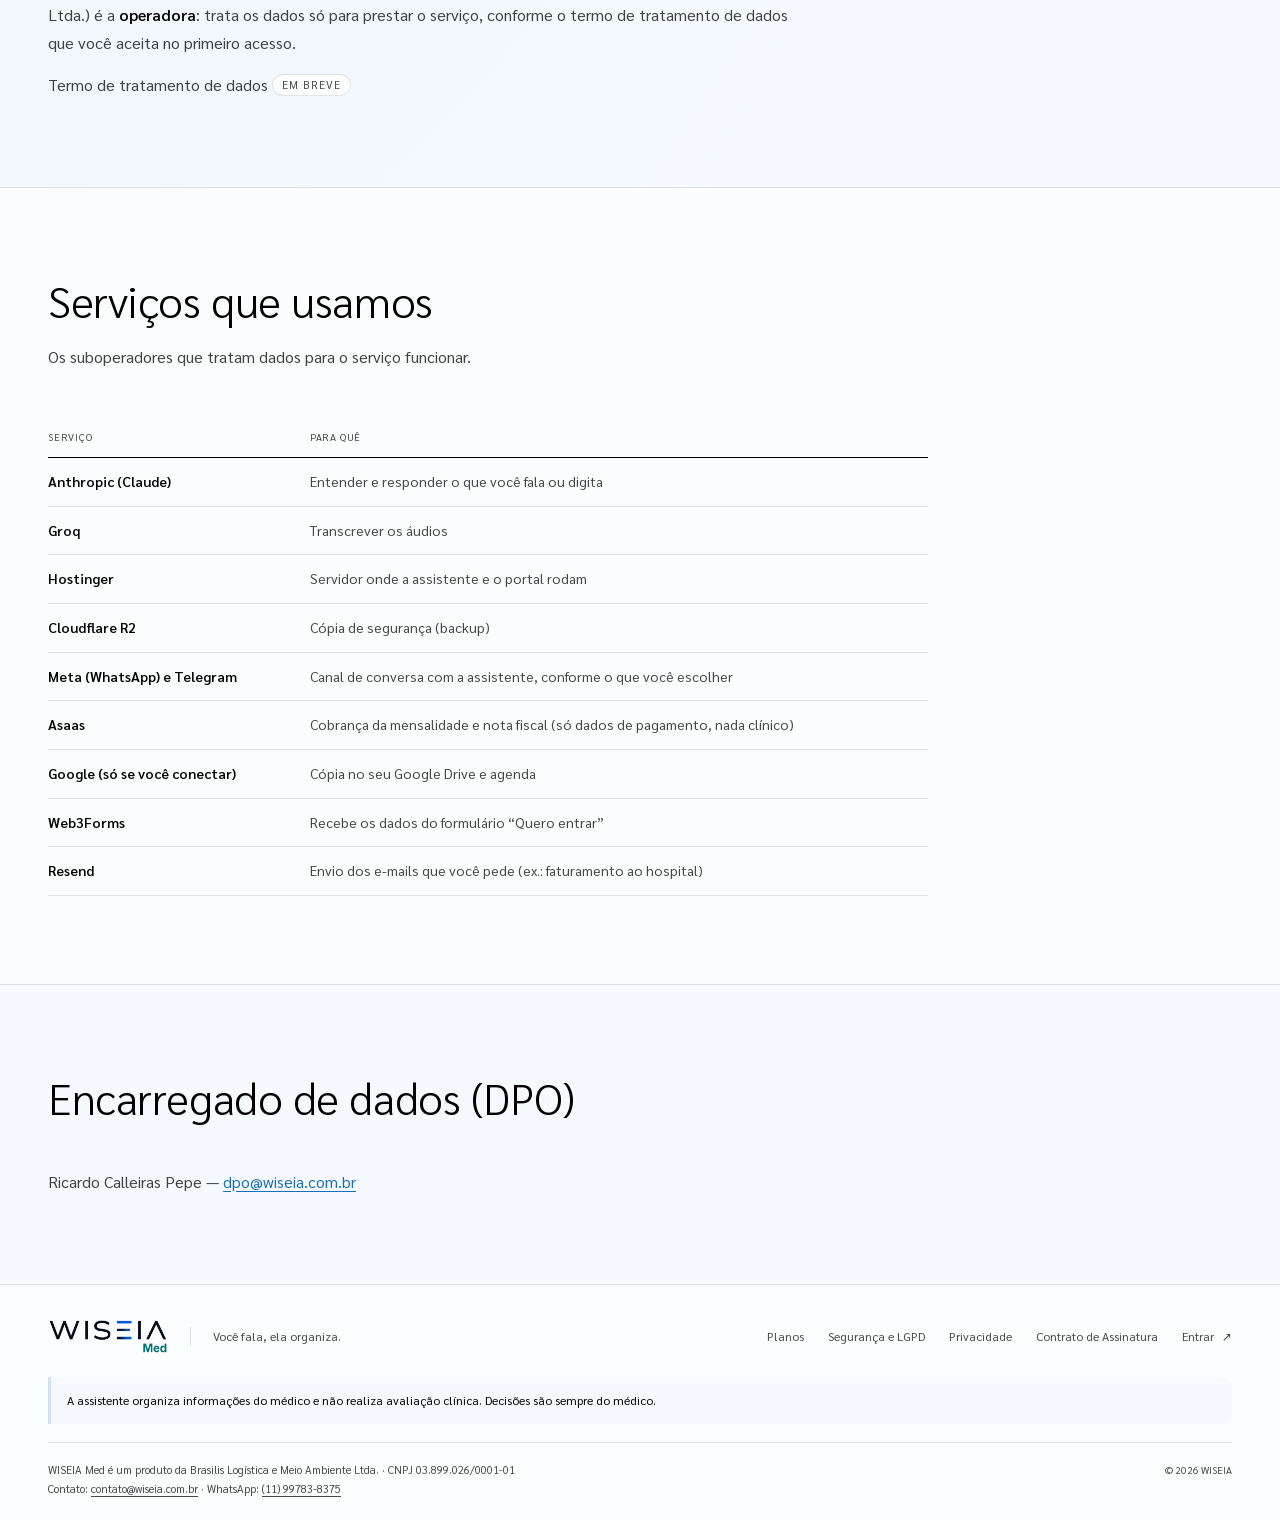
<file: med/seguranca/index.html>
<!doctype html>
<html lang="pt-BR">
<head>
  <meta charset="utf-8">
  <meta name="viewport" content="width=device-width, initial-scale=1">
  <meta name="theme-color" content="#f5f5f0">
  <meta name="description" content="WISEIA Med: como protegemos os seus dados e os dos seus pacientes. Conexão protegida, nada gravado sem o seu ok, exportação e exclusão quando quiser.">
  <title>Segurança e LGPD — WISEIA Med</title>
  <link rel="canonical" href="https://wiseia.com.br/med/seguranca/">
  <link rel="icon" href="../../favicon.ico" sizes="any">
  <link rel="icon" type="image/png" sizes="32x32" href="../../assets/logos/favicon-32.png">
  <link rel="apple-touch-icon" href="../../assets/logos/apple-touch-icon.png">
  <meta property="og:type" content="website">
  <meta property="og:locale" content="pt_BR">
  <meta property="og:site_name" content="WISEIA">
  <meta property="og:url" content="https://wiseia.com.br/med/seguranca/">
  <meta property="og:title" content="Seus dados, sob o seu controle — WISEIA Med">
  <meta property="og:description" content="Veja exatamente como o WISEIA Med protege as suas informações e as dos seus pacientes.">
  <link rel="preload" as="font" type="font/woff2" href="../assets/fonts/sarabun-300-latin.woff2" crossorigin>
  <link rel="stylesheet" href="../med.css?v=1">
</head>
<body>
  <a class="skip" href="#conteudo">Pular para o conteúdo</a>

  <header class="header wrap">
    <a class="brand" href="/med/" aria-label="WISEIA Med, início">
      <img src="../../assets/logos/wiseia-med-logo-v3.png" alt="WISEIA Med" width="915" height="264">
    </a>
    <nav aria-label="Navegação principal">
      <a class="back" href="/med/"><span aria-hidden="true">←</span> Voltar ao WISEIA Med</a>
      <a class="button button-outline" href="https://med.wiseia.com.br/portal">Entrar <span aria-hidden="true">↗</span></a>
    </nav>
  </header>

  <main id="conteudo">
    <section class="wrap doc-hero" aria-labelledby="hero-title">
      <div class="copy">
        <p class="eyebrow"><span aria-hidden="true"></span>SEGURANÇA E LGPD</p>
        <h1 id="hero-title">Seus dados, <span>sob o seu controle.</span></h1>
        <p class="lead">Você cuida de pacientes; nós cuidamos para que as informações deles e as suas fiquem protegidas. Veja exatamente como.</p>
      </div>
    </section>

    <section class="section section-white" aria-labelledby="fazemos-title">
      <div class="wrap">
        <header class="section-head" data-reveal>
          <h2 class="bar-title" id="fazemos-title">O que fazemos</h2>
        </header>
        <div class="doc-grid">
          <div class="doc-item" data-reveal><strong>Conexão protegida</strong><p>Todo acesso ao portal e à assistente é criptografado (HTTPS).</p></div>
          <div class="doc-item" data-reveal><strong>Ninguém da equipe lê seu conteúdo clínico</strong><p>A administração vê só contagens de uso e dados da assinatura.</p></div>
          <div class="doc-item" data-reveal><strong>Nada é gravado sem o seu ok</strong><p>A assistente mostra o que entendeu e espera a sua confirmação.</p></div>
          <div class="doc-item" data-reveal><strong>Backup diário</strong><p>Com cópia em um segundo local.</p></div>
          <div class="doc-item" data-reveal><strong>Registro de acessos</strong><p>Cada entrada no portal e cada acesso do seu contador ficam registrados; você pode revogar o contador a qualquer momento.</p></div>
          <div class="doc-item" data-reveal><strong>Seus direitos (LGPD)</strong><p>Exportar tudo (“Baixar tudo”, em ZIP) e pedir a exclusão da sua conta pelo portal.</p></div>
          <div class="doc-item" data-reveal><strong>Consentimentos com versão e data</strong><p>Cada autorização que você dá fica registrada.</p></div>
          <div class="doc-item" data-reveal><strong>Sem avaliação clínica</strong><p>A assistente organiza e mostra; não interpreta exames, fotos ou condutas.</p></div>
          <!-- [CONFIRMAR] Dados armazenados criptografados. Oculto até o pedido 112 responder. -->
          <!-- [CONFIRMAR] Servidores no Brasil (Hostinger — confirmar o datacenter). Oculto até o pedido 112 responder. -->
          <div class="doc-item" data-reveal><strong>Verificação em duas etapas no portal <span class="soon">em breve</span></strong><p>Uma camada a mais para entrar no portal.</p></div>
        </div>
      </div>
    </section>

    <section class="section" aria-labelledby="papeis-title">
      <div class="wrap">
        <header class="section-head" data-reveal>
          <h2 class="bar-title" id="papeis-title">Papéis na LGPD</h2>
        </header>
        <div class="doc-text" data-reveal>
          <p>Você, médico, é o <strong>controlador</strong> dos dados dos seus pacientes. A WISEIA (Brasilis Logística e Meio Ambiente Ltda.) é a <strong>operadora</strong>: trata os dados só para prestar o serviço, conforme o termo de tratamento de dados que você aceita no primeiro acesso.</p>
          <p>Termo de tratamento de dados <span class="soon">em breve</span></p>
        </div>
      </div>
    </section>

    <section class="section section-white" aria-labelledby="sub-title">
      <div class="wrap">
        <header class="section-head" data-reveal>
          <h2 class="bar-title" id="sub-title">Serviços que usamos</h2>
          <p>Os suboperadores que tratam dados para o serviço funcionar.</p>
        </header>
        <div class="compare-wrap" data-reveal>
          <table class="sub-table">
            <thead><tr><th scope="col">Serviço</th><th scope="col">Para quê</th></tr></thead>
            <tbody>
              <tr><td>Anthropic (Claude)</td><td>Entender e responder o que você fala ou digita</td></tr>
              <tr><td>Groq</td><td>Transcrever os áudios</td></tr>
              <tr><td>Hostinger</td><td>Servidor onde a assistente e o portal rodam</td></tr>
              <tr><td>Cloudflare R2</td><td>Cópia de segurança (backup)</td></tr>
              <tr><td>Meta (WhatsApp) e Telegram</td><td>Canal de conversa com a assistente, conforme o que você escolher</td></tr>
              <tr><td>Asaas</td><td>Cobrança da mensalidade e nota fiscal (só dados de pagamento, nada clínico)</td></tr>
              <tr><td>Google (só se você conectar)</td><td>Cópia no seu Google Drive e agenda</td></tr>
              <tr><td>Web3Forms</td><td>Recebe os dados do formulário “Quero entrar”</td></tr>
              <tr><td>Resend</td><td>Envio dos e-mails que você pede (ex.: faturamento ao hospital)</td></tr>
            </tbody>
          </table>
        </div>
      </div>
    </section>

    <section class="section" aria-labelledby="dpo-title">
      <div class="wrap">
        <header class="section-head" data-reveal>
          <h2 class="bar-title" id="dpo-title">Encarregado de dados (DPO)</h2>
        </header>
        <div class="doc-text" data-reveal>
          <p>Ricardo Calleiras Pepe — <a href="mailto:dpo@wiseia.com.br">dpo@wiseia.com.br</a></p>
        </div>
      </div>
    </section>
  </main>

  <footer class="footer">
    <div class="wrap">
      <div class="footer-layout">
        <div class="footer-brand">
          <img src="../../assets/logos/wiseia-med-logo-v3.png" alt="WISEIA Med" width="915" height="264" loading="lazy">
          <span>Você fala, ela organiza.</span>
        </div>
        <nav aria-label="Rodapé">
          <a href="/med/#planos">Planos</a>
          <a href="/med/seguranca/" aria-current="page">Segurança e LGPD</a>
          <a href="https://med.wiseia.com.br/privacidade">Privacidade</a>
          <a href="https://med.wiseia.com.br/termos">Contrato de Assinatura</a>
          <a href="https://med.wiseia.com.br/portal">Entrar <span aria-hidden="true">↗</span></a>
        </nav>
      </div>
      <p class="footer-disclaimer">A assistente organiza informações do médico e não realiza avaliação clínica. Decisões são sempre do médico.</p>
      <div class="footer-bar">
        <p>WISEIA Med é um produto da Brasilis Logística e Meio Ambiente Ltda. · CNPJ 03.899.026/0001-01<br>Contato: <a href="mailto:contato@wiseia.com.br">contato@wiseia.com.br</a> · WhatsApp: <a href="https://wa.me/5511997838375">(11) 99783-8375</a></p>
        <p class="mono">© <span data-year>2026</span> WISEIA</p>
      </div>
    </div>
  </footer>

  <script src="../med.js?v=1" defer></script>
<!-- Cloudflare Web Analytics --><script type='module' src='https://static.cloudflareinsights.com/beacon.min.js' data-cf-beacon='{"token": "6eb1d3464fc44dba87d9fbd7f056f14d"}'></script><!-- End Cloudflare Web Analytics -->
</body>
</html>
</file>
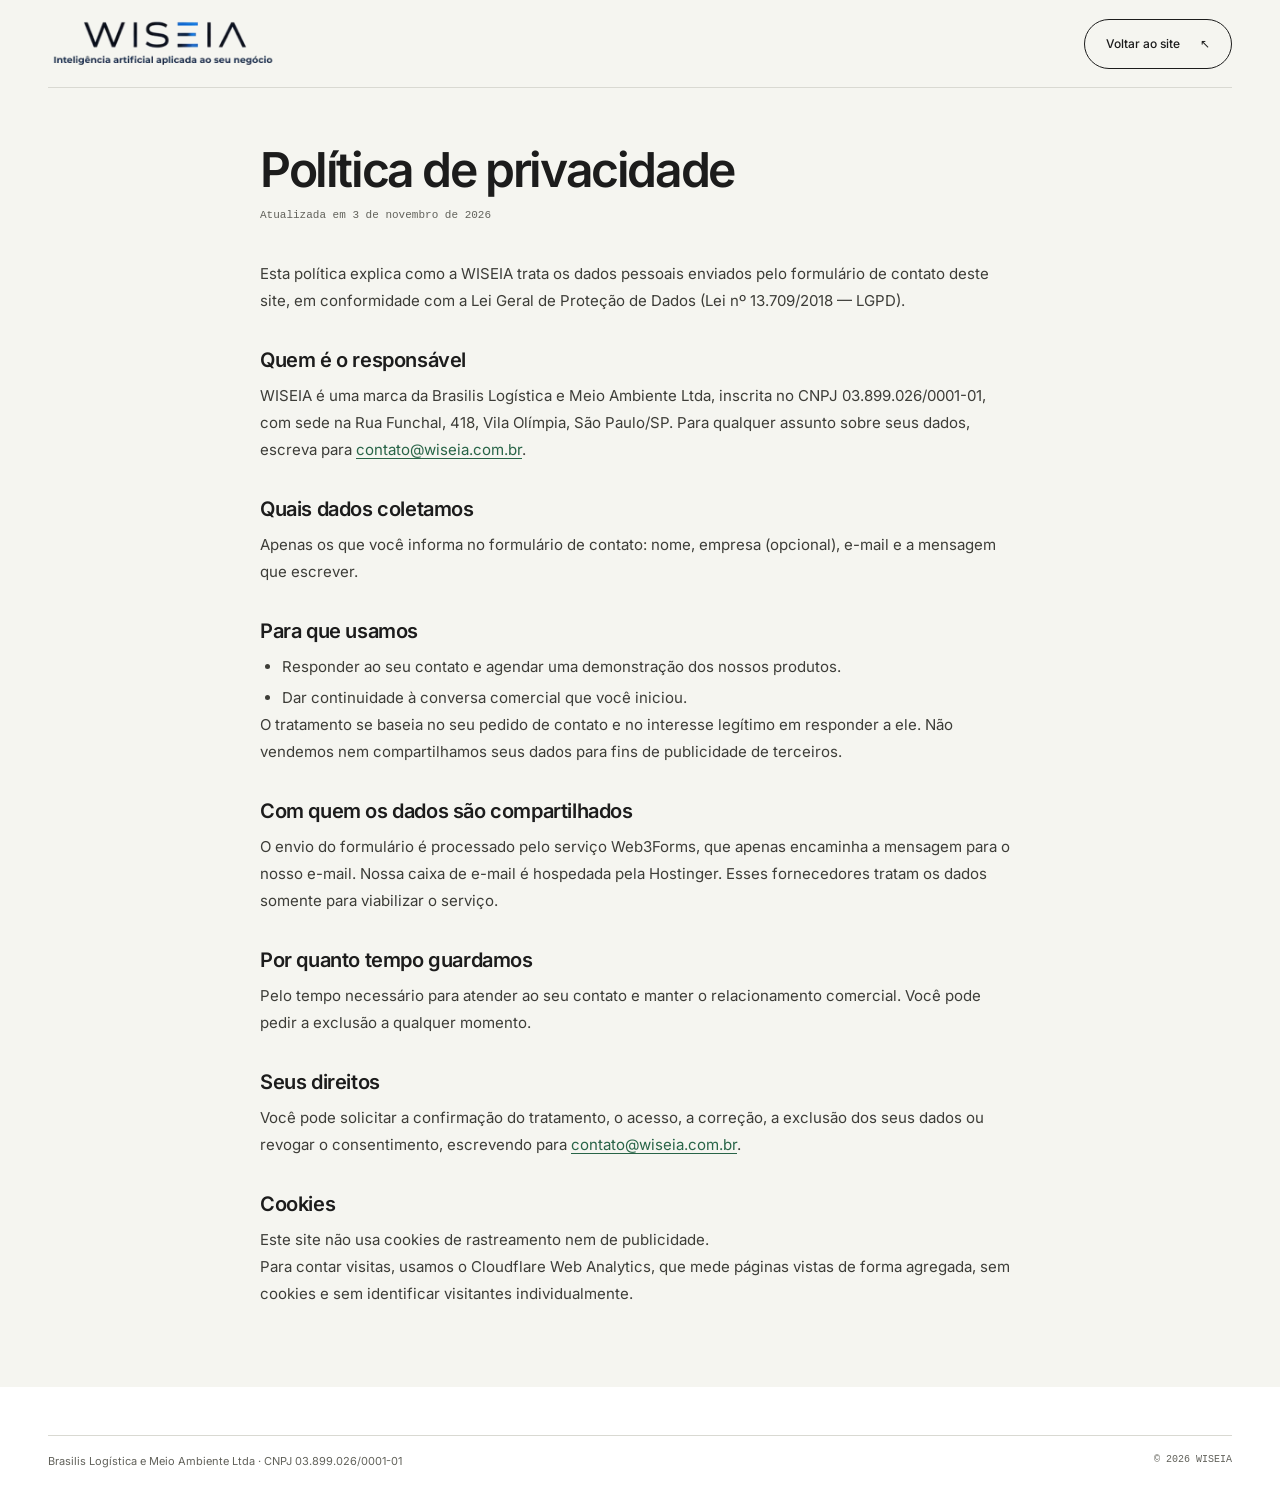
<file: politica-de-privacidade.html>
<!doctype html>
<html lang="pt-BR">
<head>
  <meta charset="utf-8">
  <meta name="viewport" content="width=device-width, initial-scale=1">
  <meta name="theme-color" content="#f5f5f0">
  <meta name="robots" content="noindex">
  <title>Política de privacidade — WISEIA</title>
  <link rel="canonical" href="https://wiseia.com.br/politica-de-privacidade.html">
  <link rel="icon" href="favicon.ico" sizes="any">
  <link rel="apple-touch-icon" href="assets/logos/apple-touch-icon.png">
  <link rel="stylesheet" href="wiseia.css?v=3">
  <style>
    .policy{padding:56px 0 80px}
    .policy .wrap{max-width:760px}
    .policy h1{font-size:clamp(34px,4vw,48px);line-height:1.1;letter-spacing:-.05em;font-weight:600;margin-bottom:10px}
    .policy .updated{font:11px/1.6 var(--mono);color:var(--muted);margin-bottom:36px}
    .policy h2{font-size:20px;font-weight:600;letter-spacing:-.02em;margin:34px 0 10px}
    .policy p,.policy li{font-size:15px;line-height:1.8;color:#3d3d38}
    .policy ul{list-style:disc;padding-left:22px;display:grid;gap:4px}
    .policy a{color:var(--green);text-decoration:underline;text-underline-offset:3px}
  </style>
</head>
<body>
  <header class="header wrap">
    <a class="brand" href="/" aria-label="WISEIA, início"><img src="assets/logos/wiseia-logo.png" alt="WISEIA" width="500" height="126"></a>
    <nav aria-label="Navegação"><a class="button button-outline header-contact" href="/">Voltar ao site <span aria-hidden="true">↖</span></a></nav>
  </header>

  <main class="policy">
    <div class="wrap">
      <h1>Política de privacidade</h1>
      <p class="updated">Atualizada em 3 de novembro de 2026</p>

      <p>Esta política explica como a WISEIA trata os dados pessoais enviados pelo formulário de contato deste site, em conformidade com a Lei Geral de Proteção de Dados (Lei nº 13.709/2018 — LGPD).</p>

      <h2>Quem é o responsável</h2>
      <p>WISEIA é uma marca da Brasilis Logística e Meio Ambiente Ltda, inscrita no CNPJ 03.899.026/0001-01, com sede na Rua Funchal, 418, Vila Olímpia, São Paulo/SP. Para qualquer assunto sobre seus dados, escreva para <a href="mailto:contato@wiseia.com.br">contato@wiseia.com.br</a>.</p>

      <h2>Quais dados coletamos</h2>
      <p>Apenas os que você informa no formulário de contato: nome, empresa (opcional), e-mail e a mensagem que escrever.</p>

      <h2>Para que usamos</h2>
      <ul>
        <li>Responder ao seu contato e agendar uma demonstração dos nossos produtos.</li>
        <li>Dar continuidade à conversa comercial que você iniciou.</li>
      </ul>
      <p>O tratamento se baseia no seu pedido de contato e no interesse legítimo em responder a ele. Não vendemos nem compartilhamos seus dados para fins de publicidade de terceiros.</p>

      <h2>Com quem os dados são compartilhados</h2>
      <p>O envio do formulário é processado pelo serviço Web3Forms, que apenas encaminha a mensagem para o nosso e-mail. Nossa caixa de e-mail é hospedada pela Hostinger. Esses fornecedores tratam os dados somente para viabilizar o serviço.</p>

      <h2>Por quanto tempo guardamos</h2>
      <p>Pelo tempo necessário para atender ao seu contato e manter o relacionamento comercial. Você pode pedir a exclusão a qualquer momento.</p>

      <h2>Seus direitos</h2>
      <p>Você pode solicitar a confirmação do tratamento, o acesso, a correção, a exclusão dos seus dados ou revogar o consentimento, escrevendo para <a href="mailto:contato@wiseia.com.br">contato@wiseia.com.br</a>.</p>

      <h2>Cookies</h2>
      <p>Este site não usa cookies de rastreamento nem de publicidade.</p>
      <p>Para contar visitas, usamos o Cloudflare Web Analytics, que mede páginas vistas de forma agregada, sem cookies e sem identificar visitantes individualmente.</p>
    </div>
  </main>

  <footer class="footer">
    <div class="wrap">
      <div class="footer-bar">
        <p>Brasilis Logística e Meio Ambiente Ltda · CNPJ 03.899.026/0001-01</p>
        <p class="mono">© 2026 WISEIA</p>
      </div>
    </div>
  </footer>
<!-- Cloudflare Web Analytics --><script type='module' src='https://static.cloudflareinsights.com/beacon.min.js' data-cf-beacon='{"token": "6eb1d3464fc44dba87d9fbd7f056f14d"}'></script><!-- End Cloudflare Web Analytics -->
</body>
</html>
</file>
<file: wiseia.css>
@font-face {
  font-family: 'Inter';
  font-style: normal;
  font-weight: 100 900;
  font-display: swap;
  src: url([data-uri]) format('woff2');
  unicode-range: U+0000-00FF, U+0131, U+0152-0153, U+02BB-02BC, U+02C6, U+02DA, U+02DC, U+0304, U+0308, U+0329, U+2000-206F, U+20AC, U+2122, U+2191, U+2193, U+2212, U+2215, U+FEFF, U+FFFD;
}

/* WISEIA home. Tokens, type and interaction vocabulary shared with ciclo/ciclo.css. */
:root{--paper:#f5f5f0;--ink:#1c1c1c;--muted:#62625b;--line:#d9d9d2;--acid:#d5f45b;--green:#286447;--hover-bg:#f0f2e9;--hover-line:#a4b56b;--ease:cubic-bezier(.16,1,.3,1);--mono:'Courier New',monospace;font-family:Inter,Arial,sans-serif;color:var(--ink);background:var(--paper);color-scheme:light}
*{box-sizing:border-box}html{scroll-behavior:smooth;scroll-padding-top:24px}body{margin:0;background:var(--paper);-webkit-font-smoothing:antialiased}a{color:inherit;text-decoration:none;touch-action:manipulation}button,input,textarea{font:inherit;color:inherit}button{cursor:pointer}p,h1,h2,h3,figure,ul,ol{margin:0}ul,ol{padding:0;list-style:none}img{max-width:100%}::selection{background:var(--acid)}:focus-visible{outline:2px solid var(--green);outline-offset:5px}
.wrap{width:min(1240px,calc(100% - 96px));margin-inline:auto}.skip{position:absolute;left:20px;top:-80px;padding:12px;background:var(--acid);z-index:5}.skip:focus{top:12px}.visually-hidden{position:absolute;width:1px;height:1px;overflow:hidden;clip:rect(0 0 0 0);white-space:nowrap}
.icon{width:20px;height:20px;flex-shrink:0}

/* Header */
.header{min-height:88px;display:flex;align-items:center;justify-content:space-between;gap:24px;border-bottom:1px solid var(--line)}.brand{display:flex;align-items:center;min-height:44px}.brand img{display:block;width:230px;height:auto}.header nav{display:flex;align-items:center;gap:30px}.nav-links{display:flex;align-items:center;gap:26px}.nav-links a{font-size:12px;min-height:44px;display:inline-flex;align-items:center;transition:color .25s}.nav-links a:hover{color:var(--green);text-decoration:underline;text-underline-offset:5px}

/* Buttons */
.button{display:inline-flex;min-height:50px;align-items:center;justify-content:center;gap:20px;padding:14px 21px;font-size:12px;font-weight:500;border:1px solid var(--ink);border-radius:100px;background:transparent;transition:background .35s var(--ease),color .35s,transform .35s var(--ease),box-shadow .35s}.button span,.text-link span{display:inline-block;transition:transform .35s var(--ease)}.button:hover{transform:translateY(-3px);box-shadow:0 8px 26px #1c1c1c20}.button:hover span,.text-link:hover span{transform:translate(3px,-3px)}.button:active{transform:scale(.98)}.button-outline:hover{background:#fff}.button-primary{background:var(--ink);color:#fff}.button-primary:hover{background:var(--acid);color:var(--ink)}.button-soon,.button-soon:hover{border-color:var(--line);color:var(--muted);background:var(--paper);cursor:default;transform:none;box-shadow:none}.text-link{display:inline-flex;align-items:center;gap:10px;min-height:44px;font-size:12px}.text-link:hover{text-decoration:underline;text-underline-offset:5px}

/* Shared type */
.eyebrow{display:flex;gap:10px;align-items:flex-start;font:10px/1.7 var(--mono);letter-spacing:.08em;text-transform:uppercase;margin-bottom:24px}.eyebrow>span{width:6px;height:6px;flex-shrink:0;margin-top:5px;background:var(--green);border-radius:50%;box-shadow:0 0 0 4px #2864470d}.mono{font-family:var(--mono)}.bar-title:before{content:'';display:block;width:42px;height:3px;background:var(--acid);margin-bottom:22px}.live-dot{width:6px;height:6px;background:var(--green);border-radius:50%;flex-shrink:0}

/* Hero */
.hero{display:grid;grid-template-columns:minmax(0,1fr) minmax(0,1fr);gap:64px;align-items:center;padding-block:72px 84px}.copy{position:relative;z-index:1}h1{font-size:clamp(46px,5.2vw,78px);line-height:1.04;letter-spacing:-.065em;font-weight:600}h1>span{display:block;color:var(--green)}.lead{font-size:clamp(20px,1.75vw,25px);line-height:1.5;color:var(--muted);max-width:580px;margin-top:28px;letter-spacing:-.01em}.hero-actions{display:flex;align-items:center;flex-wrap:wrap;gap:22px;margin-top:34px}
.visual{position:relative;min-width:0;isolation:isolate;padding:40px 36px}.visual:before{content:'';position:absolute;z-index:-2;inset:0;border:1px solid #d9d9d270;background:radial-gradient(ellipse at 75% 8%,#d5f45b30,transparent 62%),linear-gradient(140deg,#ffffffc9,#eaeae599 70%,#f0f2e9);pointer-events:none}.visual:after{content:'';position:absolute;z-index:-1;inset:0;background-image:linear-gradient(90deg,#1c1c1c06 1px,transparent 1px),linear-gradient(#1c1c1c05 1px,transparent 1px);background-size:68px 68px;mask-image:linear-gradient(#000a,transparent);pointer-events:none}.visual-label{display:flex;align-items:center;gap:8px;font:10px/1.6 var(--mono);color:var(--muted);letter-spacing:.06em;margin-bottom:18px}
.paths{display:grid;gap:16px;transform:translate(var(--cursor-x,0px),var(--cursor-y,0px));transition:transform .5s var(--ease)}.path{position:relative;display:grid;grid-template-columns:auto minmax(0,1fr) auto;align-items:center;gap:18px;padding:22px;background:#fff;border:1px solid var(--line);box-shadow:0 2px 3px #1c1c1c03,0 12px 24px #1c1c1c06,0 30px 60px -24px #1c1c1c26;transition:translate .4s var(--ease),border-color .35s,box-shadow .4s,background-color .35s}.path--ciclo{border-top:2px solid var(--green)}.path--med{margin-left:44px}.path-icon{display:grid;place-items:center;width:44px;height:44px;background:var(--acid);color:var(--ink);transition:background-color .35s,color .35s}.path--med .path-icon{background:var(--paper);border:1px solid var(--line)}.path-who{display:block;font:10px/1.6 var(--mono);color:var(--muted);letter-spacing:.04em;margin-bottom:4px}.path strong{display:block;font-size:24px;font-weight:600;letter-spacing:-.045em}.path-arrow{display:grid;place-items:center;width:34px;height:34px;border:1px solid var(--line);font-size:15px;color:var(--green);transition:background-color .35s,border-color .35s,color .35s,transform .4s var(--ease)}

/* Section heading */
.section{padding:88px 0}.solutions{border-top:1px solid var(--line);background:radial-gradient(ellipse at 2% 18%,#d5f45b12,transparent 45%),linear-gradient(180deg,#fff 0%,#fff 70%,#fafaf7 100%)}.section-head{margin-bottom:50px}.section-head h2{font:500 clamp(34px,3.35vw,52px)/1.09 Inter,Arial,sans-serif;letter-spacing:-.06em}.section-head h2 span{display:block;color:var(--green)}

/* Solution cards */
.solution-grid{display:grid;grid-template-columns:repeat(auto-fit,minmax(min(100%,360px),1fr));gap:28px;align-items:stretch}.solution{position:relative;display:flex;flex-direction:column;padding:30px;background:#fff;border:1px solid var(--line);box-shadow:0 3px 8px #1c1c1c03,0 18px 40px -12px #1c1c1c14;scroll-margin-top:24px;transition:opacity .6s var(--ease),transform .6s var(--ease),translate .4s var(--ease),border-color .35s,box-shadow .4s}.solution--ciclo{border-top:2px solid var(--green)}.solution-head{display:flex;align-items:center;justify-content:space-between;gap:14px;margin-bottom:28px}.solution-icon{display:grid;place-items:center;width:44px;height:44px;background:var(--acid)}.solution--med .solution-icon{background:var(--paper);border:1px solid var(--line)}.badge{display:inline-flex;align-items:center;gap:8px;padding:7px 11px;border:1px solid var(--line);font:9px/1.4 var(--mono);letter-spacing:.08em;color:var(--muted);background:var(--paper)}.badge-live{color:var(--green);border-color:#28644740;background:var(--hover-bg)}.solution-who{font:10px/1.7 var(--mono);letter-spacing:.06em;color:var(--muted)}.solution h3{font:600 clamp(30px,2.6vw,40px)/1.1 Inter,Arial,sans-serif;letter-spacing:-.055em;margin:10px 0 16px}.solution-quote{font-size:clamp(19px,1.5vw,22px);font-weight:500;line-height:1.35;letter-spacing:-.03em;color:var(--green);margin-bottom:14px;max-width:460px}.solution-desc{font-size:15px;line-height:1.8;color:var(--muted);max-width:500px}.solution-foot{display:flex;align-items:center;flex-wrap:wrap;gap:12px 22px;margin-top:auto;padding-top:30px}

.flow{display:flex;flex-wrap:wrap;gap:8px;margin:28px 0 0;padding:20px;background:var(--paper);border:1px solid #d9d9d299;counter-reset:flow}.flow li{display:inline-flex;align-items:center;gap:8px;padding:8px 11px;background:#fff;border:1px solid var(--line);font-size:12px;font-weight:500;counter-increment:flow}.flow li:before{content:counter(flow,decimal-leading-zero);font:9px/1 var(--mono);color:var(--muted)}.flow li:not(:last-child):after{content:'\2192';margin-left:3px;color:var(--green)}.flow .flow-end{background:var(--acid);border-color:var(--acid)}.flow .flow-end:before{color:var(--ink)}

.med-photo{position:relative;margin-top:26px;border:1px solid var(--line);background:var(--paper);overflow:hidden;aspect-ratio:16/10}.med-photo img{display:block;width:100%;height:100%;object-fit:cover;object-position:50% 25%;transition:transform .8s var(--ease)}.med-chips{position:absolute;left:14px;right:14px;bottom:14px;display:flex;flex-wrap:wrap;gap:6px}.med-chips span{padding:7px 10px;background:#fffffff0;border:1px solid var(--line);font-size:11px;font-weight:500}

@media(hover:hover) and (pointer:fine){
.path:hover{translate:0 -4px;border-color:var(--hover-line);box-shadow:0 5px 12px #1c1c1c08,0 24px 42px -14px #28644730}.path:hover .path-arrow{background:var(--acid);border-color:var(--acid);color:var(--ink);transform:translateY(2px)}.path--med:hover .path-icon{background:var(--hover-bg)}
.solution:hover{translate:0 -4px;border-color:var(--hover-line);box-shadow:0 5px 12px #1c1c1c08,0 24px 42px -14px #28644730}.solution--med:hover .med-photo img{transform:scale(1.03)}
}

/* Contact */
.contact{position:relative;border-block:1px solid var(--line);background:linear-gradient(110deg,var(--hover-bg),var(--paper) 55%,#fafbf5);box-shadow:inset 0 1px 0 #fff;padding:84px 0}.contact-layout{display:grid;grid-template-columns:minmax(0,1fr) minmax(0,1.05fr);gap:64px;align-items:start}.contact-copy h2{font:500 clamp(36px,3.7vw,54px)/1.07 Inter,Arial,sans-serif;letter-spacing:-.06em;max-width:560px}.contact-copy>p{font-size:15px;line-height:1.8;color:var(--muted);max-width:460px;margin-top:24px}.contact-info{display:grid;gap:4px;margin-top:30px;padding-top:22px;border-top:1px solid var(--line);max-width:460px}.contact-info li{display:flex;align-items:center;gap:12px;min-height:44px;font-size:13px;color:var(--muted)}.contact-info .icon{width:18px;height:18px;color:var(--green)}.contact-info a{text-decoration:underline;text-decoration-color:#62625b66;text-underline-offset:4px;transition:color .25s}.contact-info a:hover{color:var(--green)}
.form{display:grid;gap:18px;padding:30px;background:#fff;border:1px solid var(--line);border-top:2px solid var(--green);box-shadow:0 3px 8px #1c1c1c06,0 18px 38px -16px #1c1c1c30}.form-row{display:grid;grid-template-columns:1fr 1fr;gap:18px}.field{display:grid;gap:8px}.field-label{font:10px/1.6 var(--mono);letter-spacing:.06em;text-transform:uppercase;color:var(--muted)}.field input,.field textarea{width:100%;min-height:48px;padding:12px 14px;border:1px solid var(--line);border-radius:0;background:var(--paper);font-size:14px;transition:border-color .25s,background-color .25s,box-shadow .25s}.field textarea{resize:vertical;min-height:120px;line-height:1.6}.field input::placeholder,.field textarea::placeholder{color:#8a8a82}.field input:hover,.field textarea:hover{border-color:var(--hover-line)}.field input:focus,.field textarea:focus{outline:none;background:#fff;border-color:var(--green);box-shadow:0 0 0 3px #2864471f}.field [aria-invalid="true"]{border-color:#b3412f;background:#fdf3f1}.form-foot{display:flex;align-items:center;flex-wrap:wrap;gap:14px 20px;padding-top:4px}.form-status{font-size:12px;line-height:1.6;color:var(--green)}

/* Footer */
.footer{background:#fff;padding:30px 0 22px}.footer-layout{display:flex;align-items:center;justify-content:space-between;gap:28px}.footer-brand{display:flex;align-items:center;gap:22px}.footer-brand img{display:block;width:120px;height:auto}.footer-brand>span{font-size:12px;color:var(--muted);padding-left:22px;border-left:1px solid var(--line)}.footer nav{display:flex;align-items:center;flex-wrap:wrap;gap:4px 28px}.footer nav a,.footer-soon{display:inline-flex;align-items:center;gap:10px;min-height:44px;font-size:12px;color:var(--muted);transition:color .25s}.footer nav a:hover{color:var(--green);text-decoration:underline;text-underline-offset:4px}.footer-soon .mono{font-size:9px;letter-spacing:.06em;padding:3px 6px;border:1px solid var(--line)}.footer-bar{display:flex;justify-content:space-between;gap:16px;margin-top:18px;padding-top:18px;border-top:1px solid var(--line);font-size:11px;color:var(--muted)}.footer-bar .mono{font-size:10px}

/* Motion: content is complete without JS; JS only adds the enhancement. */
.motion-ready .copy{animation:copy-enter .6s var(--ease) both}.motion-ready .visual{animation:panel-enter .7s .15s var(--ease) both}.reveal-ready [data-reveal]{transition:opacity .6s var(--ease),transform .6s var(--ease),translate .4s var(--ease),border-color .35s,box-shadow .4s}.reveal-ready [data-reveal]:not(.is-visible){opacity:0;transform:translateY(14px)}.reveal-ready [data-reveal]:focus-within{opacity:1;transform:none}
@keyframes copy-enter{from{opacity:0;transform:translateY(12px)}to{opacity:1;transform:none}}@keyframes panel-enter{from{opacity:0;transform:translateY(16px)}to{opacity:1;transform:none}}

@media(max-width:1100px){.wrap{width:calc(100% - 56px)}.hero{gap:36px}.visual{padding:30px 24px}.path--med{margin-left:24px}.solution{padding:24px}.contact-layout{gap:40px}}
@media(max-width:900px){.header{flex-wrap:wrap;padding-block:16px;gap:12px}.header nav{width:100%;justify-content:space-between;gap:16px}.nav-links{gap:18px}.header-contact{min-height:44px;padding:10px 14px}.hero{grid-template-columns:1fr;gap:40px;padding-block:44px 56px}h1{font-size:clamp(44px,8vw,64px)}.visual{max-width:640px}.paths{transform:none}.section{padding:64px 0}.section-head{margin-bottom:34px}.solution-grid{grid-template-columns:1fr;gap:22px}.contact{padding:64px 0}.contact-layout{grid-template-columns:1fr}.footer-layout{flex-direction:column;align-items:flex-start;gap:12px}}
@media(max-width:560px){.nav-links a:not(:first-child){display:none}}
@media(max-width:480px){.wrap{width:calc(100% - 32px)}.brand img{width:160px}.header-contact{font-size:11px;padding-inline:14px;gap:10px}.eyebrow{font-size:9px;margin-bottom:20px}h1{font-size:clamp(40px,11.4vw,50px)}.lead{font-size:19px;margin-top:22px}.visual{padding:22px 14px}.path{grid-template-columns:auto minmax(0,1fr);gap:14px;padding:18px 16px}.path-arrow{display:none}.path--med{margin-left:0}.path strong{font-size:21px}.path-icon{width:40px;height:40px}.section{padding:52px 0}.section-head h2{font-size:34px;line-height:1.12}.bar-title:before{width:32px;margin-bottom:18px}.solution{padding:22px 18px}.solution-head{margin-bottom:22px}.flow{padding:14px;gap:6px}.flow li{font-size:11px;padding:7px 9px}.solution-foot .button{width:100%}.contact{padding:52px 0}.contact-copy h2{font-size:36px}.form{padding:22px 18px}.form-row{grid-template-columns:1fr}.form-foot .button{width:100%}.footer-brand{gap:16px}.footer-brand>span{padding-left:16px}.footer-bar{flex-direction:column;gap:6px}}
@media(prefers-reduced-motion:reduce){html{scroll-behavior:auto}*,*::before,*::after{animation:none!important;transition:none!important}.reveal-ready [data-reveal]:not(.is-visible){opacity:1;transform:none}.paths{transform:none}.path:hover,.solution:hover{translate:none}}
/* Fotos dos cards alinhadas na mesma altura: a foto desce para junto do rodapé do card. */
.solution .solution-desc{padding-bottom:26px}.solution .med-photo{margin-top:auto}.solution .med-photo+.solution-foot{margin-top:0}
/* Hero: vídeo no lugar dos cartões de caminho. */
.hero-media{position:relative;min-width:0;overflow:hidden;background:#fff;border:1px solid var(--line);box-shadow:0 2px 3px #1c1c1c03,0 12px 24px #1c1c1c06,0 30px 60px -24px #1c1c1c26}.hero-video{display:block;width:100%;height:auto}.motion-ready .hero-media{animation:panel-enter .7s .15s var(--ease) both}
@media(max-width:900px){.hero-media{max-width:640px}}

/* Cards de solução: "Conhecer" com mais destaque e botão principal mais leve */
.solution-foot{gap:12px 14px}
.solution-foot .button{min-height:44px;padding:11px 18px;gap:14px;font-size:12px}
.solution-foot .text-link{min-height:44px;padding:11px 20px;gap:12px;border:1.5px solid var(--green);border-radius:100px;background:var(--hover-bg);color:var(--green);font-size:13px;font-weight:600;letter-spacing:-.01em;transition:background-color .3s,color .3s,border-color .3s,transform .35s var(--ease),box-shadow .35s}
.solution-foot .text-link:hover{text-decoration:none;background:var(--green);border-color:var(--green);color:#fff;transform:translateY(-2px);box-shadow:0 8px 22px -10px #28644780}
@media(max-width:480px){.solution-foot .text-link{width:100%;justify-content:center}}
@media(prefers-reduced-motion:reduce){.solution-foot .text-link:hover{transform:none}}

/* Formulário: envio direto (Web3Forms), aviso de privacidade e anti-robô */
.form-trap{position:absolute;left:-9999px;width:1px;height:1px;opacity:0}
.form-privacy{font-size:11.5px;line-height:1.6;color:var(--muted)}
.form-privacy a,.footer-bar a{color:inherit;text-decoration:underline;text-underline-offset:3px}
.form-privacy a:hover,.footer-bar a:hover{color:var(--green)}
.form button[disabled]{opacity:.6;cursor:wait;transform:none}
.form.is-sent .form-status{font-weight:600}
</file>
<file: ciclo/ciclo.css>
@font-face {
  font-family: 'Inter';
  font-style: normal;
  font-weight: 100 900;
  font-display: swap;
  src: url([data-uri]) format('woff2');
  unicode-range: U+0000-00FF, U+0131, U+0152-0153, U+02BB-02BC, U+02C6, U+02DA, U+02DC, U+0304, U+0308, U+0329, U+2000-206F, U+20AC, U+2122, U+2191, U+2193, U+2212, U+2215, U+FEFF, U+FFFD;
}

/* Ciclo only. Tokens, type and interaction vocabulary follow the approved Wiseia. */
:root{--paper:#f5f5f0;--ink:#1c1c1c;--muted:#62625b;--line:#d9d9d2;--acid:#d5f45b;--green:#286447;--ease:cubic-bezier(.16,1,.3,1);font-family:Inter,Arial,sans-serif;color:var(--ink);background:var(--paper);color-scheme:light}
*{box-sizing:border-box}body{margin:0;-webkit-font-smoothing:antialiased}a{color:inherit;text-decoration:none;touch-action:manipulation}button{font:inherit;cursor:pointer}p,h1,h2,figure{margin:0}::selection{background:var(--acid)}:focus-visible{outline:2px solid var(--green);outline-offset:5px}.wrap{width:min(1488px,calc(100% - 96px));margin-inline:auto}.skip{position:absolute;left:20px;top:-80px;padding:12px;background:var(--acid);z-index:5}.skip:focus{top:12px}
.header{min-height:88px;display:flex;align-items:center;justify-content:space-between;gap:24px;border-bottom:1px solid var(--line)}.brand{display:flex;align-items:center;gap:20px}.logo{display:flex}.logo img{width:132px;height:auto}.product{font-size:22px;font-weight:500;letter-spacing:-.04em;border-left:1px solid var(--line);padding-left:20px}.product-dot{display:inline-block;width:6px;height:6px;border-radius:50%;background:var(--green);margin:0 0 3px 7px}.header nav{display:flex;align-items:center;gap:30px}.back{font-size:12px}.back:hover,.panel-link:hover,.panel-footer a:hover{text-decoration:underline;text-underline-offset:5px}
.button{display:inline-flex;min-height:50px;align-items:center;justify-content:center;gap:20px;padding:14px 21px;font-size:12px;font-weight:500;border:1px solid var(--ink);border-radius:100px;transition:background .35s var(--ease),color .35s,transform .35s var(--ease),box-shadow .35s}.button span,.panel-link span{display:inline-block;transition:transform .35s var(--ease)}.button:hover{transform:translateY(-3px);box-shadow:0 8px 26px #1c1c1c20}.button:hover span,.panel-link:hover span{transform:translate(3px,-3px)}.button:active{transform:scale(.98)}.button-outline{background:transparent}.button-outline:hover{background:white}.button-primary{background:var(--ink);color:white}.button-primary:hover{background:var(--acid);color:var(--ink)}
.hero{display:grid;grid-template-columns:minmax(0,.9fr) minmax(0,1.1fr);gap:48px;align-items:center;padding-block:52px 60px}.copy{position:relative;z-index:1}.eyebrow{display:flex;gap:10px;align-items:flex-start;max-width:400px;font:10px/1.7 'Courier New',monospace;letter-spacing:.08em;margin-bottom:24px}.eyebrow>span{width:6px;height:6px;flex-shrink:0;margin-top:5px;background:var(--green);border-radius:50%;box-shadow:0 0 0 4px #2864470d}h1{font-size:clamp(43px,4.35vw,69px);line-height:1.07;letter-spacing:-.065em;font-weight:600}h1>span{color:var(--green)}.lead{font-size:15px;line-height:1.8;color:var(--muted);max-width:460px;margin-top:24px}.actions{display:flex;align-items:center;flex-wrap:wrap;gap:22px;margin-top:26px}.panel-link{font-size:12px;min-height:44px;display:inline-flex;align-items:center;gap:10px}.hermes{font-size:12px;line-height:1.8;color:var(--muted);max-width:440px;margin-top:24px;padding-left:15px;border-left:2px solid #28644760}.hermes strong{color:var(--ink);font-weight:600}
/* Three planes: a quiet architectural ground, the actual product, the agent. */
.visual{position:relative;min-width:0;isolation:isolate;padding:24px 0 12px}.visual:before{content:'';position:absolute;z-index:-2;inset:0 -16px 28px -22px;border:1px solid #d9d9d270;background:radial-gradient(ellipse at 75% 8%,#d5f45b26,transparent 62%),linear-gradient(140deg,#ffffffc9,#eaeae599 70%,#f0f2e9);pointer-events:none}.visual:after{content:'';position:absolute;z-index:-1;inset:0 -16px 28px -22px;background-image:linear-gradient(90deg,#1c1c1c05 1px,transparent 1px),linear-gradient(#1c1c1c04 1px,transparent 1px);background-size:68px 68px;mask-image:linear-gradient(#0008,transparent);pointer-events:none}.product-scene{position:relative;transform:translate(var(--cursor-x,0px),var(--cursor-y,0px));transition:transform .5s var(--ease)}
.panel-preview{position:relative;background:white;border:1px solid #d9d9d2;box-shadow:0 2px 3px #1c1c1c03,0 12px 24px #1c1c1c06,0 30px 60px -24px #1c1c1c26;padding-bottom:32px}.panel-preview figcaption{display:flex;align-items:center;gap:8px;padding:17px 20px;font:10px/1.6 'Courier New',monospace;color:var(--muted);border-bottom:1px solid #d9d9d299}.live-dot{width:6px;height:6px;background:var(--green);border-radius:50%;flex-shrink:0}.panel-crop{display:block;background:#f7f7f5;padding:20px 18px}.panel-crop img{display:block;width:100%;height:auto}.panel-footer{display:flex;justify-content:space-between;align-items:center;gap:12px;border-top:1px solid #d9d9d280;padding:10px 20px;font-size:10px;color:var(--muted)}.panel-footer a{color:var(--ink);white-space:nowrap;min-height:30px;display:flex;align-items:center;gap:8px}
.hermes-card{position:relative;z-index:2;background:#fff;border:1px solid #cdd4c9;border-top:2px solid var(--green);box-shadow:0 3px 8px #1c1c1c06,0 18px 38px -16px #1c1c1c30;width:91%;margin:-26px -6px 0 auto;padding:20px 22px}.hermes-head{display:flex;align-items:center;justify-content:space-between;gap:10px;margin-bottom:18px}.hermes-head h2{font-size:14px;font-weight:600;display:flex;gap:9px;align-items:center}.hermes-icon{display:grid;place-items:center;width:30px;height:30px;background:var(--acid);font-size:20px}.example{font:9px/1.5 'Courier New',monospace;color:var(--muted)}.conversation{display:grid;gap:14px}.conversation p{font-size:14px;line-height:1.65}.conversation p>span{display:block;color:var(--muted);font:10px/1.6 'Courier New',monospace;margin-bottom:4px}.user-message{border-left:2px solid var(--line);padding-left:12px}.response-slot{position:relative}.hermes-message{background:var(--paper);padding:12px 14px}.confirmation{display:flex;align-items:center;gap:8px;color:var(--green);font-size:11px;margin-top:14px}.confirmation>span{font-size:16px}.preparing{display:none;position:absolute;inset:0 auto auto 14px;align-items:center;gap:4px;color:var(--muted);font-size:11px;padding-top:14px}.preparing i{display:block;width:4px;height:4px;border-radius:50%;background:var(--green)}.preparing i:last-of-type{margin-right:5px}
/* JS adds enhancement only after installing the observer; the fallback is complete. */
.motion-ready .copy{animation:copy-enter .6s var(--ease) both}.motion-ready .actions{animation:copy-enter .55s .1s var(--ease) both}.motion-ready .panel-preview{animation:panel-enter .65s .16s var(--ease) both}.demo-ready:not(.demo-started) .hermes-card{opacity:0;transform:translateY(12px)}.demo-started .hermes-card{animation:copy-enter .55s var(--ease) both}.demo-started .user-message{animation:message-enter .45s .15s var(--ease) both}.demo-started .hermes-message{animation:message-enter .5s 1.25s var(--ease) both}.demo-started .confirmation{animation:message-enter .45s 1.7s var(--ease) both}.demo-started .preparing{display:flex;animation:prepare .95s .3s both}.demo-started .preparing i{animation:prepare-dot .8s .4s both}.demo-started .preparing i:nth-child(2){animation-delay:.5s}.demo-started .preparing i:nth-child(3){animation-delay:.6s}
@keyframes copy-enter{from{opacity:0;transform:translateY(12px)}to{opacity:1;transform:translateY(0)}}@keyframes panel-enter{from{opacity:0;transform:translateY(16px)}to{opacity:1;transform:translateY(0)}}@keyframes message-enter{from{opacity:0;transform:translateY(6px)}to{opacity:1;transform:translateY(0)}}@keyframes prepare{0%{opacity:0}20%,80%{opacity:1}100%{opacity:0;visibility:hidden}}@keyframes prepare-dot{0%,100%{opacity:.35}50%{opacity:1}}
dialog{width:min(1500px,96vw);max-height:92dvh;padding:0;border:1px solid var(--line);background:white;color:var(--ink);box-shadow:0 24px 100px #0003}dialog::backdrop{background:#1c1c1c99}.dialog-header{display:flex;align-items:center;justify-content:space-between;gap:16px;padding:16px 20px;border-bottom:1px solid var(--line)}.dialog-header h2{font-size:13px;font-weight:500}.dialog-close{background:var(--paper);border:1px solid var(--line);padding:12px 16px;white-space:nowrap;font-size:12px}.panel-scroll{overflow:auto;max-height:calc(92dvh - 85px)}.panel-scroll img{display:block;width:100%;min-width:1100px;height:auto}.panel-is-open{overflow:hidden}
@media(min-width:1101px) and (max-height:800px){.hero{padding-block:32px 40px;gap:40px}h1{font-size:clamp(43px,4.25vw,63px)}.eyebrow{margin-bottom:20px}.lead{margin-top:20px}.hermes-card{padding:17px 20px}.hermes-head{margin-bottom:14px}.conversation{gap:12px}}
@media(max-width:1100px){.wrap{width:calc(100% - 56px)}.hero{gap:30px}h1{font-size:clamp(39px,4.5vw,51px)}.header nav{gap:18px}.hermes-card{width:96%;padding:18px}.hermes-head{flex-wrap:wrap}.panel-footer>span{max-width:140px}.panel-crop{padding:14px 10px}}
@media(max-width:900px){.hero{grid-template-columns:1fr;gap:35px;padding-block:35px 40px}h1{font-size:clamp(41px,7.5vw,60px)}.lead{max-width:560px}.hermes{max-width:530px}.visual{width:100%;max-width:670px;padding:20px 0}.visual:before,.visual:after{inset:0 -10px}.hermes-card{margin:18px 0 0;width:100%}.panel-preview{padding-bottom:0}.header{flex-wrap:wrap;padding-block:18px;gap:16px}.header nav{width:100%;justify-content:space-between}.header-contact{min-height:44px;padding:10px 14px}.back{font-size:12px}.product-scene{transform:none}}
@media(max-width:480px){.wrap{width:calc(100% - 36px)}.brand{gap:12px}.logo img{width:99px}.product{padding-left:12px;font-size:19px}.product-dot{display:none}.back>span{display:none}.eyebrow{font-size:9px;max-width:330px;margin-bottom:22px}h1{font-size:clamp(35px,10.6vw,48px)}.lead{font-size:14px;margin-top:23px}.actions{gap:16px;margin-top:24px}.button{padding-inline:16px;gap:12px;font-size:11px}.panel-link{font-size:11px}.hermes{font-size:12px}.panel-preview figcaption{font-size:9px;padding:14px 12px}.panel-footer{padding:9px 12px;font-size:9px}.hermes-card{padding:18px 15px}.example{font-size:9px}.hermes-head{gap:9px}.conversation p{font-size:14px}.dialog-header{padding:12px;align-items:flex-start}.dialog-header h2{font-size:11px}.dialog-close{min-height:44px}}
@media(prefers-reduced-motion:reduce){*,*::before,*::after{animation:none!important;transition:none!important}.demo-ready:not(.demo-started) .hermes-card{opacity:1;transform:none}.product-scene{transform:none}.preparing,.demo-started .preparing{display:none}}
/* Operation section: editorial rows and a real product capture, isolated to Ciclo. */
.operation{padding:84px 0 88px;border-top:1px solid var(--line);background:radial-gradient(ellipse at 2% 18%,#d5f45b12,transparent 45%),linear-gradient(180deg,#fff 0%,#fff 70%,#fafaf7 100%)}
.operation-heading{display:grid;grid-template-columns:1.4fr 1fr;gap:64px;align-items:end;margin-bottom:50px}.operation-heading .eyebrow{margin-bottom:22px}.operation h2{font:500 clamp(34px,3.35vw,52px)/1.09 Inter,Arial,sans-serif;letter-spacing:-.06em}.operation h2:before{content:'';display:block;width:42px;height:3px;background:var(--acid);margin-bottom:22px}.operation-description{font-size:15px;line-height:1.8;color:var(--muted);max-width:420px;padding-bottom:3px}
.operation-columns{display:grid;grid-template-columns:minmax(0,1.12fr) minmax(0,1fr);gap:64px;align-items:center}.assets-view{min-width:0;position:relative;padding:18px 0 18px 18px}.assets-view:before{content:'';position:absolute;inset:0 24px 0 0;background:linear-gradient(135deg,var(--paper),#edf0e6);border:1px solid #d9d9d280;pointer-events:none}.assets-window{position:relative;background:#fff;border:1px solid var(--line);box-shadow:0 3px 8px #1c1c1c03,0 18px 40px -12px #1c1c1c14}.assets-window figcaption{display:flex;align-items:center;gap:8px;padding:18px;font:10px/1.6 'Courier New',monospace;color:var(--muted);border-bottom:1px solid var(--line)}.assets-capture{display:block;background:#f7f7f5;padding:20px}.assets-capture img{display:block;width:100%;height:auto}.assets-toolbar{display:flex;justify-content:space-between;align-items:center;gap:16px;padding:10px 18px;border-top:1px solid var(--line);font-size:10px;line-height:1.6;color:var(--muted)}.assets-toolbar a{display:flex;align-items:center;gap:10px;min-height:44px;white-space:nowrap;color:var(--ink);font-size:11px}.assets-toolbar a>span{transition:transform .35s var(--ease)}.assets-toolbar a:hover{text-decoration:underline;text-underline-offset:4px}.assets-toolbar a:hover>span{transform:translate(3px,-3px)}
.operation-blocks{list-style:none;padding:0;margin:0}.operation-blocks li{display:grid;grid-template-columns:32px minmax(0,1fr);gap:18px;padding:25px 0;border-bottom:1px solid var(--line)}.operation-blocks li:first-child{border-top:1px solid var(--line)}.operation-number{display:grid;place-items:center;width:32px;height:32px;border:1px solid var(--line);font:10px/1.6 'Courier New',monospace;color:var(--muted)}.operation-blocks h3{font:500 22px/1.3 Inter,Arial,sans-serif;letter-spacing:-.035em;margin:0 0 11px}.operation-blocks p{font-size:14px;line-height:1.8;color:var(--muted)}
.operation-hermes{position:relative;margin-top:30px;padding:24px 26px;border-block:1px solid var(--line);background:linear-gradient(110deg,var(--paper),#fafbf5)}.operation-hermes:before{content:'';position:absolute;left:0;top:0;bottom:0;width:3px;background:var(--acid)}.operation-hermes h3{font:500 20px/1.3 Inter,Arial,sans-serif;letter-spacing:-.035em;margin:0 0 18px}.operation-example-label{font:9px/1.6 'Courier New',monospace;letter-spacing:.04em;text-transform:uppercase;color:var(--muted);margin-bottom:9px}.operation-questions{list-style:none;margin:0;padding:0;display:grid;gap:6px;font-size:13px;line-height:1.7}.operation-permissions{font-size:12px;line-height:1.8;color:var(--muted);margin-top:14px}
.operation-enhanced [data-operation-reveal]{transition:opacity .6s var(--ease),transform .6s var(--ease)}.operation-enhanced [data-operation-reveal]:not(.is-visible){opacity:0;transform:translateY(12px)}.operation-enhanced [data-operation-reveal]:focus-within{opacity:1;transform:none}
@media(max-width:1100px){.operation{padding-block:64px}.operation-heading{gap:32px;grid-template-columns:1.25fr 1fr}.operation-columns{gap:32px}.operation-blocks li{gap:12px}.operation-blocks h3{font-size:20px}.assets-capture{padding:12px}.assets-window figcaption{padding:14px;font-size:9px}}
@media(max-width:900px){.operation-heading{grid-template-columns:1fr;gap:24px;margin-bottom:34px}.operation-description{max-width:620px}.operation-columns{grid-template-columns:1fr;gap:32px}.assets-view{max-width:650px;width:100%;padding-left:12px}.operation h2{font-size:clamp(34px,5.6vw,48px)}}
@media(max-width:480px){.operation{padding-block:52px}.operation h2{font-size:34px;line-height:1.12}.operation h2:before{width:32px;margin-bottom:18px}.operation-heading .eyebrow{margin-bottom:18px}.operation-description{font-size:14px}.assets-capture{padding:10px}.assets-window figcaption{padding:12px;font-size:9px}.assets-toolbar{padding:8px 12px;gap:12px}.assets-toolbar>span{max-width:165px}.operation-blocks li{grid-template-columns:26px minmax(0,1fr);gap:12px;padding-block:24px}.operation-number{width:26px;height:26px;font-size:9px}.operation-blocks h3{font-size:21px}.operation-hermes{padding:24px 20px;margin-top:26px}.operation-hermes h3{font-size:20px}}
@media(prefers-reduced-motion:reduce){.operation-enhanced [data-operation-reveal]:not(.is-visible){opacity:1;transform:none}}
/* Review finish: native crop at <= 1:1 scale and deliberate mouse states.
   Reveal uses transform; hover uses the independent translate property. */
.operation>.wrap{max-width:1240px}.operation-columns{grid-template-columns:minmax(0,480px) minmax(0,1fr);gap:32px 56px;align-items:center}.assets-view{width:100%;max-width:480px;padding:16px 0 16px 12px}.assets-window{transition:translate .4s var(--ease),border-color .35s,box-shadow .4s}.assets-view:before{transition:background .4s,border-color .35s}.assets-capture img{max-width:656px;margin-inline:auto}.assets-window figcaption{font-size:9px;padding:16px 14px}.assets-toolbar{padding-inline:14px}.assets-toolbar>span{max-width:235px}
.operation-blocks li{position:relative;border:1px solid transparent;border-bottom-color:var(--line);padding:23px 16px;background-color:transparent;transition:opacity .6s var(--ease),transform .6s var(--ease),translate .4s var(--ease),background-color .35s,border-color .35s,box-shadow .4s}.operation-number{transition:background-color .35s,border-color .35s,color .35s,transform .4s var(--ease)}.operation-blocks h3{transition:color .35s,transform .4s var(--ease)}
.operation-hermes{grid-column:1/-1;display:grid;grid-template-columns:minmax(0,.9fr) minmax(0,1.1fr);gap:8px 40px;margin-top:0;border:1px solid var(--line);padding:25px 28px;background:linear-gradient(110deg,var(--paper),#fafbf5);transition:opacity .6s var(--ease),transform .6s var(--ease),translate .4s var(--ease),border-color .35s,box-shadow .4s}.operation-hermes h3{grid-column:1;grid-row:1/4;align-self:center;font-size:23px;margin:0}.operation-example-label,.operation-questions,.operation-permissions{grid-column:2}.operation-example-label{margin:0}.operation-permissions{margin-top:4px}.operation-hermes:before{transition:background-color .35s,width .35s}.operation-hermes h3{transition:color .35s}
/* Keep reveal and interaction transitions together: neither overwrites the other. */
.operation-enhanced .operation-blocks li,.operation-enhanced .operation-hermes{transition:opacity .6s var(--ease),transform .6s var(--ease),translate .4s var(--ease),background-color .35s,border-color .35s,box-shadow .4s}
@media(hover:hover) and (pointer:fine){
.operation-blocks li:hover{background-color:#f0f2e9;border-color:#a4b56b;translate:0 -4px;box-shadow:0 4px 8px #1c1c1c06,0 16px 30px -12px #28644726;z-index:1}.operation-blocks li:hover .operation-number{background-color:var(--acid);border-color:var(--acid);color:var(--ink);transform:translateY(-2px)}.operation-blocks li:hover h3{color:var(--green);transform:translateX(3px)}
.assets-view:hover:before{border-color:#a4b56b;background:linear-gradient(135deg,#f0f2e9,#e8edda)}.assets-view:hover .assets-window{translate:0 -4px;border-color:#a4b56b;box-shadow:0 5px 12px #1c1c1c08,0 24px 42px -14px #28644730}
.operation-hermes:hover{border-color:#a4b56b;translate:0 -3px;box-shadow:0 14px 30px -12px #28644726}.operation-hermes:hover:before{background-color:var(--green);width:4px}.operation-hermes:hover h3{color:var(--green)}
}
.assets-view:focus-within .assets-window{border-color:var(--green);box-shadow:0 12px 28px -10px #28644726}
@media(max-width:1100px){.operation-columns{grid-template-columns:minmax(0,.95fr) minmax(0,1.05fr);column-gap:28px}.operation-blocks li{padding:21px 12px}.operation-hermes{gap:8px 28px}.assets-toolbar>span{max-width:185px}}
@media(max-width:900px){.operation-columns{grid-template-columns:1fr;gap:30px}.assets-view{max-width:480px;justify-self:center}.operation-hermes{grid-column:auto;grid-template-columns:1fr;gap:10px;padding:24px}.operation-hermes h3{grid-column:auto;grid-row:auto;font-size:22px;margin-bottom:6px}.operation-example-label,.operation-questions,.operation-permissions{grid-column:auto}}
@media(max-width:480px){.operation-blocks li{padding:24px 8px}.operation-hermes{padding:24px 20px}.operation-hermes h3{font-size:20px}.assets-window figcaption{padding:12px}.assets-toolbar{padding-inline:12px}}
@media(prefers-reduced-motion:reduce){.operation-blocks li:hover,.assets-view:hover .assets-window,.operation-hermes:hover{translate:none}.operation-blocks li:hover .operation-number,.operation-blocks li:hover h3{transform:none}}
/* Updated headline only; existing product composition and operation effects remain. */
.hero-complement{font-size:clamp(21px,1.8vw,27px);font-weight:500;line-height:1.3;letter-spacing:-.035em;color:var(--green);max-width:460px;margin-top:18px}
/* Agent section: isolated styles, native details and a reserved conversation layout. */
.agent-section{padding:84px 0 44px;border-top:1px solid var(--line);background:radial-gradient(ellipse at 83% 28%,#d5f45b1c,transparent 50%),var(--paper)}.agent-layout{max-width:1240px;display:grid;grid-template-columns:minmax(0,.9fr) minmax(0,1.1fr);gap:45px 72px;align-items:center}.agent-copy{min-width:0}.agent-copy .eyebrow{margin-bottom:26px}.agent-section h2{font:500 clamp(40px,3.9vw,58px)/1.06 Inter,Arial,sans-serif;letter-spacing:-.065em}.agent-section h2>span{color:var(--green)}.agent-intro{font-size:15px;line-height:1.8;max-width:440px;color:var(--muted);margin-top:25px}.agent-capabilities{margin-top:28px;border-top:1px solid var(--line)}.agent-capabilities details{border-bottom:1px solid var(--line);transition:background-color .3s,border-color .3s}.agent-capabilities summary{display:flex;align-items:center;justify-content:space-between;gap:16px;list-style:none;cursor:pointer;font-size:15px;font-weight:500;min-height:58px;padding:13px 14px;transition:color .3s,background-color .3s}.agent-capabilities summary::-webkit-details-marker{display:none}.agent-expand{display:grid;place-items:center;width:26px;height:26px;border:1px solid var(--line);font:20px/1 Inter,Arial,sans-serif;transition:background-color .3s,border-color .3s,transform .3s var(--ease)}.agent-capabilities details[open]{background:#ffffff8c;border-color:#a4b56b}.agent-capabilities details[open] summary{color:var(--green)}.agent-capabilities details[open] .agent-expand{background:var(--acid);border-color:var(--acid);transform:rotate(45deg)}.agent-capabilities summary:hover,.agent-capabilities summary:focus-visible{background:#eaf0dc;color:var(--green)}.agent-capabilities summary:hover .agent-expand,.agent-capabilities summary:focus-visible .agent-expand{background:var(--acid);border-color:var(--acid)}.agent-capabilities details>p{font-size:13px;line-height:1.8;color:var(--muted);padding:0 14px 18px}.agent-capabilities details>.agent-note{font-size:11px;padding-top:0}.agent-audience{font-size:12px;line-height:1.8;color:var(--muted);margin-top:20px}
.agent-demo{position:relative;min-width:0;padding:16px 0 0 16px;isolation:isolate}.agent-demo:before{content:'';position:absolute;inset:0 22px 28px 0;z-index:-1;border:1px solid #d9d9d2;background:linear-gradient(135deg,#f0f2e9,#d5f45b20)}.agent-chat{background:#fff;border:1px solid var(--line);box-shadow:0 3px 6px #1c1c1c04,0 20px 50px -18px #1c1c1c25}.agent-chat figcaption{display:flex;align-items:center;gap:8px;font:10px/1.7 'Courier New',monospace;color:var(--muted);padding:16px 22px;border-bottom:1px solid var(--line)}.agent-chat-heading{display:flex;align-items:center;gap:12px;padding:22px 24px 12px}.agent-mark{width:36px;height:36px;display:grid;place-items:center;background:var(--acid);font-size:24px}.agent-chat-heading strong{display:block;font-size:14px;font-weight:600;letter-spacing:-.02em}.agent-chat-heading div>span{display:block;color:var(--muted);font-size:11px;margin-top:4px}.agent-messages{display:grid;gap:16px;margin:0;padding:16px 24px 24px;list-style:none}.agent-turn{padding:13px 15px;border:1px solid var(--line);background:var(--paper)}.agent-turn-user{margin-left:35px;background:#fafaf7}.agent-turn p{font-size:14px;line-height:1.7}.agent-speaker{display:flex;align-items:center;justify-content:space-between;gap:10px;font:10px/1.6 'Courier New',monospace;color:var(--muted);margin-bottom:6px}.agent-turn-preview{border-left:3px solid var(--acid);background:#f5f7ef}.agent-turn-done{border-color:#28644740;border-left:3px solid var(--green);background:#f0f5ee}.agent-turn-done p{color:var(--green)}.agent-message-label{font-size:9px;color:var(--green)}.agent-response-slot{position:relative}.agent-thinking{position:absolute;left:14px;top:16px;display:flex;gap:4px;align-items:center;opacity:0;color:var(--muted);font-size:11px;pointer-events:none}.agent-thinking i{width:4px;height:4px;background:var(--green);border-radius:50%}.agent-thinking i:last-of-type{margin-right:5px}.agent-chat-footer{display:flex;align-items:center;justify-content:space-between;gap:14px;padding:10px 22px;border-top:1px solid var(--line);font:9px/1.7 'Courier New',monospace;color:var(--muted);min-height:65px}.agent-replay{display:inline-flex;align-items:center;gap:12px;background:transparent;border:1px solid transparent;min-height:44px;padding:9px 10px;color:var(--ink);font-size:11px;transition:background-color .3s,border-color .3s}.agent-replay[hidden]{display:none}.agent-replay:hover{background:var(--paper);border-color:var(--line)}.agent-replay>span{font-size:17px}.agent-rules{grid-column:1/-1;display:grid;grid-template-columns:1fr auto;gap:30px;align-items:start;border-top:1px solid var(--line);padding-top:23px;font-size:12px;line-height:1.8;color:var(--muted)}.agent-rules p:first-child{max-width:780px}.agent-rules p:last-child{max-width:250px;color:var(--green)}
@media(max-width:1100px){.agent-layout{gap:35px}.agent-section h2{font-size:44px}.agent-chat-heading{padding-inline:18px}.agent-messages{padding-inline:18px}.agent-chat-footer{padding-inline:14px}.agent-turn-user{margin-left:20px}.agent-rules{grid-template-columns:1fr;gap:10px}.agent-rules p:last-child{max-width:none}}
@media(max-width:900px){.agent-section{padding-block:60px 35px}.agent-layout{grid-template-columns:1fr;gap:35px}.agent-copy{max-width:650px}.agent-section h2{font-size:clamp(40px,6.5vw,56px)}.agent-intro{max-width:550px}.agent-demo{width:100%;max-width:650px;justify-self:center}.agent-rules{grid-column:auto}}
@media(max-width:480px){.hero-complement{font-size:22px;margin-top:18px}.agent-section{padding-top:50px}.agent-copy .eyebrow{font-size:9px;margin-bottom:22px}.agent-section h2{font-size:clamp(36px,9.6vw,44px)}.agent-intro{font-size:14px;margin-top:22px}.agent-demo{padding:12px 0 0 8px}.agent-chat figcaption{font-size:9px;padding:14px}.agent-chat-heading{padding:18px 14px 10px;gap:9px}.agent-chat-heading strong{font-size:12px}.agent-chat-heading div>span{font-size:10px}.agent-mark{width:30px;height:30px;flex-shrink:0;font-size:21px}.agent-messages{padding:12px 12px 20px;gap:14px}.agent-turn{padding:12px}.agent-turn-user{margin-left:15px}.agent-message-label{font-size:8px}.agent-chat-footer{gap:8px;padding:9px 12px}.agent-chat-footer>span{max-width:150px}.agent-replay{padding-inline:5px;font-size:10px;gap:6px}.agent-rules{font-size:12px}}
/* Capabilities control refinement only. Native details/summary remains unchanged. */
.agent-capabilities{display:grid;gap:10px;border-top:0;overflow:visible}
.agent-capabilities details{position:relative;min-width:0;border:1px solid var(--line);background:#fff;box-shadow:0 2px 4px #1c1c1c05,0 5px 12px -6px #1c1c1c12;transition:translate .4s var(--ease),background-color .35s,border-color .35s,box-shadow .4s}
.agent-capabilities summary{min-height:62px;padding:15px 18px;background:#fff;color:var(--ink);font-size:17px;font-weight:600;letter-spacing:-.025em;transition:background-color .35s,color .35s}
.agent-capabilities .agent-expand{width:28px;height:28px;flex-shrink:0;color:var(--green);background:var(--paper);border-color:var(--line);transition:background-color .35s,border-color .35s,color .35s,transform .4s var(--ease),translate .4s var(--ease)}
.agent-capabilities details>p{margin:0;padding:16px 18px 18px;background:#fff;color:var(--muted);font-size:13px;line-height:1.8}
.agent-capabilities details>.agent-note{padding-top:0;font-size:11px}
.agent-capabilities details[open]{background:#fff;border-color:#a4b56b;box-shadow:0 4px 8px #1c1c1c06,0 16px 30px -12px #28644726}
.agent-capabilities details[open] summary,.agent-capabilities summary:focus-visible{background:#f0f2e9;color:var(--green)}
.agent-capabilities details[open] .agent-expand,.agent-capabilities summary:focus-visible .agent-expand{background:var(--acid);border-color:var(--acid);color:var(--ink)}
.agent-capabilities details[open] .agent-expand{transform:rotate(45deg)}
.agent-capabilities summary:focus-visible{outline:3px solid var(--green);outline-offset:4px}
.agent-capabilities details:has(summary:focus-visible){z-index:2;border-color:#a4b56b;box-shadow:0 4px 8px #1c1c1c06,0 16px 30px -12px #28644726}
.agent-capability-title{transition:color .35s,transform .4s var(--ease)}
@media(hover:hover) and (pointer:fine){
.agent-capabilities details:hover{z-index:1;background-color:#f0f2e9;border-color:#a4b56b;translate:0 -4px;box-shadow:0 4px 8px #1c1c1c06,0 16px 30px -12px #28644726}
.agent-capabilities details:hover summary{background:#f0f2e9;color:var(--green)}
.agent-capabilities details:hover .agent-expand{background:var(--acid);border-color:var(--acid);color:var(--ink);translate:0 -2px}
.agent-capabilities details:hover .agent-capability-title{transform:translateX(3px)}
}
@media(max-width:480px){.agent-capabilities summary{min-height:62px;padding-inline:16px;font-size:17px}.agent-capabilities details>p{padding-inline:16px}}
@media(prefers-reduced-motion:reduce){.agent-capabilities details:hover,.agent-capabilities details:hover .agent-expand{translate:none}.agent-capabilities details:hover .agent-capability-title{transform:none}}
/* VOG only: real capture, quiet depth and an alternating editorial composition. */
.vog-section{padding:80px 0;border-top:1px solid var(--line);background:radial-gradient(ellipse at 12% 30%,#d5f45b14,transparent 45%),#fff}.vog-layout{max-width:1160px;display:grid;grid-template-columns:minmax(0,380px) minmax(0,1fr);gap:88px;align-items:center}.vog-figure{position:relative;width:min(320px,100%);justify-self:center;min-width:0;isolation:isolate}.vog-figure:before{content:'';position:absolute;inset:-16px 18px 20px -16px;z-index:-1;border:1px solid var(--line);background:linear-gradient(135deg,var(--paper),#edf0e6)}.vog-surface{background:#fff;border:1px solid var(--line);box-shadow:0 3px 6px #1c1c1c05,0 18px 36px -14px #1c1c1c25;transition:translate .4s var(--ease),border-color .35s,box-shadow .4s}.vog-preview{position:relative;display:block;background:#101923}.vog-preview img{display:block;width:100%;height:auto}.vog-zoom{position:absolute;right:12px;bottom:12px;display:block;background:var(--acid);color:var(--ink);border:1px solid #1c1c1c20;padding:8px 10px;font-size:11px;opacity:0;translate:0 4px;transition:opacity .3s,translate .3s var(--ease);pointer-events:none}.vog-surface figcaption{padding:14px 16px 0;color:var(--muted);font-size:11px;line-height:1.7}.vog-enlarge{display:flex;justify-content:space-between;align-items:center;gap:14px;min-height:48px;padding:10px 16px;font-size:12px}.vog-enlarge>span{transition:transform .35s var(--ease)}.vog-enlarge:hover>span{transform:translate(3px,-3px)}.vog-preview:focus-visible{outline-offset:4px}.vog-surface:focus-within{border-color:var(--green);box-shadow:0 16px 36px -12px #28644730}.vog-preview:focus-visible .vog-zoom{opacity:1;translate:0 0}.vog-copy .eyebrow{margin-bottom:25px;max-width:none}.vog-copy h2{font:500 clamp(36px,3.4vw,50px)/1.08 Inter,Arial,sans-serif;letter-spacing:-.06em}.vog-copy h2>span{color:var(--green)}.vog-description{font-size:15px;line-height:1.8;color:var(--muted);max-width:580px;margin-top:26px}.vog-points{list-style:none;margin:27px 0 0;padding:0;display:grid;gap:15px}.vog-points li{position:relative;padding-left:20px;font-size:14px;line-height:1.7}.vog-points li:before{content:'';position:absolute;left:0;top:.65em;width:6px;height:6px;border:1px solid #28644760;background:var(--acid)}.vog-note{border-top:1px solid var(--line);padding-top:20px;margin-top:26px;font-size:12px;line-height:1.8;color:var(--muted);max-width:580px}.vog-enhanced [data-vog-reveal]{transition:opacity .6s var(--ease),transform .6s var(--ease)}.vog-enhanced [data-vog-reveal]:not(.is-visible){opacity:0;transform:translateY(12px)}.vog-enhanced [data-vog-reveal]:focus-within{opacity:1;transform:none}
#vog-dialog{width:min(570px,96vw)}.vog-full-scroll{max-height:calc(92dvh - 85px);overflow:auto;background:#101923}.vog-full-scroll img{display:block;width:100%;max-width:478px;height:auto;margin-inline:auto}
@media(hover:hover) and (pointer:fine){.vog-figure:hover .vog-surface{translate:0 -4px;border-color:#a4b56b;box-shadow:0 5px 10px #1c1c1c08,0 24px 42px -14px #28644730}.vog-figure:hover .vog-zoom{opacity:1;translate:0 0}}
@media(max-width:1100px){.vog-layout{grid-template-columns:minmax(0,340px) minmax(0,1fr);gap:48px}.vog-copy h2{font-size:40px}}
@media(max-width:900px){.vog-section{padding-block:60px}.vog-layout{grid-template-columns:1fr;gap:45px}.vog-copy{order:-1;max-width:650px}.vog-copy h2{font-size:clamp(36px,5.8vw,48px)}.vog-figure{width:min(320px,calc(100% - 16px))}}
@media(max-width:480px){.vog-section{padding-block:50px}.vog-copy .eyebrow{font-size:9px;margin-bottom:22px}.vog-copy h2{font-size:36px;line-height:1.1}.vog-description{font-size:14px;margin-top:23px}.vog-points{gap:14px;margin-top:24px}.vog-note{margin-top:24px}.vog-figure:before{inset:-12px 16px 18px -12px}}
@media(prefers-reduced-motion:reduce){.vog-enhanced [data-vog-reveal]:not(.is-visible){opacity:1;transform:none}.vog-figure:hover .vog-surface,.vog-zoom{translate:none}}
/* Final invitation and footer only; the approved sections above are unchanged. */
.closing{position:relative;border-block:1px solid var(--line);background:linear-gradient(110deg,#f0f2e9,var(--paper) 55%,#fafbf5);box-shadow:inset 0 1px 0 #fff,0 -10px 30px -24px #1c1c1c12;padding:64px 0}.closing-layout{max-width:1240px;display:grid;grid-template-columns:minmax(0,1.45fr) minmax(0,1fr);align-items:center;gap:64px}.closing-copy h2{font:500 clamp(36px,3.7vw,54px)/1.07 Inter,Arial,sans-serif;letter-spacing:-.06em;max-width:720px}.closing-copy h2:before{content:'';display:block;width:42px;height:3px;margin-bottom:23px;background:var(--acid)}.closing-copy p{font-size:15px;line-height:1.8;color:var(--muted);max-width:620px;margin-top:24px}.closing-actions{display:flex;flex-direction:column;align-items:flex-start;gap:14px;justify-self:center}.closing-demo{min-height:52px;padding-inline:24px;white-space:nowrap}.closing-email{display:inline-flex;align-items:center;min-height:44px;font-size:12px;color:var(--muted);text-decoration:underline;text-decoration-color:#62625b66;text-underline-offset:4px;transition:color .25s,text-decoration-color .25s}.closing-email:hover{color:var(--green);text-decoration-color:var(--green)}
.ciclo-footer{background:#fff;padding:26px 0}.ciclo-footer-layout{max-width:1240px;display:flex;align-items:center;justify-content:space-between;gap:28px}.ciclo-footer-brand{display:flex;align-items:center;gap:22px}.ciclo-footer-brand>a{display:flex;align-items:center;min-height:44px}.ciclo-footer-brand img{display:block;width:120px;height:auto}.ciclo-footer-brand>span{font-size:12px;color:var(--muted);padding-left:22px;border-left:1px solid var(--line)}.ciclo-footer nav{display:flex;align-items:center;gap:28px}.ciclo-footer nav a{display:inline-flex;align-items:center;gap:10px;min-height:44px;font-size:12px;color:var(--muted);transition:color .25s}.ciclo-footer nav a:hover{color:var(--green);text-decoration:underline;text-underline-offset:4px}.ciclo-footer nav a>span{transition:transform .35s var(--ease)}.ciclo-footer nav a:hover>span{transform:translate(3px,-3px)}
@media(max-width:900px){.closing{padding-block:52px}.closing-layout{grid-template-columns:1fr;gap:28px}.closing-actions{justify-self:start;gap:10px}.closing-copy h2{max-width:650px}.ciclo-footer-layout{align-items:flex-start;flex-direction:column;gap:15px}}
@media(max-width:480px){.closing{padding-block:44px}.closing-copy h2{font-size:36px}.closing-copy p{font-size:14px;margin-top:22px}.closing-actions{width:100%}.closing-demo{min-height:52px;font-size:12px}.ciclo-footer{padding-block:23px}.ciclo-footer nav{flex-wrap:wrap;gap:4px 22px}.ciclo-footer-brand{gap:18px}.ciclo-footer-brand>span{padding-left:18px}}
@media(prefers-reduced-motion:reduce){.closing-demo:hover{transform:none}.closing-demo:hover span,.ciclo-footer nav a:hover>span{transform:none}}
/* Logo WISEIA Ciclo (transparente) no lugar do logo WISEIA + texto "Ciclo". */
.logo-ciclo img{width:184px;height:auto}.ciclo-footer-brand .footer-logo-ciclo{width:150px}
@media(max-width:480px){.logo-ciclo img{width:140px}.ciclo-footer-brand .footer-logo-ciclo{width:128px}}

/* ===== Rodada 2: diagrama do Ciclo, foto do campo, app de campo, faturamento e Agente escuro ===== */
.cycle-section,.app-section,.billing-section{padding:88px 0;border-top:1px solid var(--line)}
.cycle-section h2,.app-section h2,.billing-section h2{font:500 clamp(34px,3.35vw,52px)/1.09 Inter,Arial,sans-serif;letter-spacing:-.06em}
.cycle-section h2 span,.app-section h2 span,.billing-section h2 span{display:block;color:var(--green)}
.cycle-section h2:before,.app-section h2:before,.billing-section h2:before{content:'';display:block;width:42px;height:3px;background:var(--acid);margin-bottom:22px}
.cycle-description,.app-description,.billing-description{font-size:15px;line-height:1.8;color:var(--muted);max-width:470px;margin-top:24px}

/* Diagrama do Ciclo */
.cycle-section{background:radial-gradient(ellipse at 80% 50%,#d5f45b1f,transparent 55%),#fff}
.cycle-layout{max-width:1240px;display:grid;grid-template-columns:minmax(0,.85fr) minmax(0,1.15fr);gap:48px 64px;align-items:center}
.cycle-visual{position:relative;width:min(100%,560px);aspect-ratio:1;justify-self:center;margin:0}
.cycle-ring{position:absolute;inset:0;width:100%;height:100%;overflow:visible}
.cycle-ring circle{fill:none;stroke:#c9cfbf;stroke-width:.35;stroke-dasharray:.9 1.4}
.cycle-runner{position:absolute;inset:0;pointer-events:none;display:none}
.cycle-runner i{position:absolute;left:50%;top:10%;width:16px;height:16px;margin:-8px 0 0 -8px;border-radius:50%;background:var(--acid);box-shadow:0 0 0 5px #d5f45b40,0 0 22px 4px #d5f45b80;border:2px solid var(--green)}
.cycle-visual.is-animated .cycle-runner{display:block}
.cycle-center{position:absolute;left:50%;top:50%;transform:translate(-50%,-50%);display:grid;justify-items:center;gap:6px;text-align:center;width:44%}
.cycle-center strong{font-size:clamp(40px,4.4vw,60px);font-weight:600;letter-spacing:-.06em;line-height:1}
.cycle-center span{font:10px/1.5 'Courier New',monospace;letter-spacing:.06em;color:var(--muted);text-transform:uppercase}
.cycle-steps{list-style:none;margin:0;padding:0}
.cycle-steps li{--a:calc(var(--i) * 45deg - 90deg);position:absolute;left:calc(50% + 40% * cos(var(--a)));top:calc(50% + 40% * sin(var(--a)));transform:translate(-50%,-50%);display:inline-flex;align-items:center;gap:8px;white-space:nowrap;padding:9px 13px;background:#fff;border:1px solid var(--line);font-size:13px;font-weight:500;letter-spacing:-.01em;box-shadow:0 2px 4px #1c1c1c05,0 8px 18px -10px #1c1c1c25;transition:background-color .35s,border-color .35s,box-shadow .35s,transform .45s var(--ease),color .35s}
.cycle-steps li span{font:9px/1 'Courier New',monospace;color:var(--muted)}
.cycle-steps li.is-active{background:var(--acid);border-color:var(--acid);transform:translate(-50%,-50%) scale(1.08);box-shadow:0 6px 14px #1c1c1c10,0 18px 30px -12px #28644750}
.cycle-steps li.is-active span{color:var(--ink)}

/* Faixa de foto do campo */
.field-band{position:relative;min-height:clamp(420px,58vh,620px);display:flex;align-items:center;overflow:hidden;isolation:isolate;color:#fff;background:#18211c}
.field-band>img{position:absolute;inset:0;width:100%;height:100%;object-fit:cover;object-position:35% 50%;z-index:-2}
.field-band:after{content:'';position:absolute;inset:0;z-index:-1;background:linear-gradient(270deg,#0f1a14e6 0%,#0f1a14b3 38%,#0f1a1433 68%,transparent 85%)}
.field-band-copy{max-width:1240px;display:grid;justify-items:end;text-align:left}
.field-band-copy>*{width:min(460px,100%)}
.field-band .eyebrow{color:#e8eee6}
.field-band .eyebrow>span{background:var(--acid);box-shadow:0 0 0 4px #d5f45b26}
.field-band h2{font:500 clamp(34px,3.6vw,54px)/1.07 Inter,Arial,sans-serif;letter-spacing:-.06em}
.field-band-copy p:last-child{font-size:16px;line-height:1.75;color:#d7ded8;margin-top:20px}

/* App de campo */
.app-section{background:radial-gradient(ellipse at 15% 30%,#d5f45b14,transparent 45%),var(--paper)}
.app-layout{max-width:1240px;display:grid;grid-template-columns:minmax(0,.9fr) minmax(0,1.1fr);gap:48px 64px;align-items:center}
.app-points{list-style:none;margin:28px 0 0;padding:0;display:grid;gap:12px;max-width:470px}
.app-points li{position:relative;padding-left:24px;font-size:14px;line-height:1.7}
.app-points li:before{content:'';position:absolute;left:0;top:.55em;width:9px;height:9px;background:var(--acid);border:1px solid #a4b56b}
.app-phones{display:flex;justify-content:center;align-items:flex-end;gap:22px}
.phone{margin:0;display:grid;justify-items:center;gap:14px;transition:translate .45s var(--ease)}
.phone-screen{width:clamp(170px,15vw,230px);aspect-ratio:610/1222;overflow:hidden;border-radius:30px;border:9px solid #1c1c1c;background:#fff;box-shadow:0 0 0 1px #00000014,0 6px 12px #1c1c1c14,0 30px 50px -20px #1c1c1c55}
.phone-screen img{display:block;width:100%;height:100%;object-fit:cover;object-position:top}
.phone figcaption{font:10px/1.5 'Courier New',monospace;letter-spacing:.05em;color:var(--muted);text-transform:uppercase}
.phone-center{translate:0 -34px}.phone-center .phone-screen{width:clamp(190px,17vw,256px)}
@media(hover:hover) and (pointer:fine){.phone:hover{translate:0 -8px}.phone-center:hover{translate:0 -42px}}

/* Do campo ao faturamento */
.billing-section{background:radial-gradient(ellipse at 90% 10%,#d5f45b14,transparent 45%),#fff}
.billing-layout{max-width:1240px}
.billing-heading{display:grid;grid-template-columns:1.25fr 1fr;gap:20px 64px;align-items:end;margin-bottom:48px}
.billing-heading .eyebrow{grid-column:1/-1;margin-bottom:0}
.billing-heading h2{grid-column:1}
.billing-heading .billing-description{grid-column:2;margin-top:0}
.billing-screens{display:grid;grid-template-columns:minmax(0,1fr) minmax(0,1fr);gap:28px;align-items:start}
.browser-offset{margin-top:56px}
.browser{margin:0;background:#fff;border:1px solid var(--line);box-shadow:0 3px 8px #1c1c1c05,0 22px 44px -16px #1c1c1c26;transition:translate .4s var(--ease),border-color .35s,box-shadow .4s}
.browser-bar{display:flex;align-items:center;gap:6px;padding:12px 14px;border-bottom:1px solid var(--line);background:#fafaf7}
.browser-bar i{width:8px;height:8px;border-radius:50%;background:#d9d9d2}
.browser-bar i:first-child{background:var(--acid)}
.browser-bar span{margin-left:10px;font:10px/1.5 'Courier New',monospace;color:var(--muted);white-space:nowrap;overflow:hidden;text-overflow:ellipsis}
.browser-shot{display:block;background:#f7f7f5;overflow:hidden}
.browser-shot img{display:block;width:100%;height:auto;transition:transform .6s var(--ease)}
.browser figcaption{display:flex;justify-content:space-between;align-items:center;gap:14px;padding:8px 14px;border-top:1px solid var(--line);font-size:11px;color:var(--muted)}
.browser figcaption a{display:inline-flex;align-items:center;gap:8px;min-height:40px;white-space:nowrap;color:var(--ink)}
.browser figcaption a:hover{text-decoration:underline;text-underline-offset:4px}
@media(hover:hover) and (pointer:fine){.browser:hover{translate:0 -4px;border-color:#a4b56b;box-shadow:0 5px 12px #1c1c1c08,0 24px 42px -14px #28644730}.browser:hover .browser-shot img{transform:scale(1.025)}}

/* Agente em fundo escuro */
.agent-section{background:radial-gradient(ellipse at 80% 25%,#d5f45b1f,transparent 50%),linear-gradient(160deg,#16301f,#0f2117 70%);border-top-color:#0f2117;color:#f3f5ef}
.agent-section .eyebrow{color:#dfe7dc}
.agent-section .eyebrow>span{background:var(--acid);box-shadow:0 0 0 4px #d5f45b26}
.agent-section h2,.agent-section h2 *{color:#fff}
.agent-section h2 span{color:var(--acid)}
.agent-section .agent-intro,.agent-section .agent-audience{color:#b9c6bd}
.agent-section .agent-demo:before{border-color:#ffffff1f;background:linear-gradient(135deg,#ffffff0d,#d5f45b1a)}
.agent-section .agent-rules{border-top-color:#ffffff24;color:#b9c6bd}
.agent-section .agent-rules p:last-child{color:var(--acid)}
.agent-section .agent-capabilities details{border-color:#ffffff1f}

/* Revelação */
.cx-enhanced [data-cx-reveal]{transition:opacity .7s var(--ease),transform .7s var(--ease)}
.cx-enhanced [data-cx-reveal]:not(.is-visible){opacity:0;transform:translateY(16px)}

/* Ampliações novas */
#receiving-dialog .panel-scroll img,#finance-dialog .panel-scroll img{min-width:1000px}

@media(max-width:1100px){.cycle-section,.app-section,.billing-section{padding-block:64px}.cycle-layout,.app-layout{gap:36px}.cycle-steps li{font-size:12px;padding:8px 10px}.app-phones{gap:14px}}
@media(max-width:900px){
.cycle-layout,.app-layout{grid-template-columns:1fr}
.cycle-copy,.app-copy{max-width:650px}
.billing-heading{grid-template-columns:1fr}.billing-heading .billing-description{grid-column:1}
.billing-screens{grid-template-columns:1fr}.browser-offset{margin-top:0}
.field-band:after{background:linear-gradient(0deg,#0f1a14f2 0%,#0f1a14b3 50%,#0f1a1433 100%)}
.field-band{align-items:flex-end;padding-bottom:44px}
.field-band-copy{justify-items:start}
}
@media(max-width:620px){
.cycle-visual{aspect-ratio:auto;width:100%}
.cycle-ring,.cycle-runner,.cycle-visual.is-animated .cycle-runner,.cycle-center{display:none}
.cycle-steps{position:relative;display:grid;gap:10px;padding-left:22px}
.cycle-steps:before{content:'';position:absolute;left:6px;top:8px;bottom:8px;border-left:1px dashed #c9cfbf}
.cycle-steps li{position:relative;left:auto;top:auto;transform:none;justify-self:start}
.cycle-steps li.is-active{transform:scale(1.04);transform-origin:left center}
.cycle-steps li:before{content:'';position:absolute;left:-21px;top:50%;width:9px;height:9px;margin-top:-5px;border-radius:50%;background:#fff;border:1px solid #a4b56b}
.cycle-steps li.is-active:before{background:var(--acid);border-color:var(--green)}
.app-phones{justify-content:flex-start;overflow-x:auto;scroll-snap-type:x mandatory;padding:40px 18px 8px;margin-inline:-18px;gap:16px}
.phone{scroll-snap-align:center;flex-shrink:0}
.phone-screen,.phone-center .phone-screen{width:210px}
.phone-center{translate:none}
}
@media(max-width:480px){.cycle-section,.app-section,.billing-section{padding-block:52px}.cycle-section h2,.app-section h2,.billing-section h2{font-size:34px;line-height:1.12}.field-band h2{font-size:34px}.browser-bar span{font-size:9px}.browser figcaption>span{max-width:170px}}
@media(prefers-reduced-motion:reduce){.cx-enhanced [data-cx-reveal]:not(.is-visible){opacity:1;transform:none}.phone:hover,.browser:hover{translate:none}.phone-center:hover{translate:0 -34px}}
.agent-section .agent-chat,.agent-section .agent-capabilities{color:var(--ink)}

/* ===== Hero: troca de caçamba animada (substitui o recorte do painel) ===== */
.swap-card{position:relative;margin:0;background:#fff;border:1px solid #d9d9d2;box-shadow:0 2px 3px #1c1c1c03,0 12px 24px #1c1c1c06,0 30px 60px -24px #1c1c1c26;padding-bottom:26px}
.swap-card figcaption{display:flex;align-items:center;gap:8px;padding:17px 20px;font:10px/1.6 'Courier New',monospace;color:var(--muted);border-bottom:1px solid #d9d9d299}
.swap-scene{display:block;width:100%;height:auto;background:linear-gradient(180deg,#ffffff 0%,#fafbf6 78%,#f3f5ec 100%)}
.swap-road{stroke:#1c1c1c;stroke-width:2}
.swap-lane{stroke:#c9cfbf;stroke-width:2;stroke-dasharray:12 12}
.swap-pin text{font:600 12px Inter,Arial,sans-serif;fill:#1c1c1c;letter-spacing:-.01em}
.swap-spot{fill:#1c1c1c;opacity:.07}
.swap-ring{fill:none;stroke:#d5f45b;stroke-width:4;opacity:0;transform-box:fill-box;transform-origin:center}
.truck-cab{fill:#286447}
.cac-id{font:9px 'Courier New',monospace;fill:#1c1c1c;text-anchor:middle;opacity:.75}
.cac-g use:not(.cac-mound){fill:#a9ab9d}
.cac-g .cac-mound{fill:#5d5f55}
.cac-t use:not(.cac-mound){fill:#d5f45b}
.cac-t .cac-mound{fill:#5d5f55;opacity:0}
.swap-tag rect{fill:#fff;stroke:#d9d9d2}
.swap-tag text{font:11px 'Courier New',monospace;fill:#1c1c1c}
.swap-tag .tag-dot{fill:#286447}
.tag-ok rect{fill:#f0f2e9;stroke:#a4b56b}.tag-ok text{fill:#286447;font-weight:700}
.swap-tag{opacity:0}

@media(prefers-reduced-motion:no-preference){
.truck,.cac,.wheel,.swap-tag,.swap-ring,.cac-t use,.cac-id{animation-duration:12s;animation-iteration-count:infinite;animation-fill-mode:both}
.truck{animation-name:swap-truck}
.wheel{animation-name:swap-wheel;transform-box:view-box}
.cac{transform-box:fill-box;transform-origin:center}
.cac-t{animation-name:swap-t}
.cac-g{animation-name:swap-g}
.cac-t use:not(.cac-mound){animation-name:swap-t-color}
.cac-t .cac-mound{animation-name:swap-t-load}
.cac-t .cac-id{animation-name:swap-t-id}
.cac-g .cac-id{animation-name:swap-g-id}
.tag-os{animation-name:swap-tag-os}
.tag-ok{animation-name:swap-tag-ok}
.tag-out{animation-name:swap-tag-out}
.swap-ring{animation-name:swap-ring}
}

@keyframes swap-truck{
0%{transform:translateX(-440px);animation-timing-function:cubic-bezier(.2,.7,.25,1)}
25%,62%{transform:translateX(0);animation-timing-function:cubic-bezier(.55,0,.8,.3)}
78%,100%{transform:translateX(650px)}}
@keyframes swap-wheel{
0%{transform:rotate(0);animation-timing-function:cubic-bezier(.2,.7,.25,1)}
25%,62%{transform:rotate(1010deg);animation-timing-function:cubic-bezier(.55,0,.8,.3)}
78%,100%{transform:rotate(2500deg)}}
@keyframes swap-t{
0%{transform:translate(-440px,0) rotate(0);animation-timing-function:cubic-bezier(.2,.7,.25,1)}
25%,29%{transform:translate(0,0) rotate(0);animation-timing-function:cubic-bezier(.3,0,.3,1)}
34%{transform:translate(0,-128px) rotate(120deg)}
40%{transform:translate(0,-128px) rotate(360deg);animation-timing-function:cubic-bezier(.45,0,.3,1)}
46%,56%{transform:translate(300px,-158px) rotate(360deg);animation-timing-function:cubic-bezier(.5,0,.8,.4)}
59.5%{transform:translate(300px,70px) rotate(360deg)}
61%{transform:translate(300px,62px) rotate(360deg)}
62%,100%{transform:translate(300px,66px) rotate(360deg)}}
@keyframes swap-g{
0%,44%{transform:translate(0,0) rotate(0);animation-timing-function:cubic-bezier(.3,0,.4,1)}
50%{transform:translate(0,-135px) rotate(0);animation-timing-function:cubic-bezier(.45,0,.3,1)}
56%{transform:translate(-300px,-135px) rotate(0);animation-timing-function:cubic-bezier(.5,0,.8,.4)}
59%{transform:translate(-300px,-63px) rotate(0)}
60.5%{transform:translate(-300px,-69px) rotate(0)}
62%{transform:translate(-300px,-66px) rotate(0);animation-timing-function:cubic-bezier(.55,0,.8,.3)}
78%,100%{transform:translate(350px,-66px) rotate(0)}}
@keyframes swap-t-color{0%,82%{fill:#d5f45b}96%,100%{fill:#a9ab9d}}
@keyframes swap-t-load{0%,82%{opacity:0}96%,100%{opacity:1}}
@keyframes swap-t-id{0%,84%{opacity:.75}94%,100%{opacity:0}}
@keyframes swap-g-id{0%{opacity:0}6%,100%{opacity:.75}}
@keyframes swap-tag-os{0%,22%{opacity:0;transform:translate(372px,136px)}26%,42%{opacity:1;transform:translate(372px,128px)}45%,100%{opacity:0;transform:translate(372px,124px)}}
@keyframes swap-tag-ok{0%,61%{opacity:0;transform:translate(368px,176px)}65%,90%{opacity:1;transform:translate(368px,168px)}94%,100%{opacity:0;transform:translate(368px,168px)}}
@keyframes swap-tag-out{0%,64%{opacity:0;transform:translate(150px,104px)}67%{opacity:1;transform:translate(170px,104px)}75%{opacity:1;transform:translate(330px,104px)}79%,100%{opacity:0;transform:translate(400px,104px)}}
@keyframes swap-ring{0%,59.5%{opacity:0;transform:scale(.3)}61%{opacity:1;transform:scale(.55)}70%,100%{opacity:0;transform:scale(1.25)}}

/* Movimento reduzido: quadro final da troca, parado */
@media(prefers-reduced-motion:reduce){
.cac{transform-box:fill-box;transform-origin:center}
.cac-t{transform:translate(300px,66px)}
.cac-g{transform:translate(-300px,-66px)}
.tag-ok{opacity:1}
}
@media(max-width:900px){.swap-card{padding-bottom:0}}

/* ===== Hero: vídeo da retirada (Runway) no lugar da ilustração; a ilustração fica como reserva ===== */
.swap-video{position:relative;background:#e9e9e6;overflow:hidden}
.swap-video video{display:block;width:100%;height:auto;aspect-ratio:1280/714;object-fit:cover}
.swap-card .swap-scene{display:none}
.swap-vtag{position:absolute;display:inline-flex;align-items:center;gap:8px;padding:8px 12px;background:#fffffff2;border:1px solid #d9d9d2;font:11px/1.2 'Courier New',monospace;color:#1c1c1c;box-shadow:0 6px 16px -8px #1c1c1c40;opacity:0;transform:translateY(6px);transition:opacity .45s var(--ease),transform .45s var(--ease);pointer-events:none}
.swap-vtag i{width:7px;height:7px;border-radius:50%;background:var(--green)}
.vtag-os{left:4%;top:7%}
.vtag-ok{right:4%;top:7%;background:#f0f2e9;border-color:#a4b56b;color:var(--green);font-weight:700}
.swap-vtag.is-on{opacity:1;transform:none}
@media(max-width:480px){.swap-vtag{font-size:9px;padding:6px 8px}}
@media(prefers-reduced-motion:reduce){.swap-video{display:none}.swap-card .swap-scene{display:block}}

/* ===== Formulário de demonstração no fechamento do Ciclo ===== */
.closing{scroll-margin-top:20px}
#contato{scroll-margin-top:24px}
.cx-form{display:grid;gap:14px;padding:26px;background:#fff;border:1px solid var(--line);border-top:2px solid var(--green);box-shadow:0 3px 8px #1c1c1c06,0 18px 38px -16px #1c1c1c30;justify-self:stretch}
.cx-form-row{display:grid;grid-template-columns:1fr 1fr;gap:14px}
.cx-field{display:grid;gap:7px}
.cx-field>span{font:10px/1.6 'Courier New',monospace;letter-spacing:.06em;text-transform:uppercase;color:var(--muted)}
.cx-field input,.cx-field textarea{width:100%;min-height:46px;padding:11px 13px;border:1px solid var(--line);border-radius:0;background:var(--paper);font:14px/1.5 Inter,Arial,sans-serif;color:var(--ink);transition:border-color .25s,background-color .25s,box-shadow .25s}
.cx-field textarea{resize:vertical;min-height:96px}
.cx-field input:hover,.cx-field textarea:hover{border-color:#a4b56b}
.cx-field input:focus,.cx-field textarea:focus{outline:none;background:#fff;border-color:var(--green);box-shadow:0 0 0 3px #2864471f}
.cx-field [aria-invalid="true"]{border-color:#b3412f;background:#fdf3f1}
.cx-trap{position:absolute;left:-9999px;width:1px;height:1px;opacity:0}
.cx-form-foot{display:flex;align-items:center;flex-wrap:wrap;gap:12px 18px}
.cx-status{font-size:12px;line-height:1.6;color:var(--green);font-weight:600}
.cx-privacy{font-size:11.5px;line-height:1.6;color:var(--muted)}
.cx-privacy a{color:inherit;text-decoration:underline;text-underline-offset:3px}
.cx-privacy a:hover{color:var(--green)}
.cx-form button[disabled]{opacity:.6;cursor:wait;transform:none}
.closing-layout{align-items:start}
@media(max-width:900px){.cx-form{justify-self:stretch}}
@media(max-width:480px){.cx-form{padding:20px 16px}.cx-form-row{grid-template-columns:1fr}.cx-form-foot .button{width:100%}}

/* Rodada 3: notas do ciclo, captura da proposta, resumo das 7h e faixa de confiança */
.cycle-notes{margin:26px 0 0;max-width:470px;border-top:1px solid var(--line)}
.cycle-notes>div{display:grid;grid-template-columns:120px minmax(0,1fr);gap:14px;padding:13px 0;border-bottom:1px solid var(--line)}
.cycle-notes dt{display:flex;gap:8px;align-items:baseline;font-size:13px;font-weight:600;letter-spacing:-.01em}
.cycle-notes dt span{font:9px/1 'Courier New',monospace;color:var(--muted);font-weight:400}
.cycle-notes dd{margin:0;font-size:13px;line-height:1.65;color:var(--muted)}
.cycle-shot{display:block;margin-top:20px;max-width:470px;background:#fff;border:1px solid var(--line);box-shadow:0 3px 8px #1c1c1c05,0 18px 36px -16px #1c1c1c26;transition:translate .4s var(--ease),border-color .35s}
.cycle-shot img{display:block;width:100%;height:auto;aspect-ratio:1800/560;object-fit:cover;object-position:top left}
.cycle-shot span{display:flex;justify-content:space-between;gap:12px;padding:9px 12px;border-top:1px solid var(--line);font:10px/1.5 'Courier New',monospace;color:var(--muted)}
.cycle-shot b{font-weight:400;color:var(--ink);white-space:nowrap}
.agent-brief{display:grid;grid-template-columns:92px minmax(0,1fr);gap:16px;align-items:center;margin-top:12px;padding:12px;border:1px solid #ffffff1f;background:#ffffff0a;color:#b9c6bd;font-size:13px;line-height:1.6;transition:translate .4s var(--ease),border-color .35s,background-color .35s}
.agent-brief img{display:block;width:92px;height:92px;object-fit:cover;object-position:top left;border:1px solid #ffffff1f}
.agent-brief strong{color:#fff;font-weight:600}
.agent-brief b{display:inline-block;margin-left:4px;font-weight:500;color:var(--acid);white-space:nowrap}
@media(hover:hover) and (pointer:fine){.cycle-shot:hover{translate:0 -3px;border-color:#a4b56b}.agent-brief:hover{translate:0 -3px;border-color:#d5f45b66;background:#ffffff12}}
#brief-dialog{width:min(570px,96vw)}
#proposal-dialog .panel-scroll img{min-width:1000px}
.trust-band{border-top:1px solid var(--line);background:#fff;padding:22px 0}
.trust-list{max-width:1240px;list-style:none;margin-block:0;padding:0;display:grid;grid-template-columns:repeat(4,minmax(0,1fr));gap:16px 24px}
.trust-list li{display:flex;align-items:center;gap:12px;font-size:13px;font-weight:500;letter-spacing:-.01em}
.trust-list svg{flex-shrink:0;width:34px;height:34px;padding:7px;border:1px solid var(--line);background:var(--paper);fill:none;stroke:var(--green);stroke-width:1.6;stroke-linecap:round;stroke-linejoin:round}
@media(max-width:900px){.trust-list{grid-template-columns:repeat(2,minmax(0,1fr))}}
@media(max-width:480px){.cycle-notes>div{grid-template-columns:1fr;gap:4px}.agent-brief{grid-template-columns:72px minmax(0,1fr);gap:12px}.agent-brief img{width:72px;height:72px}.trust-list{gap:14px 12px}.trust-list li{font-size:12px;gap:9px}.trust-list svg{width:30px;height:30px;padding:6px}}
@media(prefers-reduced-motion:reduce){.cycle-shot:hover,.agent-brief:hover{translate:none}}
</file>
<file: med/med.css>
/* WISEIA Med. Tema Clarix (Sarabun, azul-gelo, vidro e contorno fino). Base de componentes + tema + elementos visuais. */
@font-face{font-family:'Sarabun';font-style:normal;font-weight:200;font-display:swap;src:url(assets/fonts/sarabun-200-latin-ext.woff2) format('woff2');unicode-range:U+0100-02BA,U+02BD-02C5,U+02C7-02CC,U+02CE-02D7,U+02DD-02FF,U+0304,U+0308,U+0329,U+1D00-1DBF,U+1E00-1E9F,U+1EF2-1EFF,U+2020,U+20A0-20AB,U+20AD-20C0,U+2113,U+2C60-2C7F,U+A720-A7FF}
@font-face{font-family:'Sarabun';font-style:normal;font-weight:200;font-display:swap;src:url(assets/fonts/sarabun-200-latin.woff2) format('woff2');unicode-range:U+0000-00FF,U+0131,U+0152-0153,U+02BB-02BC,U+02C6,U+02DA,U+02DC,U+0304,U+0308,U+0329,U+2000-206F,U+20AC,U+2122,U+2191,U+2193,U+2212,U+2215,U+FEFF,U+FFFD}
@font-face{font-family:'Sarabun';font-style:normal;font-weight:300;font-display:swap;src:url(assets/fonts/sarabun-300-latin-ext.woff2) format('woff2');unicode-range:U+0100-02BA,U+02BD-02C5,U+02C7-02CC,U+02CE-02D7,U+02DD-02FF,U+0304,U+0308,U+0329,U+1D00-1DBF,U+1E00-1E9F,U+1EF2-1EFF,U+2020,U+20A0-20AB,U+20AD-20C0,U+2113,U+2C60-2C7F,U+A720-A7FF}
@font-face{font-family:'Sarabun';font-style:normal;font-weight:300;font-display:swap;src:url(assets/fonts/sarabun-300-latin.woff2) format('woff2');unicode-range:U+0000-00FF,U+0131,U+0152-0153,U+02BB-02BC,U+02C6,U+02DA,U+02DC,U+0304,U+0308,U+0329,U+2000-206F,U+20AC,U+2122,U+2191,U+2193,U+2212,U+2215,U+FEFF,U+FFFD}
@font-face{font-family:'Sarabun';font-style:normal;font-weight:400;font-display:swap;src:url(assets/fonts/sarabun-400-latin-ext.woff2) format('woff2');unicode-range:U+0100-02BA,U+02BD-02C5,U+02C7-02CC,U+02CE-02D7,U+02DD-02FF,U+0304,U+0308,U+0329,U+1D00-1DBF,U+1E00-1E9F,U+1EF2-1EFF,U+2020,U+20A0-20AB,U+20AD-20C0,U+2113,U+2C60-2C7F,U+A720-A7FF}
@font-face{font-family:'Sarabun';font-style:normal;font-weight:400;font-display:swap;src:url(assets/fonts/sarabun-400-latin.woff2) format('woff2');unicode-range:U+0000-00FF,U+0131,U+0152-0153,U+02BB-02BC,U+02C6,U+02DA,U+02DC,U+0304,U+0308,U+0329,U+2000-206F,U+20AC,U+2122,U+2191,U+2193,U+2212,U+2215,U+FEFF,U+FFFD}
@font-face{font-family:'Sarabun';font-style:normal;font-weight:600;font-display:swap;src:url(assets/fonts/sarabun-600-latin-ext.woff2) format('woff2');unicode-range:U+0100-02BA,U+02BD-02C5,U+02C7-02CC,U+02CE-02D7,U+02DD-02FF,U+0304,U+0308,U+0329,U+1D00-1DBF,U+1E00-1E9F,U+1EF2-1EFF,U+2020,U+20A0-20AB,U+20AD-20C0,U+2113,U+2C60-2C7F,U+A720-A7FF}
@font-face{font-family:'Sarabun';font-style:normal;font-weight:600;font-display:swap;src:url(assets/fonts/sarabun-600-latin.woff2) format('woff2');unicode-range:U+0000-00FF,U+0131,U+0152-0153,U+02BB-02BC,U+02C6,U+02DA,U+02DC,U+0304,U+0308,U+0329,U+2000-206F,U+20AC,U+2122,U+2191,U+2193,U+2212,U+2215,U+FEFF,U+FFFD}

:root{--paper:#f5f5f0;--ink:#1c1c1c;--muted:#62625b;--line:#d9d9d2;--acid:#d5f45b;--green:#286447;--hover-bg:#f0f2e9;--hover-line:#a4b56b;--ease:cubic-bezier(.16,1,.3,1);--mono:'Sarabun',system-ui,-apple-system,'Segoe UI',Arial,sans-serif;font-family:'Sarabun',system-ui,-apple-system,'Segoe UI',Arial,sans-serif;color:var(--ink);background:var(--paper);color-scheme:light}
*{box-sizing:border-box}html{scroll-behavior:smooth;scroll-padding-top:24px}body{margin:0;background:var(--paper);-webkit-font-smoothing:antialiased;overflow-x:hidden}a{color:inherit;text-decoration:none;touch-action:manipulation}button,input,select,textarea{font:inherit;color:inherit}button{cursor:pointer}p,h1,h2,h3,figure,ul,ol,dl,dd{margin:0}ul,ol{padding:0;list-style:none}img{max-width:100%}::selection{background:var(--acid)}:focus-visible{outline:2px solid var(--green);outline-offset:5px}
.wrap{width:min(1240px,calc(100% - 96px));margin-inline:auto}.skip{position:absolute;left:20px;top:-80px;padding:12px;background:var(--acid);z-index:5}.skip:focus{top:12px}.visually-hidden{position:absolute;width:1px;height:1px;overflow:hidden;clip:rect(0 0 0 0);white-space:nowrap}

/* Cabeçalho */
.header{min-height:88px;display:flex;align-items:center;justify-content:space-between;gap:24px;border-bottom:1px solid var(--line)}.brand{display:flex;align-items:center;min-height:44px}.brand img{display:block;width:168px;height:auto}.header nav{display:flex;align-items:center;gap:28px}.back{display:inline-flex;align-items:center;gap:8px;min-height:44px;font-size:12px}.back:hover{text-decoration:underline;text-underline-offset:5px}

/* Botões e links */
.button{display:inline-flex;min-height:50px;align-items:center;justify-content:center;gap:20px;padding:14px 21px;font-size:12px;font-weight:500;border:1px solid var(--ink);border-radius:100px;background:transparent;transition:background .35s var(--ease),color .35s,transform .35s var(--ease),box-shadow .35s}.button span,.text-link span{display:inline-block;transition:transform .35s var(--ease)}.button:hover{transform:translateY(-3px);box-shadow:0 8px 26px #1c1c1c20}.button:hover span,.text-link:hover span{transform:translate(3px,-3px)}.button:active{transform:scale(.98)}.button-outline:hover{background:#fff}.button-primary{background:var(--ink);color:#fff}.button-primary:hover{background:var(--acid);color:var(--ink)}.header .button{min-height:44px;padding:10px 18px;gap:14px}
.text-link{display:inline-flex;align-items:center;gap:10px;min-height:44px;font-size:13px;font-weight:500;color:var(--green)}.text-link:hover{text-decoration:underline;text-underline-offset:5px}

/* Tipografia compartilhada */
.eyebrow{display:flex;gap:10px;align-items:flex-start;font:10px/1.7 var(--mono);letter-spacing:.08em;text-transform:uppercase;margin-bottom:24px}.eyebrow>span{width:6px;height:6px;flex-shrink:0;margin-top:5px;background:var(--green);border-radius:50%;box-shadow:0 0 0 4px #2864470d}.mono{font-family:var(--mono)}.bar-title:before{content:'';display:block;width:42px;height:3px;background:var(--acid);margin-bottom:22px}
h1{font-size:clamp(42px,4.6vw,68px);line-height:1.05;letter-spacing:-.06em;font-weight:600}h1>span{display:block;color:var(--green)}
.lead{font-size:clamp(19px,1.6vw,23px);line-height:1.5;color:var(--muted);max-width:560px;margin-top:28px;letter-spacing:-.01em}

/* Selos: "em breve" e marcador de pendência do dono [A DEFINIR] */
.soon{display:inline-flex;align-items:center;padding:3px 7px;border:1px solid var(--line);background:var(--paper);font:9px/1.3 var(--mono);letter-spacing:.08em;text-transform:uppercase;color:var(--muted);vertical-align:.2em;white-space:nowrap}
.badge{display:inline-flex;align-items:center;gap:8px;padding:7px 11px;border:1px solid var(--line);font:9px/1.4 var(--mono);letter-spacing:.08em;color:var(--muted);background:var(--paper);text-transform:uppercase}.badge-green{color:var(--green);border-color:#28644740;background:var(--hover-bg)}
.tbd{display:inline-block;padding:2px 7px;border:1px dashed #b98a1e;background:#fff6dc;color:#7a5600;font:12px/1.5 var(--mono);letter-spacing:0}

/* Hero */
.hero{display:grid;grid-template-columns:minmax(0,1.05fr) minmax(0,.95fr);gap:64px;align-items:center;padding-block:64px 84px}
.hero .lead .soon{margin-left:2px}
.actions{display:flex;align-items:center;flex-wrap:wrap;gap:14px 26px;margin-top:36px}
.hero-photo{position:relative;min-width:0;overflow:hidden;aspect-ratio:1;background:#fff;border:1px solid var(--line);box-shadow:0 2px 3px #1c1c1c03,0 12px 24px #1c1c1c06,0 30px 60px -24px #1c1c1c26}.hero-photo img{display:block;width:100%;height:100%;object-fit:cover;object-position:50% 22%}

/* Seções */
.section{padding:88px 0;border-top:1px solid var(--line)}.section-white{background:#fff}.section-head{margin-bottom:46px;max-width:720px}.section-head h2{font:500 clamp(32px,3.2vw,48px)/1.1 'Sarabun',system-ui,-apple-system,'Segoe UI',Arial,sans-serif;letter-spacing:-.055em}.section-head h2 span{display:block;color:var(--green)}.section-head p{font-size:16px;line-height:1.7;color:var(--muted);margin-top:18px;max-width:560px}

/* Como funciona */
.steps{display:grid;grid-template-columns:repeat(3,minmax(0,1fr));gap:22px;counter-reset:step}.step{padding:26px 24px;background:#fff;border:1px solid var(--line);counter-increment:step}.step:before{content:counter(step,decimal-leading-zero);display:block;font:10px/1 var(--mono);letter-spacing:.08em;color:var(--muted);margin-bottom:22px}.step strong{display:block;font-size:22px;font-weight:600;letter-spacing:-.04em;margin-bottom:8px}.step p{font-size:15px;line-height:1.6;color:var(--muted)}.step:last-child{border-top:2px solid var(--green)}

/* O que ela faz */
.features{display:grid;grid-template-columns:repeat(4,minmax(0,1fr));gap:18px}.feature{display:flex;flex-direction:column;padding:26px 22px;background:var(--paper);border:1px solid var(--line);transition:translate .4s var(--ease),border-color .35s,box-shadow .4s}.feature-head{display:flex;align-items:center;justify-content:space-between;gap:10px;min-height:28px;margin-bottom:18px}.feature-icon{display:grid;place-items:center;width:40px;height:40px;background:var(--acid)}.feature-icon svg{width:20px;height:20px}.feature h3{font-size:20px;font-weight:600;letter-spacing:-.04em;margin-bottom:14px}.feature li{position:relative;padding:7px 0 7px 16px;font-size:14px;line-height:1.5;color:var(--muted);border-top:1px solid #d9d9d299}.feature li:before{content:'';position:absolute;left:0;top:15px;width:6px;height:6px;border-radius:50%;background:var(--green)}

/* Acordeões (details) */
.more{margin-top:28px}.more>summary{display:inline-flex;align-items:center;gap:12px;min-height:44px;padding:11px 20px;border:1.5px solid var(--green);border-radius:100px;background:var(--hover-bg);color:var(--green);font-size:13px;font-weight:600;letter-spacing:-.01em;cursor:pointer;list-style:none;transition:background-color .3s,color .3s}.more>summary::-webkit-details-marker{display:none}.more>summary:after{content:'+';font-size:18px;line-height:1;font-weight:400;transition:transform .35s var(--ease)}.more[open]>summary:after{transform:rotate(45deg)}.more>summary:hover{background:var(--green);color:#fff}
.more-body{margin-top:24px;padding:30px;background:#fff;border:1px solid var(--line)}
.full-list{display:grid;grid-template-columns:repeat(3,minmax(0,1fr));gap:30px 34px}.full-list h3{font:10px/1.7 var(--mono);letter-spacing:.08em;text-transform:uppercase;color:var(--green);margin-bottom:10px;display:flex;align-items:center;gap:8px;flex-wrap:wrap}.full-list li{padding:8px 0;font-size:14px;line-height:1.55;color:var(--muted);border-top:1px solid #d9d9d299}.full-list li strong{color:var(--ink);font-weight:600}.full-note{font-size:13px;color:var(--muted);margin-bottom:24px}

/* Destaque: conferência do pagamento */
.highlight{display:grid;grid-template-columns:minmax(0,1fr) minmax(0,1fr);gap:64px;align-items:center}.highlight h2{font:500 clamp(34px,3.6vw,54px)/1.07 'Sarabun',system-ui,-apple-system,'Segoe UI',Arial,sans-serif;letter-spacing:-.06em}.highlight-copy p{font-size:18px;line-height:1.6;color:var(--muted);margin-top:22px;max-width:480px}
.chat{display:grid;gap:14px;padding:28px;background:linear-gradient(140deg,#ffffffc9,#eaeae599 70%,#f0f2e9);border:1px solid var(--line);box-shadow:0 3px 8px #1c1c1c03,0 18px 40px -12px #1c1c1c14}.chat-label{display:flex;align-items:center;gap:8px;font:10px/1.6 var(--mono);letter-spacing:.06em;color:var(--muted);text-transform:uppercase}.chat-label:before{content:'';width:6px;height:6px;border-radius:50%;background:var(--green)}
.bubble{max-width:86%;padding:14px 16px;background:#fff;border:1px solid var(--line);font-size:15px;line-height:1.5}.bubble-me{justify-self:end;background:var(--ink);border-color:var(--ink);color:#fff}.bubble-file{display:flex;align-items:center;gap:10px;font:12px/1.4 var(--mono);color:#ffffffcc;margin-bottom:8px;padding-bottom:8px;border-bottom:1px solid #ffffff2b}.bubble-file svg{width:16px;height:16px;flex:none}.bubble-ai{border-left:3px solid var(--acid)}.bubble-ai strong{font-weight:600}

/* Planos */
.plans{display:grid;grid-template-columns:repeat(3,minmax(0,1fr));gap:22px;align-items:stretch}.plan{position:relative;display:flex;flex-direction:column;padding:30px 26px;background:#fff;border:1px solid var(--line);box-shadow:0 3px 8px #1c1c1c03,0 18px 40px -12px #1c1c1c14;transition:translate .4s var(--ease),border-color .35s,box-shadow .4s}.plan--featured{border-top:2px solid var(--green);box-shadow:0 5px 12px #1c1c1c08,0 30px 56px -18px #28644738}.plan-head{display:flex;align-items:center;justify-content:space-between;gap:10px;min-height:30px;margin-bottom:12px}.plan h3{font-size:26px;font-weight:600;letter-spacing:-.05em}.plan-price{margin:8px 0 4px;min-height:32px}.plan-price strong{font-size:clamp(30px,2.6vw,38px);font-weight:600;letter-spacing:-.05em;line-height:1.1}.plan-price>span{margin-left:4px;font-size:14px;color:var(--muted)}.plan-price small{display:block;font-size:12px;line-height:1.5;color:var(--muted);margin-top:6px}.plan-price small+small{margin-top:2px}.plan ul{margin:22px 0 28px;border-top:1px solid var(--line)}.plan li{display:flex;gap:10px;padding:10px 0;font-size:14px;line-height:1.5;color:var(--muted);border-bottom:1px solid #d9d9d299}.plan li:before{content:'✓';color:var(--green);font-weight:600}.plan li:first-child{color:var(--ink);font-weight:500}.plan .button{margin-top:auto;width:100%}
.plans-note{margin-top:26px;font-size:14px;line-height:1.7;color:var(--muted);max-width:820px}

.compare-wrap{overflow-x:auto;-webkit-overflow-scrolling:touch}.compare{width:100%;min-width:520px;border-collapse:collapse;font-size:14px}.compare th,.compare td{padding:11px 12px;border-bottom:1px solid var(--line);text-align:center;vertical-align:middle}.compare th:first-child,.compare td:first-child{text-align:left;padding-left:0}.compare thead th{font:10px/1.5 var(--mono);letter-spacing:.08em;text-transform:uppercase;color:var(--muted);border-bottom:1px solid var(--ink)}.compare thead th.is-featured{color:var(--green)}.compare td{color:var(--muted)}.compare td:first-child{color:var(--ink)}.compare .yes{color:var(--green);font-weight:600}.compare .no{color:#b7b7ae}
.terms{display:grid;gap:18px;margin-top:30px;padding-top:26px;border-top:1px solid var(--line)}.terms h3{font:10px/1.7 var(--mono);letter-spacing:.08em;text-transform:uppercase;color:var(--green);margin-bottom:6px}.terms p{font-size:14px;line-height:1.75;color:var(--muted);max-width:820px}

/* Faixa de segurança */
.trust{background:var(--ink);color:#fff;padding:30px 0}.trust .wrap{display:flex;align-items:center;justify-content:space-between;gap:16px 34px;flex-wrap:wrap}.trust p{display:flex;align-items:center;gap:14px;font-size:16px;line-height:1.5;letter-spacing:-.01em}.trust p svg{width:22px;height:22px;flex:none;color:var(--acid)}.trust a{display:inline-flex;align-items:center;gap:10px;min-height:44px;font-size:13px;font-weight:600;color:var(--acid)}.trust a span{transition:transform .35s var(--ease)}.trust a:hover{text-decoration:underline;text-underline-offset:5px}.trust a:hover span{transform:translate(3px,-3px)}

/* Perguntas */
.faq{max-width:860px;border-top:1px solid var(--ink)}.faq details{border-bottom:1px solid var(--line)}.faq summary{display:flex;align-items:center;justify-content:space-between;gap:20px;min-height:64px;padding:16px 0;font-size:19px;font-weight:500;letter-spacing:-.03em;cursor:pointer;list-style:none}.faq summary::-webkit-details-marker{display:none}.faq summary:after{content:'+';flex:none;display:grid;place-items:center;width:32px;height:32px;border:1px solid var(--line);font-size:18px;font-weight:400;color:var(--green);transition:transform .35s var(--ease),background-color .3s}.faq details[open] summary:after{transform:rotate(45deg);background:var(--acid);border-color:var(--acid);color:var(--ink)}.faq summary:hover{color:var(--green)}.faq details p{padding:0 52px 22px 0;font-size:15px;line-height:1.75;color:var(--muted)}.faq details p a{color:var(--green);text-decoration:underline;text-underline-offset:3px}

/* Formulário */
.contact{position:relative;border-top:1px solid var(--line);background:linear-gradient(110deg,var(--hover-bg),var(--paper) 55%,#fafbf5);box-shadow:inset 0 1px 0 #fff;padding:84px 0}.contact-layout{display:grid;grid-template-columns:minmax(0,1fr) minmax(0,1.05fr);gap:64px;align-items:start}.contact-copy h2{font:500 clamp(36px,3.7vw,54px)/1.07 'Sarabun',system-ui,-apple-system,'Segoe UI',Arial,sans-serif;letter-spacing:-.06em;max-width:520px}.contact-copy>p{font-size:16px;line-height:1.75;color:var(--muted);max-width:440px;margin-top:24px}
.founders{display:grid;gap:4px;margin-top:30px;padding-top:22px;border-top:1px solid var(--line);max-width:440px}.founders li{display:flex;align-items:center;gap:12px;min-height:40px;font-size:14px;color:var(--muted)}.founders li:before{content:'';width:6px;height:6px;border-radius:50%;background:var(--green);flex:none}
.form{display:grid;gap:18px;padding:30px;background:#fff;border:1px solid var(--line);border-top:2px solid var(--green);box-shadow:0 3px 8px #1c1c1c06,0 18px 38px -16px #1c1c1c30}.form-row{display:grid;grid-template-columns:1fr 1fr;gap:18px}.form-row-crm{grid-template-columns:minmax(0,1.6fr) minmax(0,1fr)}.field{display:grid;gap:8px;min-width:0}.field-label{font:10px/1.6 var(--mono);letter-spacing:.06em;text-transform:uppercase;color:var(--muted)}.field input,.field select{width:100%;min-height:48px;padding:12px 14px;border:1px solid var(--line);border-radius:0;background:var(--paper);font-size:15px;transition:border-color .25s,background-color .25s,box-shadow .25s}.field select{appearance:none;-webkit-appearance:none;padding-right:38px;background-image:linear-gradient(45deg,transparent 50%,var(--ink) 50%),linear-gradient(135deg,var(--ink) 50%,transparent 50%);background-position:calc(100% - 19px) 21px,calc(100% - 14px) 21px;background-size:5px 5px;background-repeat:no-repeat;cursor:pointer}.field input::placeholder{color:#8a8a82}.field input:hover,.field select:hover{border-color:var(--hover-line)}.field input:focus,.field select:focus{outline:none;background-color:#fff;border-color:var(--green);box-shadow:0 0 0 3px #2864471f}.field [aria-invalid="true"]{border-color:#b3412f;background-color:#fdf3f1}
.plan-pick{border:0;padding:0;margin:0;min-width:0}.plan-pick legend{padding:0;margin-bottom:8px}.plan-options{display:grid;grid-template-columns:repeat(4,minmax(0,1fr));gap:8px}.plan-options label{position:relative}.plan-options input{position:absolute;opacity:0;inset:0;margin:0;cursor:pointer}.plan-options span{display:flex;align-items:center;justify-content:center;min-height:46px;padding:8px 6px;border:1px solid var(--line);background:var(--paper);font-size:13px;text-align:center;line-height:1.25;transition:border-color .25s,background-color .25s,color .25s}.plan-options label:hover span{border-color:var(--hover-line)}.plan-options input:checked+span{background:var(--ink);border-color:var(--ink);color:#fff}.plan-options input:focus-visible+span{outline:2px solid var(--green);outline-offset:3px}.plan-pick[aria-invalid="true"] .plan-options span{border-color:#b3412f}
.consent{display:flex;align-items:flex-start;gap:12px;font-size:13px;line-height:1.55;color:var(--muted);cursor:pointer}.consent input{flex:none;width:20px;height:20px;margin:1px 0 0;accent-color:var(--green);cursor:pointer}.consent input[aria-invalid="true"]{outline:2px solid #b3412f;outline-offset:2px}.consent a{color:var(--ink);text-decoration:underline;text-underline-offset:3px}
.form-foot{display:flex;align-items:center;flex-wrap:wrap;gap:14px 20px;padding-top:4px}.form-status{font-size:13px;line-height:1.6;color:var(--green)}.form-status.is-error{color:#b3412f}.form button[disabled]{opacity:.6;cursor:wait;transform:none}.form-trap{position:absolute;left:-9999px;width:1px;height:1px;opacity:0}
.form-done{display:none;padding:34px 30px;background:#fff;border:1px solid var(--line);border-top:2px solid var(--green)}.form-done strong{display:block;font-size:26px;font-weight:600;letter-spacing:-.04em;margin-bottom:10px}.form-done p{font-size:15px;line-height:1.7;color:var(--muted)}.is-sent .form{display:none}.is-sent .form-done{display:block}

/* Instale no celular (oculto até o portal publicar o app) */
.install{display:grid;grid-template-columns:repeat(2,minmax(0,1fr));gap:18px}.install div{padding:24px;background:var(--paper);border:1px solid var(--line)}.install strong{display:block;font-size:18px;font-weight:600;letter-spacing:-.03em;margin-bottom:6px}.install p{font-size:14px;line-height:1.6;color:var(--muted)}

/* Rodapé */
.footer{background:#fff;padding:30px 0 22px;border-top:1px solid var(--line)}.footer-layout{display:flex;align-items:center;justify-content:space-between;gap:28px}.footer-brand{display:flex;align-items:center;gap:22px}.footer-brand img{display:block;width:120px;height:auto}.footer-brand>span{font-size:12px;color:var(--muted);padding-left:22px;border-left:1px solid var(--line)}.footer nav{display:flex;align-items:center;flex-wrap:wrap;gap:4px 24px}.footer nav a,.footer nav>span{display:inline-flex;align-items:center;gap:8px;min-height:44px;font-size:12px;color:var(--muted);transition:color .25s}.footer nav a:hover{color:var(--green);text-decoration:underline;text-underline-offset:4px}
.footer-disclaimer{margin-top:18px;padding:14px 16px;background:var(--paper);border-left:3px solid var(--acid);font-size:12px;line-height:1.6;color:var(--ink)}
.footer-bar{display:flex;justify-content:space-between;align-items:flex-start;gap:16px;margin-top:18px;padding-top:18px;border-top:1px solid var(--line);font-size:11px;line-height:1.7;color:var(--muted)}.footer-bar a{color:inherit;text-decoration:underline;text-underline-offset:3px}.footer-bar a:hover{color:var(--green)}.footer-bar .mono{font-size:10px;white-space:nowrap}.footer-bar .tbd{font-size:10px;padding:0 5px}

/* Página de segurança */
.doc-hero{padding-block:64px 56px}.doc-hero h1{font-size:clamp(40px,4.4vw,62px);max-width:820px}.doc-hero .lead{max-width:640px}
.doc-grid{display:grid;grid-template-columns:repeat(2,minmax(0,1fr));gap:18px}.doc-item{padding:24px;background:#fff;border:1px solid var(--line)}.doc-item strong{display:flex;align-items:center;gap:10px;flex-wrap:wrap;font-size:17px;font-weight:600;letter-spacing:-.03em;margin-bottom:8px}.doc-item p{font-size:14px;line-height:1.65;color:var(--muted)}
.doc-text{max-width:760px;font-size:16px;line-height:1.75;color:var(--muted)}.doc-text strong{color:var(--ink);font-weight:600}.doc-text p+p{margin-top:14px}
.sub-table{width:100%;max-width:880px;border-collapse:collapse;font-size:14px}.sub-table th,.sub-table td{padding:13px 14px 13px 0;border-bottom:1px solid var(--line);text-align:left;vertical-align:top;line-height:1.55}.sub-table thead th{font:10px/1.5 var(--mono);letter-spacing:.08em;text-transform:uppercase;color:var(--muted);border-bottom:1px solid var(--ink)}.sub-table td:first-child{font-weight:600;white-space:nowrap;padding-right:22px}.sub-table td:last-child{color:var(--muted)}

/* Hover (só com mouse) */
@media(hover:hover) and (pointer:fine){
.feature:hover,.plan:hover{translate:0 -4px;border-color:var(--hover-line);box-shadow:0 5px 12px #1c1c1c08,0 24px 42px -14px #28644730}.plan--featured:hover{border-top-color:var(--green)}
}

/* Movimento: o conteúdo é completo sem JS; o JS só acrescenta a entrada suave. */
.motion-ready .hero .copy,.motion-ready .hero-visual{animation:rise .2s ease-out both}.reveal-ready [data-reveal]{transition:opacity .2s ease-out,transform .2s ease-out,translate .2s ease-out,border-color .2s,box-shadow .2s}.reveal-ready [data-reveal]:not(.is-visible){opacity:0;transform:translateY(8px)}.reveal-ready [data-reveal]:focus-within{opacity:1;transform:none}
@keyframes rise{from{opacity:0;transform:translateY(8px)}to{opacity:1;transform:none}}

@media(max-width:1100px){.wrap{width:calc(100% - 56px)}.hero{gap:40px}.features{grid-template-columns:repeat(2,minmax(0,1fr))}.full-list{grid-template-columns:repeat(2,minmax(0,1fr))}.highlight{gap:40px}.contact-layout{gap:40px}.plan{padding:26px 20px}}
@media(max-width:900px){.hero{grid-template-columns:1fr;gap:36px;padding-block:40px 56px}.hero-photo{aspect-ratio:4/3;max-width:640px}.section{padding:64px 0}.section-head{margin-bottom:32px}.steps{grid-template-columns:1fr;gap:12px}.step{display:grid;grid-template-columns:auto 1fr;column-gap:18px;padding:20px}.step:before{grid-row:span 2;margin:4px 0 0}.step strong{font-size:20px;margin-bottom:4px}.highlight{grid-template-columns:1fr}.plans{grid-template-columns:1fr;max-width:560px}.plan--featured{order:-1}.contact{padding:64px 0}.contact-layout{grid-template-columns:1fr}.footer-layout{flex-direction:column;align-items:flex-start;gap:12px}.doc-grid{grid-template-columns:1fr}}
@media(max-width:640px){.features{grid-template-columns:1fr}.full-list{grid-template-columns:1fr;gap:24px}.plan-options{grid-template-columns:repeat(2,minmax(0,1fr))}.install{grid-template-columns:1fr}}
@media(max-width:480px){.wrap{width:calc(100% - 32px)}.header{min-height:72px;gap:12px}.brand img{width:124px}.header nav{gap:14px}.back{font-size:11px}.header .button{padding:9px 14px;gap:10px;font-size:11px}.eyebrow{font-size:9px;margin-bottom:20px}h1{font-size:clamp(36px,10.4vw,44px)}.lead{font-size:18px;margin-top:20px}.actions{margin-top:28px}.actions .button{width:100%}.section{padding:52px 0}.section-head h2{font-size:31px;line-height:1.12}.bar-title:before{width:32px;margin-bottom:18px}.more>summary{width:100%;justify-content:space-between}.more-body{padding:22px 18px}.highlight h2{font-size:34px}.chat{padding:20px 16px}.bubble{max-width:94%}.trust p{font-size:15px}.faq summary{font-size:17px}.faq details p{padding-right:0}.contact{padding:52px 0}.contact-copy h2{font-size:34px}.form{padding:22px 18px}.form-row,.form-row-crm{grid-template-columns:1fr}.form-foot .button{width:100%}.footer-brand{gap:16px}.footer-brand>span{padding-left:16px}.footer-bar{flex-direction:column;gap:6px}.sub-table td:first-child{white-space:normal}}
@media(max-width:360px){.back{display:none}}
@media(prefers-reduced-motion:reduce){html{scroll-behavior:auto}*,*::before,*::after{animation:none!important;transition:none!important}.reveal-ready [data-reveal]:not(.is-visible){opacity:1;transform:none}.feature:hover,.plan:hover{translate:none}}


/* ===================== TEMA CLARIX ===================== */
:root{--paper:#f6fafe;--ink:#000;--muted:rgba(0,0,0,.72);--line:rgba(0,0,0,.12);--hair:rgba(0,0,0,.1);--acid:#cfe3f6;--green:#1b6fb8;--hover-bg:#eaf3fb;--hover-line:#9cc3e6;--sky:#cfe3f6;--blue:#1b6fb8;--r:22px;--glass:rgba(255,255,255,.72);font-family:'Sarabun',system-ui,-apple-system,'Segoe UI',Arial,sans-serif}
body{font-weight:400;line-height:1.55;background:var(--paper);background-image:radial-gradient(circle at 92% -4%,#dcecfa 0,#e8f2fb 24%,transparent 46%),radial-gradient(circle at -6% 38%,#fff 0,#f1f7fd 22%,transparent 42%);background-repeat:no-repeat}
::selection{background:var(--sky)}
strong,b{font-weight:600}

/* Cabeçalho, botões e rótulos */
.header{border-bottom:1px solid var(--hair)}
.header .button,.back{letter-spacing:1px;text-transform:uppercase;font-size:13px}
.header .button{padding:.55rem 1.2rem;gap:.7rem}
.button{border-radius:2.5rem;font-size:13px;font-weight:400;letter-spacing:1px;text-transform:uppercase;-webkit-backdrop-filter:blur(14px);backdrop-filter:blur(14px)}
.button-outline{background:rgba(255,255,255,.55)}
.button-outline:hover{background:#fff;box-shadow:0 8px 24px rgba(40,90,140,.14)}
.button-primary:hover{background:var(--blue);color:#fff;border-color:var(--blue)}
.text-link{font-size:13px;font-weight:400;letter-spacing:1px;text-transform:uppercase;color:var(--ink)}
.eyebrow{font-size:13px;letter-spacing:1px;margin-bottom:26px;color:var(--ink)}
.eyebrow>span{background:#1b8f55;box-shadow:0 0 0 4px rgba(27,143,85,.14)}
.bar-title:before{display:none}
.soon,.badge{font-size:11px;letter-spacing:1px;border:0;border-radius:2rem;padding:4px 10px;background:rgba(255,255,255,.75);box-shadow:inset 0 0 0 1px var(--hair);color:var(--muted)}
.badge-green{color:var(--blue);background:var(--hover-bg);box-shadow:inset 0 0 0 1px #9cc3e6}
.tbd{border-radius:8px}

/* Títulos: finos e grandes; subtítulos de cartão com mais peso para ler bem */
h1,.doc-hero h1{font-weight:300;font-size:clamp(2.3rem,4.4vw,3.9rem);line-height:1.1;letter-spacing:-.01em;text-wrap:balance}
h1>span{color:rgba(0,0,0,.66);margin-top:.28em}
.section-head h2,.highlight h2,.contact-copy h2{font-weight:300;font-size:clamp(2rem,3.4vw,3.2rem);line-height:1.12;letter-spacing:-.01em}
.section-head h2 span{color:rgba(0,0,0,.62)}
.lead{font-size:clamp(1.0625rem,1.5vw,1.25rem);line-height:1.6;letter-spacing:0;color:rgba(0,0,0,.78)}
.step strong,.feature h3,.plan h3,.doc-item strong,.form-done strong,.install strong{font-weight:600;letter-spacing:-.01em}
.faq summary{font-weight:400;font-size:1.2rem;letter-spacing:-.005em}

/* Legibilidade do texto corrido */
.step p{font-size:16px;color:rgba(0,0,0,.74)}
.feature li{font-size:15px;color:rgba(0,0,0,.74)}
.plan li{font-size:15px;color:rgba(0,0,0,.76)}
.plan li:first-child{color:var(--ink);font-weight:600}
.faq details p,.terms p,.doc-text,.doc-item p,.section-head p,.plans-note,.contact-copy>p{color:rgba(0,0,0,.74)}
.faq details p{font-size:16px}
.terms p,.plans-note{font-size:15px}
.full-list li{font-size:15px;color:rgba(0,0,0,.76)}.full-list li strong{color:var(--ink)}
.founders li{font-size:15px;color:rgba(0,0,0,.76)}
.footer nav a,.footer nav>span,.footer-bar{color:rgba(0,0,0,.72)}
.field-label,.compare thead th{color:rgba(0,0,0,.72)}

/* Preço */
.plan-price{margin:8px 0 4px;min-height:32px}
.plan-price strong{font-size:clamp(32px,2.8vw,40px);font-weight:600;letter-spacing:-.03em;line-height:1.1}
.plan-price>span{margin-left:4px;font-size:15px;color:var(--muted)}
.plan-price small{display:block;font-size:13px;line-height:1.5;color:var(--muted);margin-top:6px}.plan-price small+small{margin-top:2px}

/* Superfícies de vidro, contorno fino e cantos arredondados */
.section{border-top:1px solid var(--hair)}
.section-white{background:rgba(255,255,255,.55)}
.step,.feature,.plan,.more-body,.doc-item,.install div,.chat,.form,.form-done,.ledger{border-radius:var(--r);border:1px solid var(--hair);background:var(--glass);-webkit-backdrop-filter:blur(14px);backdrop-filter:blur(14px);box-shadow:none}
.step:last-child,.plan--featured{border-color:var(--blue);box-shadow:0 18px 44px -22px rgba(27,111,184,.35)}
.feature-icon{border-radius:50%;background:var(--sky);width:44px;height:44px}
.feature li,.plan li,.plan ul,.full-list li{border-color:var(--hair)}
.feature li:before{background:var(--blue)}
.plan li:before{color:var(--blue)}
.more>summary{border-radius:2.5rem;border:1px solid var(--ink);background:rgba(255,255,255,.55);color:var(--ink);font-weight:400;letter-spacing:1px;text-transform:uppercase;font-size:13px}
.more>summary:hover{background:var(--ink);color:#fff}
.full-list h3{color:var(--ink);font-size:13px}
.compare thead th{border-bottom-color:var(--ink)}.compare thead th.is-featured,.compare .yes{color:var(--blue)}.compare th,.compare td{border-bottom-color:var(--hair)}
.chat{background:linear-gradient(140deg,rgba(255,255,255,.85),#e8f2fb)}
.bubble{border-radius:18px;border:1px solid var(--hair)}.bubble-me{background:var(--ink);border-color:var(--ink)}.bubble-ai{border-left:3px solid var(--blue)}
.trust{background:#000}.trust p svg,.trust a{color:var(--sky)}
.faq{border-top:1px solid var(--ink)}.faq details{border-bottom:1px solid var(--hair)}
.faq summary:after{border-radius:50%;border-color:var(--hair);color:var(--ink)}.faq details[open] summary:after{background:var(--sky);border-color:var(--sky);color:var(--ink)}
.contact{background:transparent;border-top:1px solid var(--hair);box-shadow:none}
.form{border-top:1px solid var(--hair)}
.field input,.field select{border-radius:14px;background:rgba(255,255,255,.85);border:1px solid var(--hair)}
.field input:focus,.field select:focus{border-color:var(--blue);box-shadow:0 0 0 3px rgba(27,111,184,.18)}
.field-label{font-size:12px;letter-spacing:1px}
.plan-options span{border-radius:14px;background:rgba(255,255,255,.85);border:1px solid var(--hair)}.plan-options input:checked+span{background:var(--ink);border-color:var(--ink)}
.consent input{accent-color:var(--blue)}.founders li:before{background:var(--blue)}.founders{border-top-color:var(--hair)}
.footer{background:rgba(255,255,255,.7);border-top:1px solid var(--hair)}.footer-disclaimer{border-left-color:var(--sky);border-radius:0 12px 12px 0;background:rgba(246,250,254,.9)}.footer-bar{border-top-color:var(--hair)}
.sub-table th,.sub-table td{border-bottom-color:var(--hair)}.sub-table thead th{border-bottom-color:var(--ink)}

/* Fotografia sem moldura, bordas dissolvidas */
.hero-visual{position:relative;min-width:0}
.hero-photo{border:0;box-shadow:none;background:none;
  -webkit-mask-image:linear-gradient(to right,transparent,#000 14%,#000 88%,transparent),linear-gradient(to bottom,transparent,#000 8%,#000 70%,transparent);-webkit-mask-composite:source-in;
  mask-image:linear-gradient(to right,transparent,#000 14%,#000 88%,transparent),linear-gradient(to bottom,transparent,#000 8%,#000 70%,transparent);mask-composite:intersect}
.hero-photo img{transform:scale(1.04)}

/* ---------- Elementos visuais (exemplos ilustrativos, sem marca de terceiros e sem dado de paciente) ---------- */
.play{display:inline-block;flex:none;width:0;height:0;border-left:9px solid currentColor;border-top:6px solid transparent;border-bottom:6px solid transparent}
.wave{display:inline-flex;align-items:center;gap:2px;height:22px;flex:1;min-width:0}
.wave i{display:block;flex:none;width:3px;height:calc(var(--h) * 22px);border-radius:2px;background:currentColor;opacity:.8}
.pill{display:inline-flex;align-items:center;min-height:30px;padding:0 14px;border:1px solid var(--ink);border-radius:2rem;font-size:12px;letter-spacing:.5px;text-transform:uppercase;background:rgba(255,255,255,.8)}
.pill-dark{background:var(--ink);color:#fff}

/* Celular com conversa (topo) */
.phone{position:absolute;left:-7%;bottom:-7%;width:clamp(226px,20vw,272px);padding:14px;border:1px solid var(--hair);border-radius:30px;background:rgba(255,255,255,.88);-webkit-backdrop-filter:blur(16px);backdrop-filter:blur(16px);box-shadow:0 32px 60px -26px rgba(27,111,184,.45)}
.phone-bar{display:flex;align-items:center;gap:10px;padding:2px 2px 12px;border-bottom:1px solid var(--hair)}
.phone-bar .avatar{flex:none;width:34px;height:34px;border-radius:50%;background:var(--sky);box-shadow:inset 0 0 0 1px rgba(27,111,184,.25)}
.phone-bar strong{display:block;font-size:14px;line-height:1.2}.phone-bar small{display:block;font-size:11px;color:var(--muted)}
.phone-body{display:grid;gap:10px;padding-top:12px}
.msg{max-width:92%;padding:10px 12px;border-radius:18px;font-size:13px;line-height:1.45}
.msg-me{justify-self:end;display:flex;align-items:center;gap:9px;width:88%;background:var(--ink);color:#fff;border-bottom-right-radius:5px}
.msg-me b{font-size:11px;font-weight:400;opacity:.8}
.msg-ai{background:#fff;border:1px solid var(--hair);border-bottom-left-radius:5px}
.msg-actions{display:flex;gap:6px;margin-top:9px}
.msg-ok{color:#1b6b43;background:#eaf7f0;border-color:#bfe3cf;font-weight:600}

/* Mini-ilustrações em "Como funciona" */
.step{display:flex;flex-direction:column}
.mini{display:flex;align-items:center;gap:10px;margin-top:auto;padding:12px 14px;border:1px solid var(--hair);border-radius:16px;background:rgba(255,255,255,.9);font-size:13px}
.step p{margin-bottom:18px}
.mini-voice{background:var(--ink);color:#fff;border-color:var(--ink)}.mini-voice b{font-size:12px;font-weight:400;opacity:.8}
.mini-confirm{justify-content:space-between}.mini-confirm small,.mini-doc small{display:block;font-size:12px;color:var(--muted)}.mini-confirm b{font-size:20px;font-weight:600;letter-spacing:-.02em}
.mini-doc svg{width:26px;height:26px;flex:none;color:var(--blue)}.mini-doc b{font-size:19px;font-weight:600;letter-spacing:-.02em}

/* Cartão "o mês por hospital" */
.ledger{padding:26px;display:grid;gap:14px}
.ledger-head{display:flex;align-items:center;justify-content:space-between;gap:10px;font-size:12px;letter-spacing:1px;text-transform:uppercase;color:var(--muted)}
.ledger-row{display:grid;grid-template-columns:minmax(0,1fr) auto;gap:6px 14px;align-items:end}
.ledger-row span{font-size:15px}.ledger-row span small{display:block;font-size:12px;color:var(--muted)}
.ledger-row b{font-size:17px;font-weight:600;letter-spacing:-.01em}
.ledger-row .bar{grid-column:1 / -1;display:block;height:8px;border-radius:8px;background:rgba(27,111,184,.12);overflow:hidden}
.ledger-row .bar i{display:block;height:100%;border-radius:8px;background:linear-gradient(90deg,#7fb2e0,var(--blue))}
.ledger-total{display:flex;align-items:baseline;justify-content:space-between;gap:12px;padding-top:14px;border-top:1px solid var(--hair)}
.ledger-total span{font-size:14px;color:var(--muted)}.ledger-total b{font-size:clamp(26px,2.4vw,34px);font-weight:600;letter-spacing:-.03em}

@media(hover:hover) and (pointer:fine){.feature:hover,.plan:hover{translate:0 -4px;border-color:#9cc3e6;box-shadow:0 22px 44px -22px rgba(27,111,184,.3)}}
@media(max-width:900px){
  .hero-visual{max-width:640px;margin-bottom:46px}
  .phone{left:auto;right:3%;bottom:-40px;width:218px}
  .step{display:grid;grid-template-columns:auto 1fr;column-gap:18px}.step .mini{grid-column:2}.step p{margin-bottom:14px}
}
@media(max-width:480px){.header .button,.back{font-size:12px;letter-spacing:.5px}h1{font-size:clamp(2.1rem,10.2vw,2.5rem)}.button{letter-spacing:.5px}.ledger{padding:20px 16px}.phone{width:204px;right:2%}}

/* Celular de exemplo: peças compactas para nunca passar da moldura */
.phone .wave i{width:2px}
.phone .msg-me{width:94%;gap:8px;padding:9px 11px}
.phone .msg-actions{flex-wrap:wrap}
.phone .pill{min-height:28px;padding:0 11px;font-size:11px;letter-spacing:.3px}
.phone,.phone *{min-width:0}
@media(max-width:640px){
  .hero-visual{margin-bottom:0}
  .phone{position:relative;left:auto;right:auto;bottom:auto;margin:-44px 0 0 auto;width:min(100%,262px)}
}


/* ---------- Faixa de foto (fim de plantão), foto do portal e foto do convite ---------- */
.photo-band{padding:0 0 88px}
.band{position:relative;margin:0;border-radius:var(--r);overflow:hidden;aspect-ratio:21/9;background:#11151c}
.band img{display:block;width:100%;height:100%;object-fit:cover;object-position:62% 40%}
.band-card{position:absolute;left:clamp(18px,3vw,36px);bottom:clamp(18px,3vw,36px);max-width:min(440px,calc(100% - 36px));padding:22px 24px;border:1px solid rgba(255,255,255,.5);border-radius:18px;background:rgba(255,255,255,.86);-webkit-backdrop-filter:blur(16px);backdrop-filter:blur(16px)}
.band-card .eyebrow{margin-bottom:12px}
.band-title{font-size:clamp(1.25rem,1.9vw,1.6rem);font-weight:300;line-height:1.25;letter-spacing:-.005em}
.band-text{margin-top:8px;font-size:15px;color:rgba(0,0,0,.74)}
.portal{display:grid;grid-template-columns:minmax(0,1.05fr) minmax(0,.95fr);gap:64px;align-items:center}
.portal-photo{margin:0;border-radius:var(--r);overflow:hidden;border:1px solid var(--hair)}
.portal-photo img{display:block;width:100%;height:auto}
.portal-copy h2{font-weight:300;font-size:clamp(2rem,3.4vw,3.2rem);line-height:1.12;letter-spacing:-.01em}
.portal-copy p{margin-top:20px;max-width:440px;font-size:17px;line-height:1.65;color:rgba(0,0,0,.74)}
.contact-photo{margin:30px 0 0;max-width:440px;aspect-ratio:4/3;border-radius:var(--r);overflow:hidden;border:1px solid var(--hair)}
.contact-photo img{display:block;width:100%;height:100%;object-fit:cover;object-position:50% 28%}
@media(max-width:900px){.photo-band{padding-bottom:64px}.band{aspect-ratio:4/5}.band img{object-position:68% center}.portal{grid-template-columns:1fr;gap:28px}.portal-copy{order:-1}}
@media(max-width:480px){.band-card{left:14px;right:14px;bottom:14px;max-width:none;padding:18px}}

.doc-text a{color:var(--blue);text-decoration:underline;text-underline-offset:3px}.doc-text a:hover{text-decoration-thickness:2px}

.trial{margin-top:18px;display:inline-block;padding:8px 16px;border:1px solid var(--ink);border-radius:2rem;background:var(--sky);font-size:15px;line-height:1.4;color:var(--ink)}.trial strong{font-weight:600}.trial-lg{font-size:17px;margin-top:20px}.contact-copy>p.trial{color:var(--ink)}

a.trial{cursor:pointer;text-decoration:none;transition:background-color .2s ease-out,box-shadow .2s ease-out}a.trial:hover{background:#b9d6ee;box-shadow:0 2px 0 var(--ink)}a.trial:focus-visible{outline:3px solid var(--blue);outline-offset:3px}a.trial span{display:inline-block;margin-left:4px;transition:transform .2s ease-out}a.trial:hover span{transform:translateX(3px)}@media (prefers-reduced-motion:reduce){a.trial,a.trial span{transition:none!important}}
.waitlist{max-width:760px}.waitlist .plan-price{margin-bottom:6px}.waitlist .plans-note{margin:0 0 22px}.waitlist .form-done{margin-top:0}.waitlist.is-sent .plans-note,.waitlist.is-sent .plan-price{display:none}
</file>
